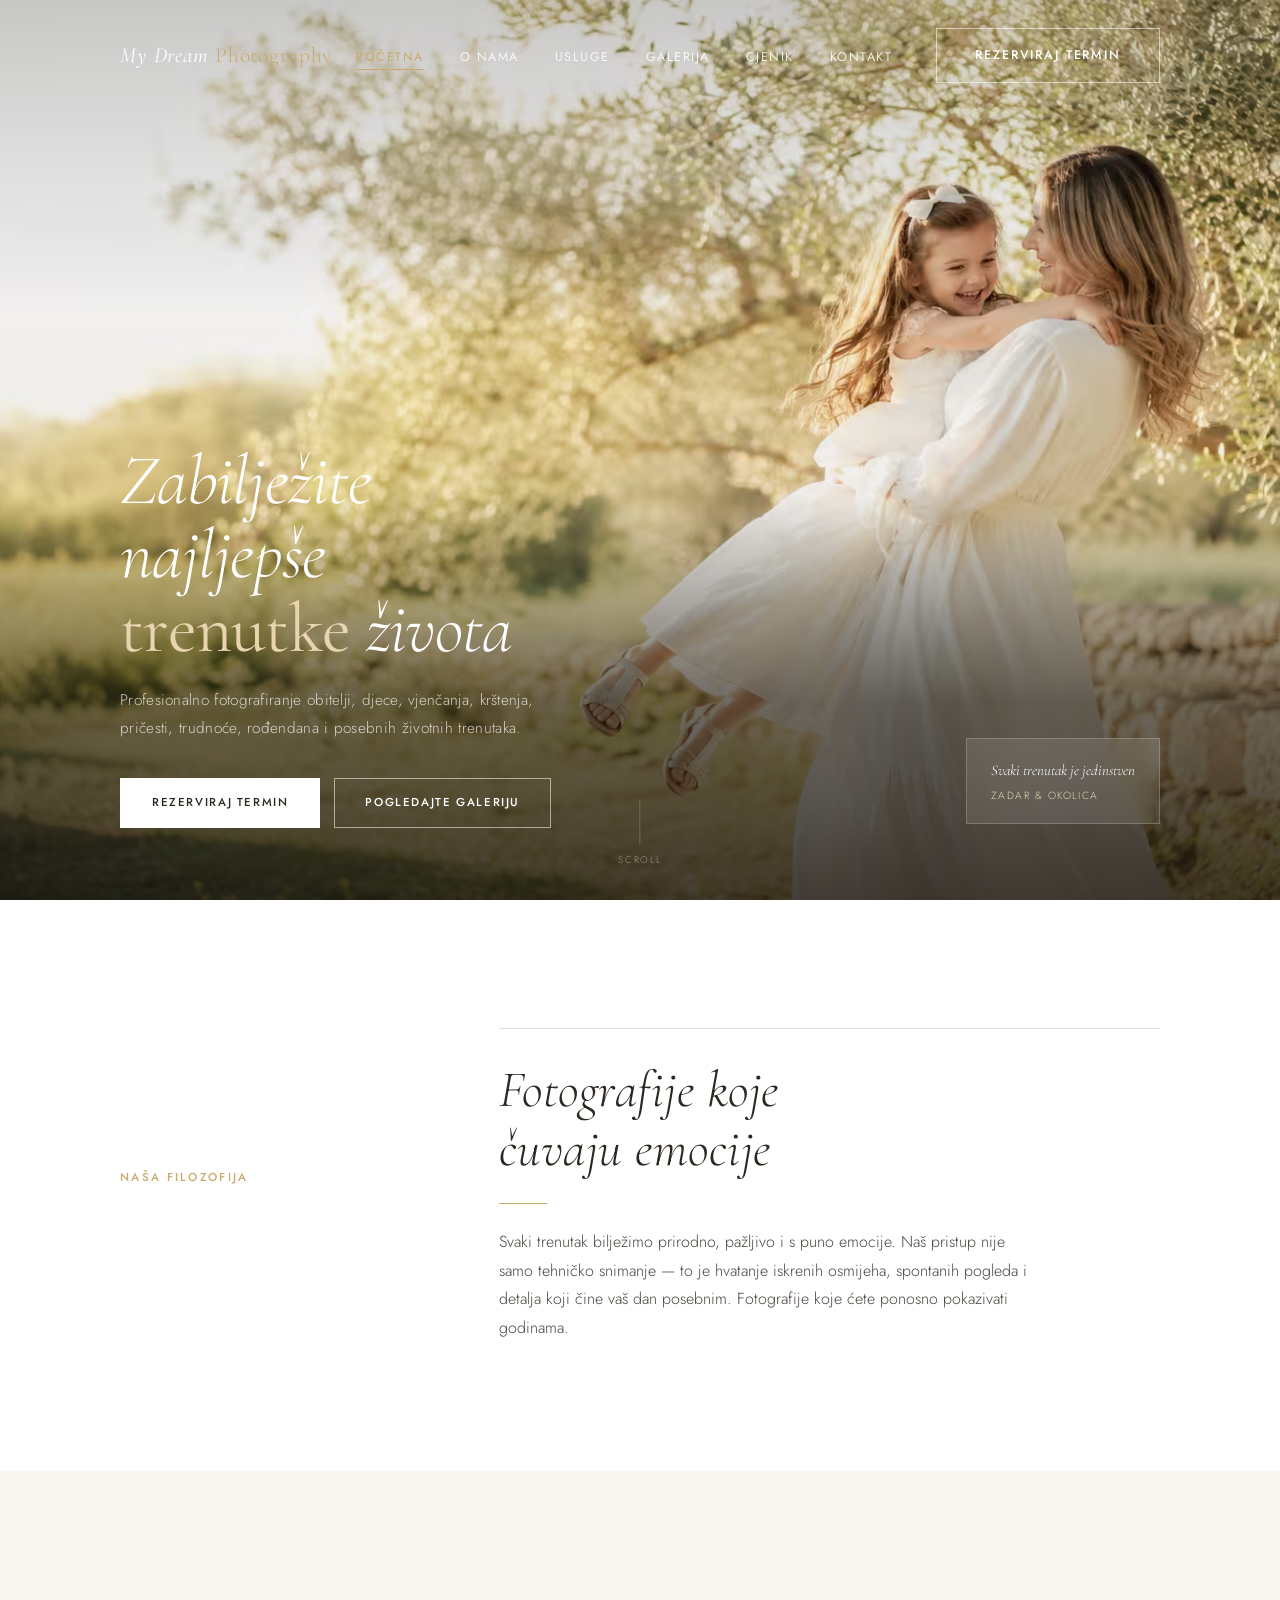
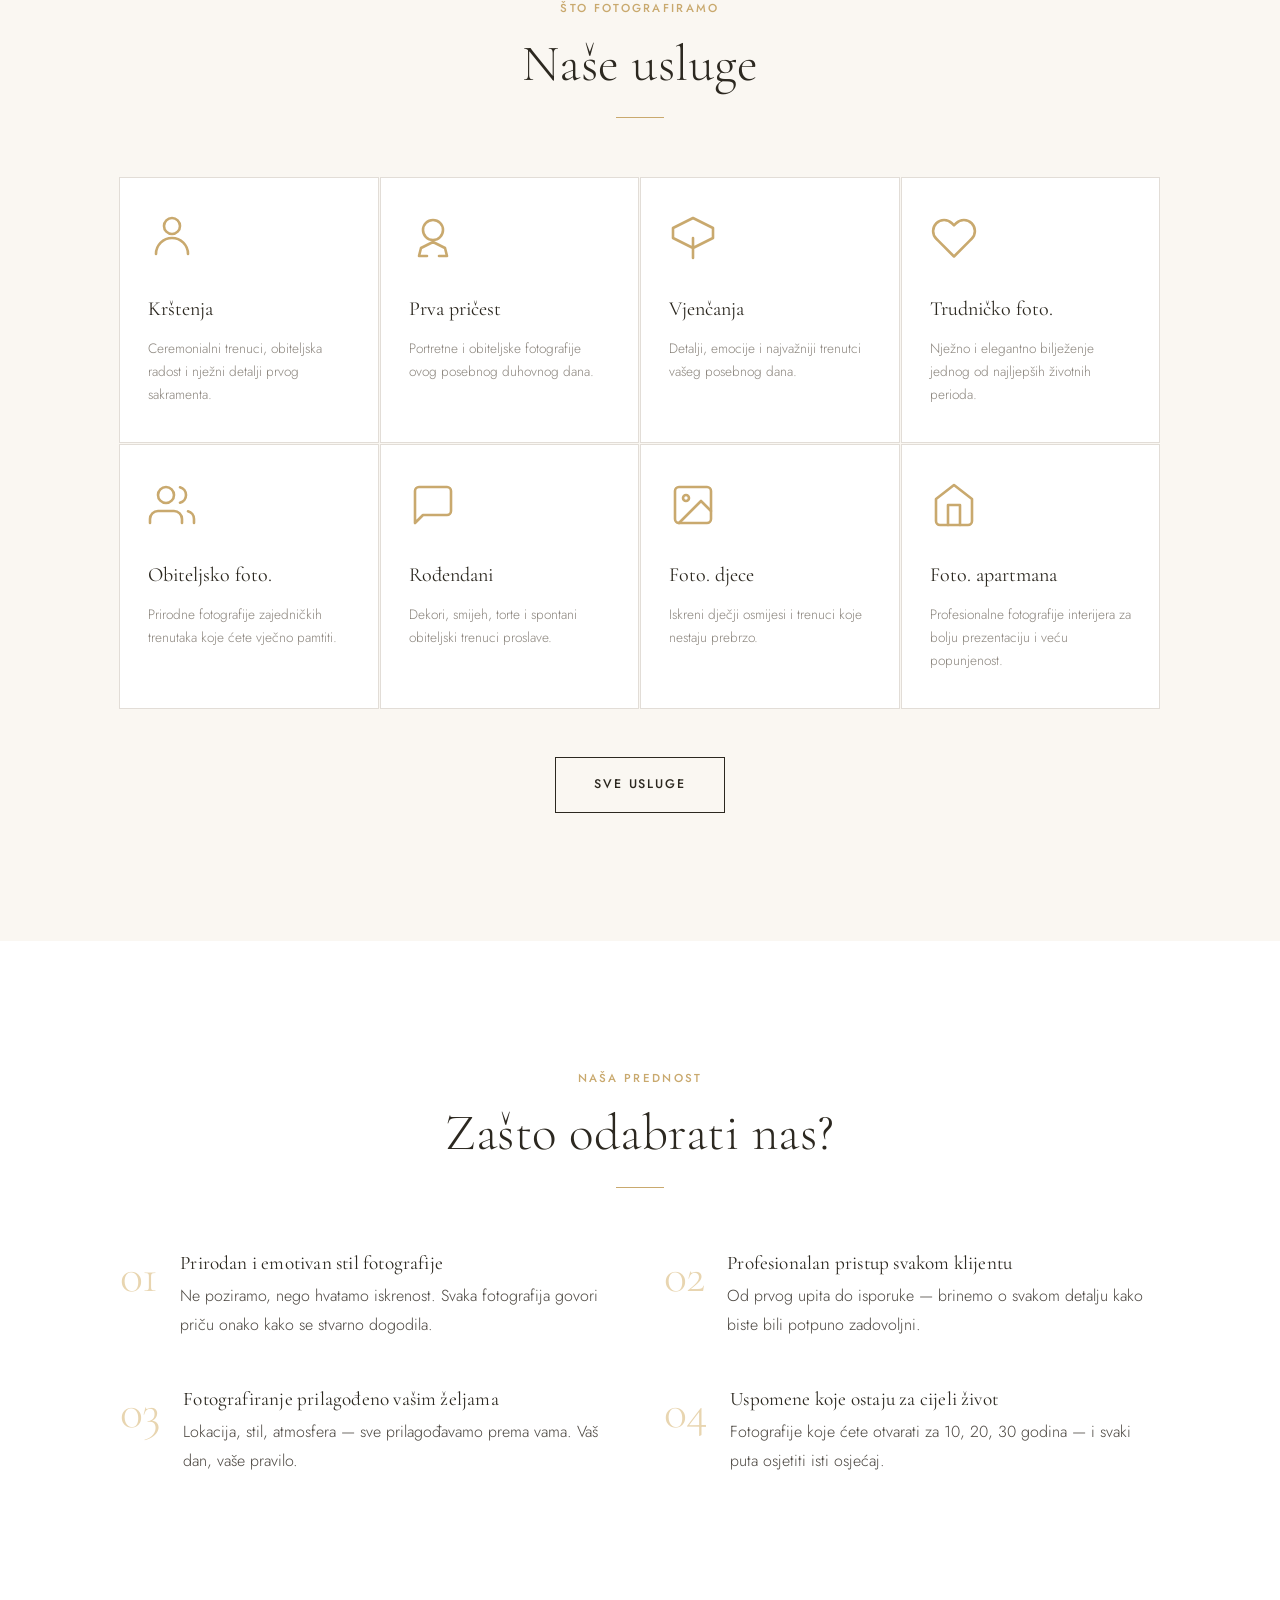
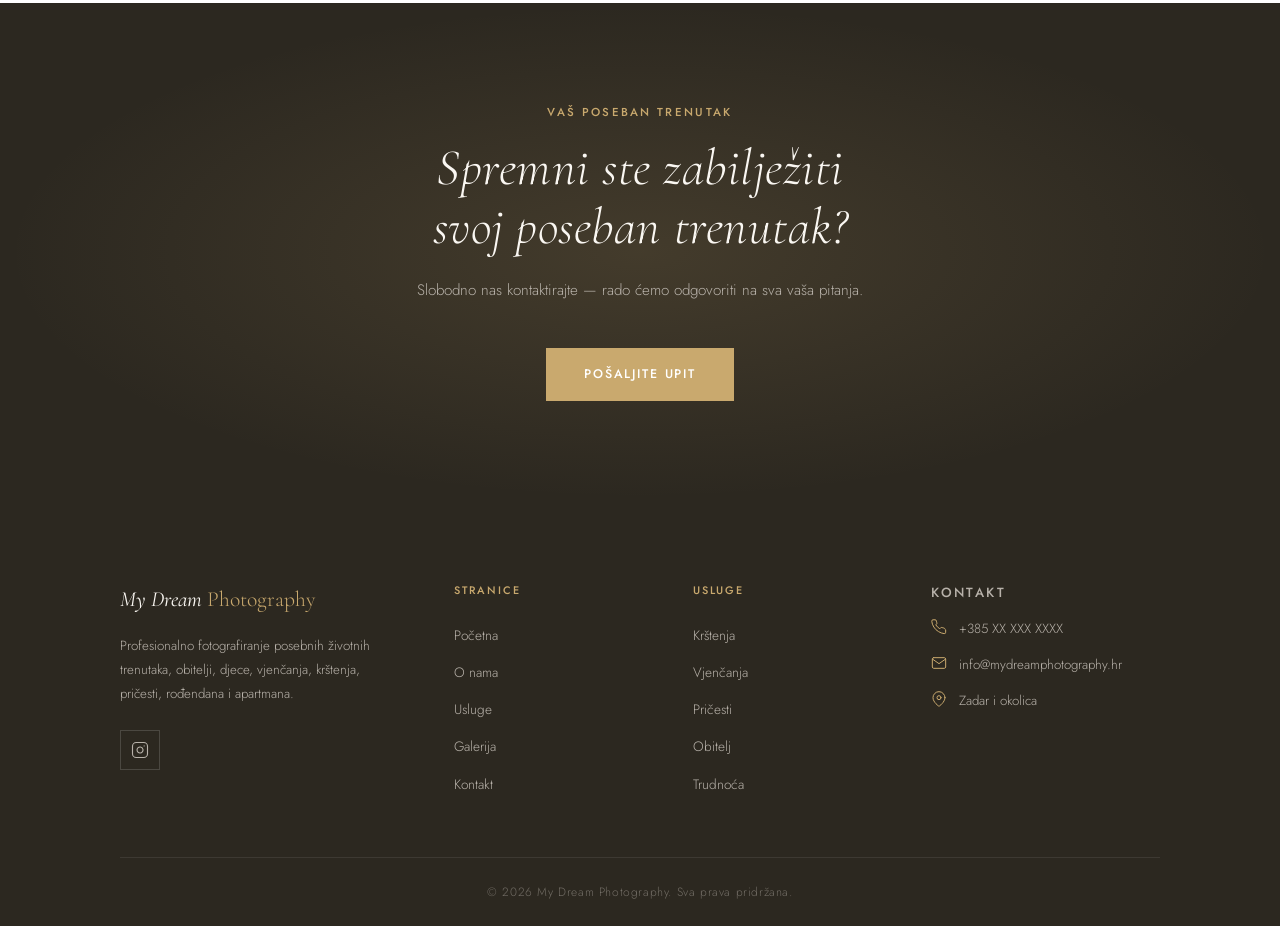
<file: index.html>
<!DOCTYPE html>
<html lang="hr">
<head>
  <meta charset="UTF-8">
  <meta name="viewport" content="width=device-width, initial-scale=1.0">
  <title>My Dream Photography | Profesionalni fotograf Zadar</title>
  <meta name="description" content="Profesionalno fotografiranje vjenčanja, krštenja, pričesti, obitelji, djece, trudnoće, rođendana i apartmana u Zadru i okolici.">
  <meta property="og:title" content="My Dream Photography | Profesionalni fotograf Zadar">
  <meta property="og:description" content="Zabilježite najljepše trenutke života kroz objektiv. Profesionalno fotografiranje u Zadru i okolici.">
  <meta property="og:type" content="website">
  <link rel="preconnect" href="https://fonts.googleapis.com">
  <link rel="preconnect" href="https://fonts.gstatic.com" crossorigin>
  <link href="https://fonts.googleapis.com/css2?family=Cormorant+Garamond:ital,wght@0,300;0,400;0,500;1,300;1,400&family=Jost:wght@300;400;500&display=swap" rel="stylesheet">
  <link rel="stylesheet" href="css/style.css">
</head>
<body>

  <!-- NAV — prozirna na hero fotografiji -->
  <nav class="nav nav--hero" aria-label="Glavna navigacija">
    <div class="container">
      <div class="nav__inner">
        <a href="index.html" class="nav__logo">My Dream <span>Photography</span></a>
        <ul class="nav__links" role="list">
          <li><a href="index.html">Početna</a></li>
          <li><a href="pages/o-nama.html">O nama</a></li>
          <li><a href="pages/usluge.html">Usluge</a></li>
          <li><a href="pages/galerija.html">Galerija</a></li>
          <li><a href="pages/cjenik.html">Cjenik</a></li>
          <li><a href="pages/kontakt.html">Kontakt</a></li>
        </ul>
        <a href="pages/kontakt.html" class="btn btn--primary nav__cta">Rezerviraj termin</a>
        <button class="nav__hamburger" aria-label="Otvori meni" aria-expanded="false">
          <span></span><span></span><span></span>
        </button>
      </div>
    </div>
  </nav>

  <!-- MOBILE MENU -->
  <div class="nav__overlay"></div>
  <div class="nav__mobile">
    <a href="index.html">Početna</a>
    <a href="pages/o-nama.html">O nama</a>
    <a href="pages/usluge.html">Usluge</a>
    <a href="pages/galerija.html">Galerija</a>
    <a href="pages/cjenik.html">Cjenik</a>
    <a href="pages/kontakt.html">Kontakt</a>
    <a href="pages/kontakt.html" class="btn btn--primary">Rezerviraj termin</a>
  </div>

  <main>

    <!-- HERO -->
    <section class="hero" aria-label="Hero sekcija">

      <!-- Fotografija u pozadini — zamijeni src kad imaš pravu sliku -->
      <img src="images/hero.avif" alt="Mama s djevojčicom u masliniku — My Dream Photography" class="hero__bg" style="position:absolute;inset:0;width:100%;height:100%;object-fit:cover;z-index:0;">

      <!-- Gradient overlay za čitljivost teksta -->
      <div class="hero__overlay"></div>

      <!-- Tekst sadržaj -->
      <div class="hero__content">
        <div class="hero__left">
          <h1 class="hero__title reveal">
            Zabilježite<br>
            najljepše<br>
            <em>trenutke</em> života
          </h1>
          <p class="hero__subtitle reveal" style="transition-delay: 0.15s;">
            Profesionalno fotografiranje obitelji, djece, vjenčanja, krštenja, pričesti, trudnoće, rođendana i posebnih životnih trenutaka.
          </p>
          <div class="hero__buttons reveal" style="transition-delay: 0.25s;">
            <a href="pages/kontakt.html" class="btn btn--hero-primary">Rezerviraj termin</a>
            <a href="pages/galerija.html" class="btn btn--hero-ghost">Pogledajte galeriju</a>
          </div>
        </div>

        <div class="hero__right">
          <div class="hero__badge reveal" style="transition-delay: 0.4s;">
            <p>Svaki trenutak je jedinstven</p>
            <span>Zadar &amp; okolica</span>
          </div>
        </div>
      </div>

      <!-- Scroll indikator -->
      <div class="hero__scroll">
        <span class="hero__scroll-line"></span>
        <span>Scroll</span>
      </div>

    </section>

    <!-- INTRO -->
    <section class="section intro" id="uvod">
      <div class="container">
        <div class="intro__inner">
          <div class="intro__label reveal-left">
            <span class="eyebrow">Naša filozofija</span>
          </div>
          <div class="intro__title-block reveal">
            <h2>Fotografije koje<br><em style="font-style:italic;">čuvaju emocije</em></h2>
            <div class="divider divider--left"></div>
            <p style="max-width: 540px;">
              Svaki trenutak bilježimo prirodno, pažljivo i s puno emocije. Naš pristup nije samo tehničko snimanje — to je hvatanje iskrenih osmijeha, spontanih pogleda i detalja koji čine vaš dan posebnim. Fotografije koje ćete ponosno pokazivati godinama.
            </p>
          </div>
        </div>
      </div>
    </section>

    <!-- SERVICES -->
    <section class="section section--cream">
      <div class="container">
        <div class="text-center reveal">
          <span class="eyebrow">Što fotografiramo</span>
          <h2>Naše usluge</h2>
          <div class="divider"></div>
        </div>
        <div class="services__grid stagger">
          <div class="service-card">
            <svg class="service-card__icon" viewBox="0 0 24 24" fill="none" stroke="currentColor" stroke-width="1.3" stroke-linecap="round" stroke-linejoin="round" aria-hidden="true">
              <path d="M12 2a4 4 0 1 0 4 4A4 4 0 0 0 12 2zM4 20a8 8 0 0 1 16 0"/>
            </svg>
            <p class="service-card__title">Krštenja</p>
            <p class="service-card__desc">Ceremonialni trenuci, obiteljska radost i nježni detalji prvog sakramenta.</p>
          </div>
          <div class="service-card">
            <svg class="service-card__icon" viewBox="0 0 24 24" fill="none" stroke="currentColor" stroke-width="1.3" stroke-linecap="round" stroke-linejoin="round" aria-hidden="true">
              <circle cx="12" cy="8" r="5"/><path d="M9 21H5l1-4 6-3 6 3 1 4h-4"/>
            </svg>
            <p class="service-card__title">Prva pričest</p>
            <p class="service-card__desc">Portretne i obiteljske fotografije ovog posebnog duhovnog dana.</p>
          </div>
          <div class="service-card">
            <svg class="service-card__icon" viewBox="0 0 24 24" fill="none" stroke="currentColor" stroke-width="1.3" stroke-linecap="round" stroke-linejoin="round" aria-hidden="true">
              <path d="M12 22V12M2 7l10-5 10 5M2 7v5l10 5 10-5V7"/>
            </svg>
            <p class="service-card__title">Vjenčanja</p>
            <p class="service-card__desc">Detalji, emocije i najvažniji trenutci vašeg posebnog dana.</p>
          </div>
          <div class="service-card">
            <svg class="service-card__icon" viewBox="0 0 24 24" fill="none" stroke="currentColor" stroke-width="1.3" stroke-linecap="round" stroke-linejoin="round" aria-hidden="true">
              <path d="M20.84 4.61a5.5 5.5 0 0 0-7.78 0L12 5.67l-1.06-1.06a5.5 5.5 0 0 0-7.78 7.78l1.06 1.06L12 21.23l7.78-7.78 1.06-1.06a5.5 5.5 0 0 0 0-7.78z"/>
            </svg>
            <p class="service-card__title">Trudničko foto.</p>
            <p class="service-card__desc">Nježno i elegantno bilježenje jednog od najljepših životnih perioda.</p>
          </div>
          <div class="service-card">
            <svg class="service-card__icon" viewBox="0 0 24 24" fill="none" stroke="currentColor" stroke-width="1.3" stroke-linecap="round" stroke-linejoin="round" aria-hidden="true">
              <path d="M17 21v-2a4 4 0 0 0-4-4H5a4 4 0 0 0-4 4v2"/><circle cx="9" cy="7" r="4"/>
              <path d="M23 21v-2a4 4 0 0 0-3-3.87"/><path d="M16 3.13a4 4 0 0 1 0 7.75"/>
            </svg>
            <p class="service-card__title">Obiteljsko foto.</p>
            <p class="service-card__desc">Prirodne fotografije zajedničkih trenutaka koje ćete vječno pamtiti.</p>
          </div>
          <div class="service-card">
            <svg class="service-card__icon" viewBox="0 0 24 24" fill="none" stroke="currentColor" stroke-width="1.3" stroke-linecap="round" stroke-linejoin="round" aria-hidden="true">
              <path d="M21 15a2 2 0 0 1-2 2H7l-4 4V5a2 2 0 0 1 2-2h14a2 2 0 0 1 2 2z"/>
            </svg>
            <p class="service-card__title">Rođendani</p>
            <p class="service-card__desc">Dekori, smijeh, torte i spontani obiteljski trenuci proslave.</p>
          </div>
          <div class="service-card">
            <svg class="service-card__icon" viewBox="0 0 24 24" fill="none" stroke="currentColor" stroke-width="1.3" stroke-linecap="round" stroke-linejoin="round" aria-hidden="true">
              <rect x="3" y="3" width="18" height="18" rx="2"/><circle cx="8.5" cy="8.5" r="1.5"/>
              <path d="M21 15l-5-5L5 21"/>
            </svg>
            <p class="service-card__title">Foto. djece</p>
            <p class="service-card__desc">Iskreni dječji osmijesi i trenuci koje nestaju prebrzo.</p>
          </div>
          <div class="service-card">
            <svg class="service-card__icon" viewBox="0 0 24 24" fill="none" stroke="currentColor" stroke-width="1.3" stroke-linecap="round" stroke-linejoin="round" aria-hidden="true">
              <path d="M3 9l9-7 9 7v11a2 2 0 0 1-2 2H5a2 2 0 0 1-2-2z"/>
              <polyline points="9 22 9 12 15 12 15 22"/>
            </svg>
            <p class="service-card__title">Foto. apartmana</p>
            <p class="service-card__desc">Profesionalne fotografije interijera za bolju prezentaciju i veću popunjenost.</p>
          </div>
        </div>
        <div class="text-center mt-48 reveal">
          <a href="pages/usluge.html" class="btn btn--outline">Sve usluge</a>
        </div>
      </div>
    </section>

    <!-- WHY US -->
    <section class="section">
      <div class="container">
        <div class="reveal text-center">
          <span class="eyebrow">Naša prednost</span>
          <h2>Zašto odabrati nas?</h2>
          <div class="divider"></div>
        </div>
        <div class="why__grid stagger" style="margin-top: 64px;">
          <div class="why-item">
            <span class="why-item__num">01</span>
            <div class="why-item__content">
              <h4>Prirodan i emotivan stil fotografije</h4>
              <p>Ne poziramo, nego hvatamo iskrenost. Svaka fotografija govori priču onako kako se stvarno dogodila.</p>
            </div>
          </div>
          <div class="why-item">
            <span class="why-item__num">02</span>
            <div class="why-item__content">
              <h4>Profesionalan pristup svakom klijentu</h4>
              <p>Od prvog upita do isporuke — brinemo o svakom detalju kako biste bili potpuno zadovoljni.</p>
            </div>
          </div>
          <div class="why-item">
            <span class="why-item__num">03</span>
            <div class="why-item__content">
              <h4>Fotografiranje prilagođeno vašim željama</h4>
              <p>Lokacija, stil, atmosfera — sve prilagođavamo prema vama. Vaš dan, vaše pravilo.</p>
            </div>
          </div>
          <div class="why-item">
            <span class="why-item__num">04</span>
            <div class="why-item__content">
              <h4>Uspomene koje ostaju za cijeli život</h4>
              <p>Fotografije koje ćete otvarati za 10, 20, 30 godina — i svaki puta osjetiti isti osjećaj.</p>
            </div>
          </div>
        </div>
      </div>
    </section>

    <!-- CTA BANNER -->
    <section class="cta-banner reveal">
      <div class="container text-center">
        <span class="eyebrow" style="color: var(--gold);">Vaš poseban trenutak</span>
        <h2>Spremni ste zabilježiti<br>svoj poseban trenutak?</h2>
        <p>Slobodno nas kontaktirajte — rado ćemo odgovoriti na sva vaša pitanja.</p>
        <a href="pages/kontakt.html" class="btn btn--gold">Pošaljite upit</a>
      </div>
    </section>

  </main>

  <!-- FOOTER -->
  <footer class="footer" role="contentinfo">
    <div class="container">
      <div class="footer__inner">
        <div>
          <a href="index.html" class="footer__logo">My Dream <span>Photography</span></a>
          <p class="footer__desc">Profesionalno fotografiranje posebnih životnih trenutaka, obitelji, djece, vjenčanja, krštenja, pričesti, rođendana i apartmana.</p>
          <a href="#" class="footer__insta" aria-label="Instagram profil">
            <svg width="18" height="18" viewBox="0 0 24 24" fill="none" stroke="currentColor" stroke-width="1.5" stroke-linecap="round" stroke-linejoin="round" aria-hidden="true">
              <rect x="2" y="2" width="20" height="20" rx="5" ry="5"/>
              <path d="M16 11.37A4 4 0 1 1 12.63 8 4 4 0 0 1 16 11.37z"/>
              <line x1="17.5" y1="6.5" x2="17.51" y2="6.5"/>
            </svg>
          </a>
        </div>
        <div>
          <p class="footer__heading">Stranice</p>
          <ul class="footer__links">
            <li><a href="index.html">Početna</a></li>
            <li><a href="pages/o-nama.html">O nama</a></li>
            <li><a href="pages/usluge.html">Usluge</a></li>
            <li><a href="pages/galerija.html">Galerija</a></li>
            <li><a href="pages/kontakt.html">Kontakt</a></li>
          </ul>
        </div>
        <div>
          <p class="footer__heading">Usluge</p>
          <ul class="footer__links">
            <li><a href="pages/usluge.html">Krštenja</a></li>
            <li><a href="pages/usluge.html">Vjenčanja</a></li>
            <li><a href="pages/usluge.html">Pričesti</a></li>
            <li><a href="pages/usluge.html">Obitelj</a></li>
            <li><a href="pages/usluge.html">Trudnoća</a></li>
          </ul>
        </div>
        <div class="footer__contact">
          <p class="footer__heading">Kontakt</p>
          <p>
            <svg viewBox="0 0 24 24" fill="none" stroke="currentColor" stroke-width="1.5" stroke-linecap="round" stroke-linejoin="round" aria-hidden="true"><path d="M22 16.92v3a2 2 0 0 1-2.18 2 19.79 19.79 0 0 1-8.63-3.07A19.5 19.5 0 0 1 4.19 12a19.79 19.79 0 0 1-3-8.64A2 2 0 0 1 3.06 1.18h3a2 2 0 0 1 2 1.72 12.84 12.84 0 0 0 .7 2.81 2 2 0 0 1-.45 2.11L7.09 8.54a16 16 0 0 0 6 6l1.27-1.27a2 2 0 0 1 2.11-.45 12.84 12.84 0 0 0 2.81.7A2 2 0 0 1 21 15z"/></svg>
            +385 XX XXX XXXX
          </p>
          <p>
            <svg viewBox="0 0 24 24" fill="none" stroke="currentColor" stroke-width="1.5" stroke-linecap="round" stroke-linejoin="round" aria-hidden="true"><path d="M4 4h16c1.1 0 2 .9 2 2v12c0 1.1-.9 2-2 2H4c-1.1 0-2-.9-2-2V6c0-1.1.9-2 2-2z"/><polyline points="22,6 12,13 2,6"/></svg>
            info@mydreamphotography.hr
          </p>
          <p>
            <svg viewBox="0 0 24 24" fill="none" stroke="currentColor" stroke-width="1.5" stroke-linecap="round" stroke-linejoin="round" aria-hidden="true"><path d="M21 10c0 7-9 13-9 13s-9-6-9-13a9 9 0 0 1 18 0z"/><circle cx="12" cy="10" r="3"/></svg>
            Zadar i okolica
          </p>
        </div>
      </div>
    </div>
    <div class="footer__bottom">
      &copy; 2026 My Dream Photography. Sva prava pridržana.
    </div>
  </footer>

  <script src="js/shared.js"></script>
</body>
</html>
</file>
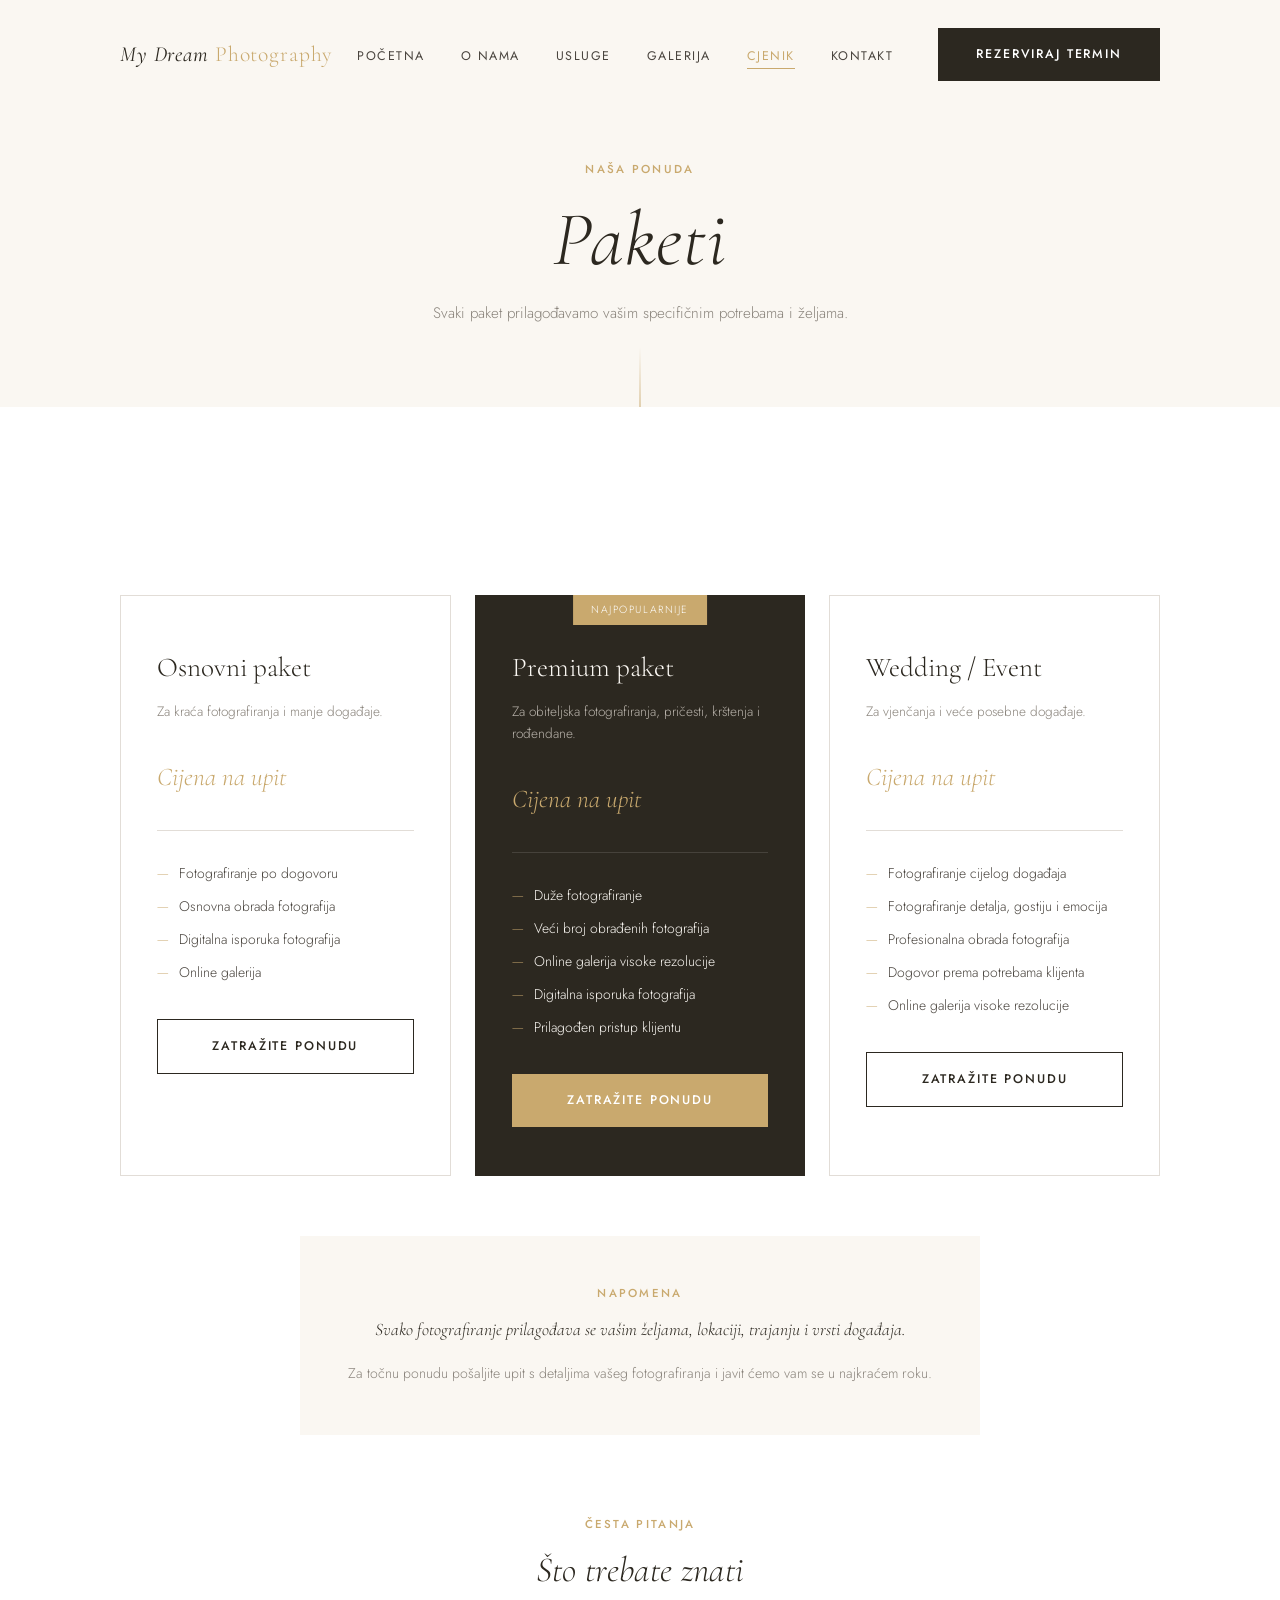
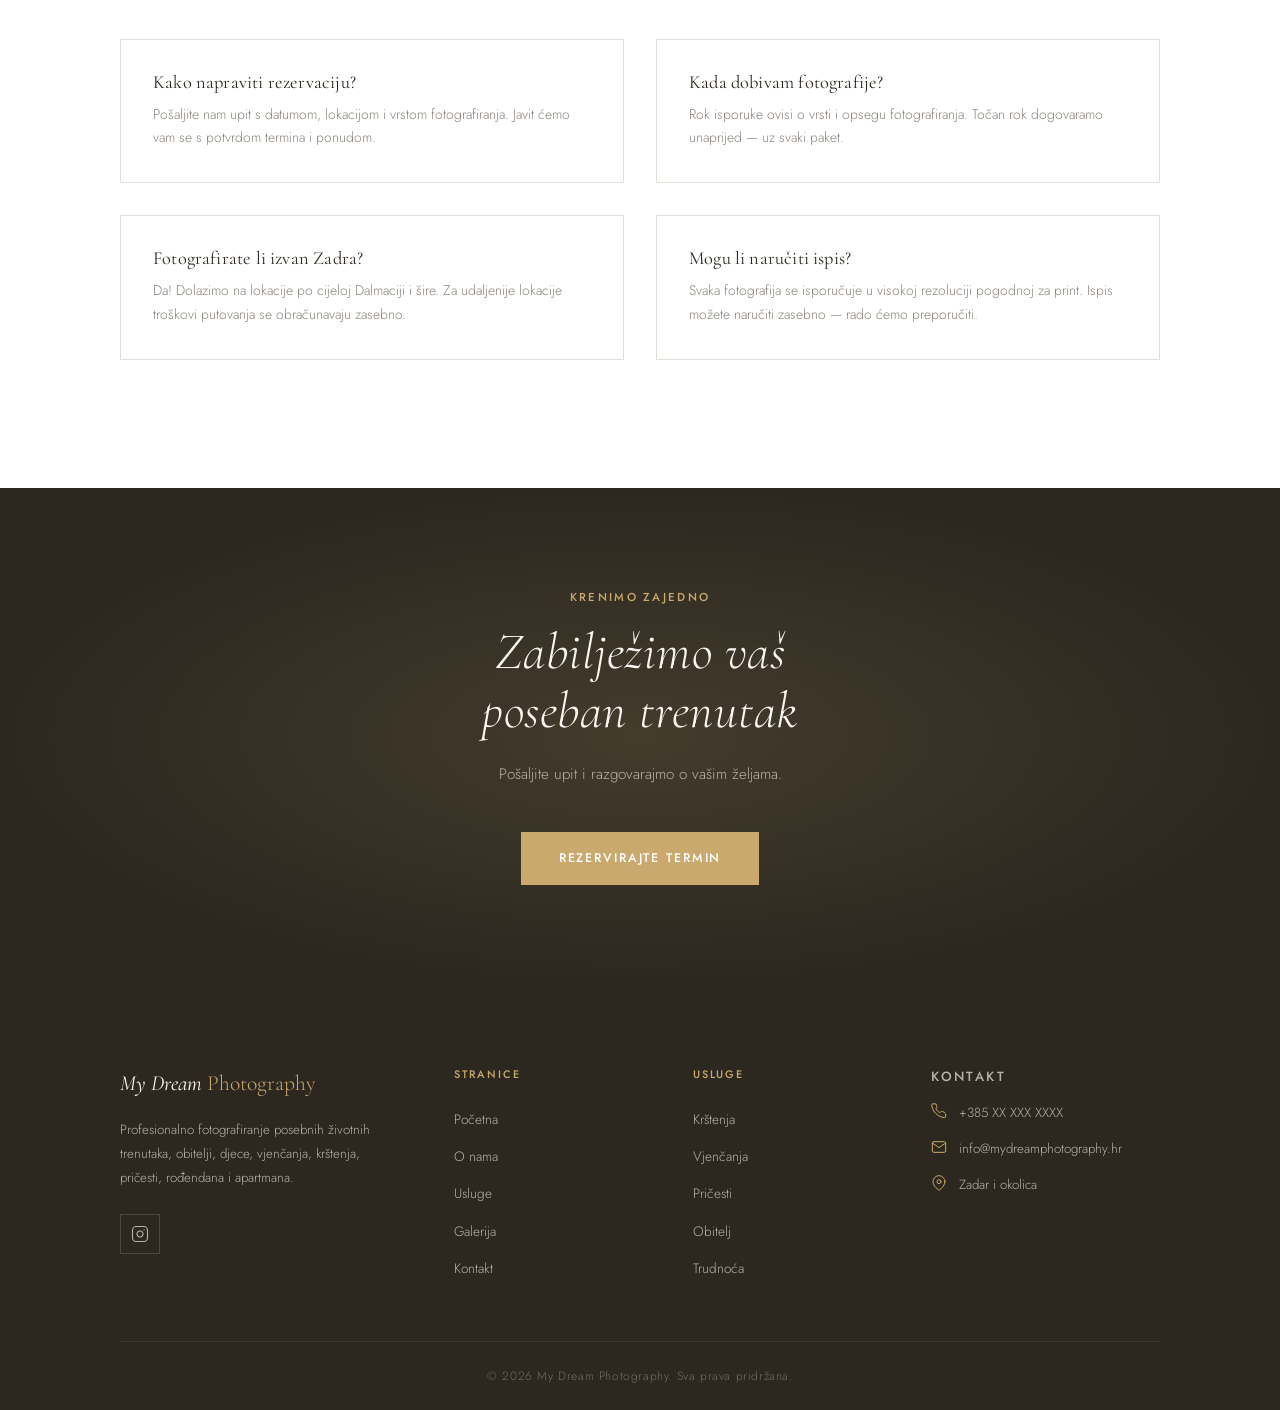
<file: pages/cjenik.html>
<!DOCTYPE html>
<html lang="hr">
<head>
  <meta charset="UTF-8">
  <meta name="viewport" content="width=device-width, initial-scale=1.0">
  <title>Cjenik & Paketi | My Dream Photography Zadar</title>
  <meta name="description" content="Pogledajte naše fotografske pakete. Cijena na upit — svako fotografiranje prilagođavamo vašim željama i potrebama.">
  <link rel="preconnect" href="https://fonts.googleapis.com">
  <link rel="preconnect" href="https://fonts.gstatic.com" crossorigin>
  <link href="https://fonts.googleapis.com/css2?family=Cormorant+Garamond:ital,wght@0,300;0,400;0,500;1,300;1,400&family=Jost:wght@300;400;500&display=swap" rel="stylesheet">
  <link rel="stylesheet" href="../css/style.css">
</head>
<body>

  <!-- NAV -->
  <nav class="nav" aria-label="Glavna navigacija">
    <div class="container">
      <div class="nav__inner">
        <a href="../index.html" class="nav__logo">My Dream <span>Photography</span></a>
        <ul class="nav__links" role="list">
          <li><a href="../index.html">Početna</a></li>
          <li><a href="o-nama.html">O nama</a></li>
          <li><a href="usluge.html">Usluge</a></li>
          <li><a href="galerija.html">Galerija</a></li>
          <li><a href="cjenik.html">Cjenik</a></li>
          <li><a href="kontakt.html">Kontakt</a></li>
        </ul>
        <a href="kontakt.html" class="btn btn--primary nav__cta">Rezerviraj termin</a>
        <button class="nav__hamburger" aria-label="Otvori meni" aria-expanded="false">
          <span></span><span></span><span></span>
        </button>
      </div>
    </div>
  </nav>

  <div class="nav__overlay"></div>
  <div class="nav__mobile">
    <a href="../index.html">Početna</a>
    <a href="o-nama.html">O nama</a>
    <a href="usluge.html">Usluge</a>
    <a href="galerija.html">Galerija</a>
    <a href="cjenik.html">Cjenik</a>
    <a href="kontakt.html">Kontakt</a>
    <a href="kontakt.html" class="btn btn--primary">Rezerviraj termin</a>
  </div>

  <main>

    <!-- PAGE HEADER -->
    <div class="page-header">
      <div class="container">
        <span class="eyebrow reveal" style="transition-delay: 0.1s;">Naša ponuda</span>
        <h1 class="reveal" style="transition-delay: 0.2s;">Paketi</h1>
        <p class="reveal" style="transition-delay: 0.3s; max-width: 500px;">Svaki paket prilagođavamo vašim specifičnim potrebama i željama.</p>
      </div>
    </div>

    <!-- PRICING -->
    <section class="section">
      <div class="container">
        <div class="pricing-grid">

          <!-- Basic -->
          <div class="pricing-card reveal" style="transition-delay: 0.05s;">
            <p class="pricing-card__title">Osnovni paket</p>
            <p class="pricing-card__subtitle">Za kraća fotografiranja i manje događaje.</p>
            <div class="pricing-card__price">
              <span class="pricing-card__price-value">Cijena na upit</span>
            </div>
            <ul class="pricing-card__items">
              <li>Fotografiranje po dogovoru</li>
              <li>Osnovna obrada fotografija</li>
              <li>Digitalna isporuka fotografija</li>
              <li>Online galerija</li>
            </ul>
            <a href="kontakt.html" class="btn btn--outline" style="width: 100%; justify-content: center;">Zatražite ponudu</a>
          </div>

          <!-- Premium (featured) -->
          <div class="pricing-card pricing-card--featured reveal" style="transition-delay: 0.15s;">
            <div class="pricing-card__label">Najpopularnije</div>
            <p class="pricing-card__title">Premium paket</p>
            <p class="pricing-card__subtitle">Za obiteljska fotografiranja, pričesti, krštenja i rođendane.</p>
            <div class="pricing-card__price">
              <span class="pricing-card__price-value">Cijena na upit</span>
            </div>
            <ul class="pricing-card__items">
              <li>Duže fotografiranje</li>
              <li>Veći broj obrađenih fotografija</li>
              <li>Online galerija visoke rezolucije</li>
              <li>Digitalna isporuka fotografija</li>
              <li>Prilagođen pristup klijentu</li>
            </ul>
            <a href="kontakt.html" class="btn btn--gold" style="width: 100%; justify-content: center;">Zatražite ponudu</a>
          </div>

          <!-- Wedding -->
          <div class="pricing-card reveal" style="transition-delay: 0.25s;">
            <p class="pricing-card__title">Wedding / Event</p>
            <p class="pricing-card__subtitle">Za vjenčanja i veće posebne događaje.</p>
            <div class="pricing-card__price">
              <span class="pricing-card__price-value">Cijena na upit</span>
            </div>
            <ul class="pricing-card__items">
              <li>Fotografiranje cijelog događaja</li>
              <li>Fotografiranje detalja, gostiju i emocija</li>
              <li>Profesionalna obrada fotografija</li>
              <li>Dogovor prema potrebama klijenta</li>
              <li>Online galerija visoke rezolucije</li>
            </ul>
            <a href="kontakt.html" class="btn btn--outline" style="width: 100%; justify-content: center;">Zatražite ponudu</a>
          </div>

        </div>

        <!-- Note -->
        <div class="reveal" style="margin-top: 60px; padding: 48px; background: var(--cream); text-align: center; max-width: 680px; margin-left: auto; margin-right: auto;">
          <span class="eyebrow" style="display:block; margin-bottom: 12px;">Napomena</span>
          <p style="font-family: var(--serif); font-size: 1.1rem; font-style: italic; color: var(--text-dark); line-height: 1.7; margin-bottom: 16px;">
            Svako fotografiranje prilagođava se vašim željama, lokaciji, trajanju i vrsti događaja.
          </p>
          <p style="font-size: 0.88rem; color: var(--text-light);">
            Za točnu ponudu pošaljite upit s detaljima vašeg fotografiranja i javit ćemo vam se u najkraćem roku.
          </p>
        </div>

        <!-- FAQ strip -->
        <div class="reveal" style="margin-top: 80px;">
          <div class="text-center" style="margin-bottom: 48px;">
            <span class="eyebrow">Česta pitanja</span>
            <h2 style="font-family: var(--serif); font-size: 2.2rem; font-weight: 300; font-style: italic;">Što trebate znati</h2>
          </div>

          <div style="display: grid; grid-template-columns: 1fr 1fr; gap: 32px;">
            <div style="padding: 32px; border: 1px solid var(--warm-gray);">
              <h4 style="font-family: var(--serif); font-size: 1.15rem; font-weight: 400; color: var(--text-dark); margin-bottom: 10px;">Kako napraviti rezervaciju?</h4>
              <p style="font-size: 0.87rem; color: var(--text-light); line-height: 1.7;">Pošaljite nam upit s datumom, lokacijom i vrstom fotografiranja. Javit ćemo vam se s potvrdom termina i ponudom.</p>
            </div>
            <div style="padding: 32px; border: 1px solid var(--warm-gray);">
              <h4 style="font-family: var(--serif); font-size: 1.15rem; font-weight: 400; color: var(--text-dark); margin-bottom: 10px;">Kada dobivam fotografije?</h4>
              <p style="font-size: 0.87rem; color: var(--text-light); line-height: 1.7;">Rok isporuke ovisi o vrsti i opsegu fotografiranja. Točan rok dogovaramo unaprijed — uz svaki paket.</p>
            </div>
            <div style="padding: 32px; border: 1px solid var(--warm-gray);">
              <h4 style="font-family: var(--serif); font-size: 1.15rem; font-weight: 400; color: var(--text-dark); margin-bottom: 10px;">Fotografirate li izvan Zadra?</h4>
              <p style="font-size: 0.87rem; color: var(--text-light); line-height: 1.7;">Da! Dolazimo na lokacije po cijeloj Dalmaciji i šire. Za udaljenije lokacije troškovi putovanja se obračunavaju zasebno.</p>
            </div>
            <div style="padding: 32px; border: 1px solid var(--warm-gray);">
              <h4 style="font-family: var(--serif); font-size: 1.15rem; font-weight: 400; color: var(--text-dark); margin-bottom: 10px;">Mogu li naručiti ispis?</h4>
              <p style="font-size: 0.87rem; color: var(--text-light); line-height: 1.7;">Svaka fotografija se isporučuje u visokoj rezoluciji pogodnoj za print. Ispis možete naručiti zasebno — rado ćemo preporučiti.</p>
            </div>
          </div>
        </div>

      </div>
    </section>

    <!-- CTA -->
    <section class="cta-banner reveal">
      <div class="container text-center">
        <span class="eyebrow" style="color: var(--gold);">Krenimo zajedno</span>
        <h2>Zabilježimo vaš<br>poseban trenutak</h2>
        <p>Pošaljite upit i razgovarajmo o vašim željama.</p>
        <a href="kontakt.html" class="btn btn--gold">Rezervirajte termin</a>
      </div>
    </section>

  </main>

  <!-- FOOTER -->
  <footer class="footer" role="contentinfo">
    <div class="container">
      <div class="footer__inner">
        <div>
          <a href="../index.html" class="footer__logo">My Dream <span>Photography</span></a>
          <p class="footer__desc">Profesionalno fotografiranje posebnih životnih trenutaka, obitelji, djece, vjenčanja, krštenja, pričesti, rođendana i apartmana.</p>
          <a href="#" class="footer__insta" aria-label="Instagram profil">
            <svg width="18" height="18" viewBox="0 0 24 24" fill="none" stroke="currentColor" stroke-width="1.5" stroke-linecap="round" stroke-linejoin="round" aria-hidden="true">
              <rect x="2" y="2" width="20" height="20" rx="5" ry="5"/>
              <path d="M16 11.37A4 4 0 1 1 12.63 8 4 4 0 0 1 16 11.37z"/>
              <line x1="17.5" y1="6.5" x2="17.51" y2="6.5"/>
            </svg>
          </a>
        </div>
        <div>
          <p class="footer__heading">Stranice</p>
          <ul class="footer__links">
            <li><a href="../index.html">Početna</a></li>
            <li><a href="o-nama.html">O nama</a></li>
            <li><a href="usluge.html">Usluge</a></li>
            <li><a href="galerija.html">Galerija</a></li>
            <li><a href="kontakt.html">Kontakt</a></li>
          </ul>
        </div>
        <div>
          <p class="footer__heading">Usluge</p>
          <ul class="footer__links">
            <li><a href="usluge.html">Krštenja</a></li>
            <li><a href="usluge.html">Vjenčanja</a></li>
            <li><a href="usluge.html">Pričesti</a></li>
            <li><a href="usluge.html">Obitelj</a></li>
            <li><a href="usluge.html">Trudnoća</a></li>
          </ul>
        </div>
        <div class="footer__contact">
          <p class="footer__heading">Kontakt</p>
          <p><svg viewBox="0 0 24 24" fill="none" stroke="currentColor" stroke-width="1.5" stroke-linecap="round" stroke-linejoin="round" aria-hidden="true"><path d="M22 16.92v3a2 2 0 0 1-2.18 2 19.79 19.79 0 0 1-8.63-3.07A19.5 19.5 0 0 1 4.19 12a19.79 19.79 0 0 1-3-8.64A2 2 0 0 1 3.06 1.18h3a2 2 0 0 1 2 1.72 12.84 12.84 0 0 0 .7 2.81 2 2 0 0 1-.45 2.11L7.09 8.54a16 16 0 0 0 6 6l1.27-1.27a2 2 0 0 1 2.11-.45 12.84 12.84 0 0 0 2.81.7A2 2 0 0 1 21 15z"/></svg>+385 XX XXX XXXX</p>
          <p><svg viewBox="0 0 24 24" fill="none" stroke="currentColor" stroke-width="1.5" stroke-linecap="round" stroke-linejoin="round" aria-hidden="true"><path d="M4 4h16c1.1 0 2 .9 2 2v12c0 1.1-.9 2-2 2H4c-1.1 0-2-.9-2-2V6c0-1.1.9-2 2-2z"/><polyline points="22,6 12,13 2,6"/></svg>info@mydreamphotography.hr</p>
          <p><svg viewBox="0 0 24 24" fill="none" stroke="currentColor" stroke-width="1.5" stroke-linecap="round" stroke-linejoin="round" aria-hidden="true"><path d="M21 10c0 7-9 13-9 13s-9-6-9-13a9 9 0 0 1 18 0z"/><circle cx="12" cy="10" r="3"/></svg>Zadar i okolica</p>
        </div>
      </div>
    </div>
    <div class="footer__bottom">&copy; 2026 My Dream Photography. Sva prava pridržana.</div>
  </footer>

  <script src="../js/shared.js"></script>
</body>
</html>
</file>
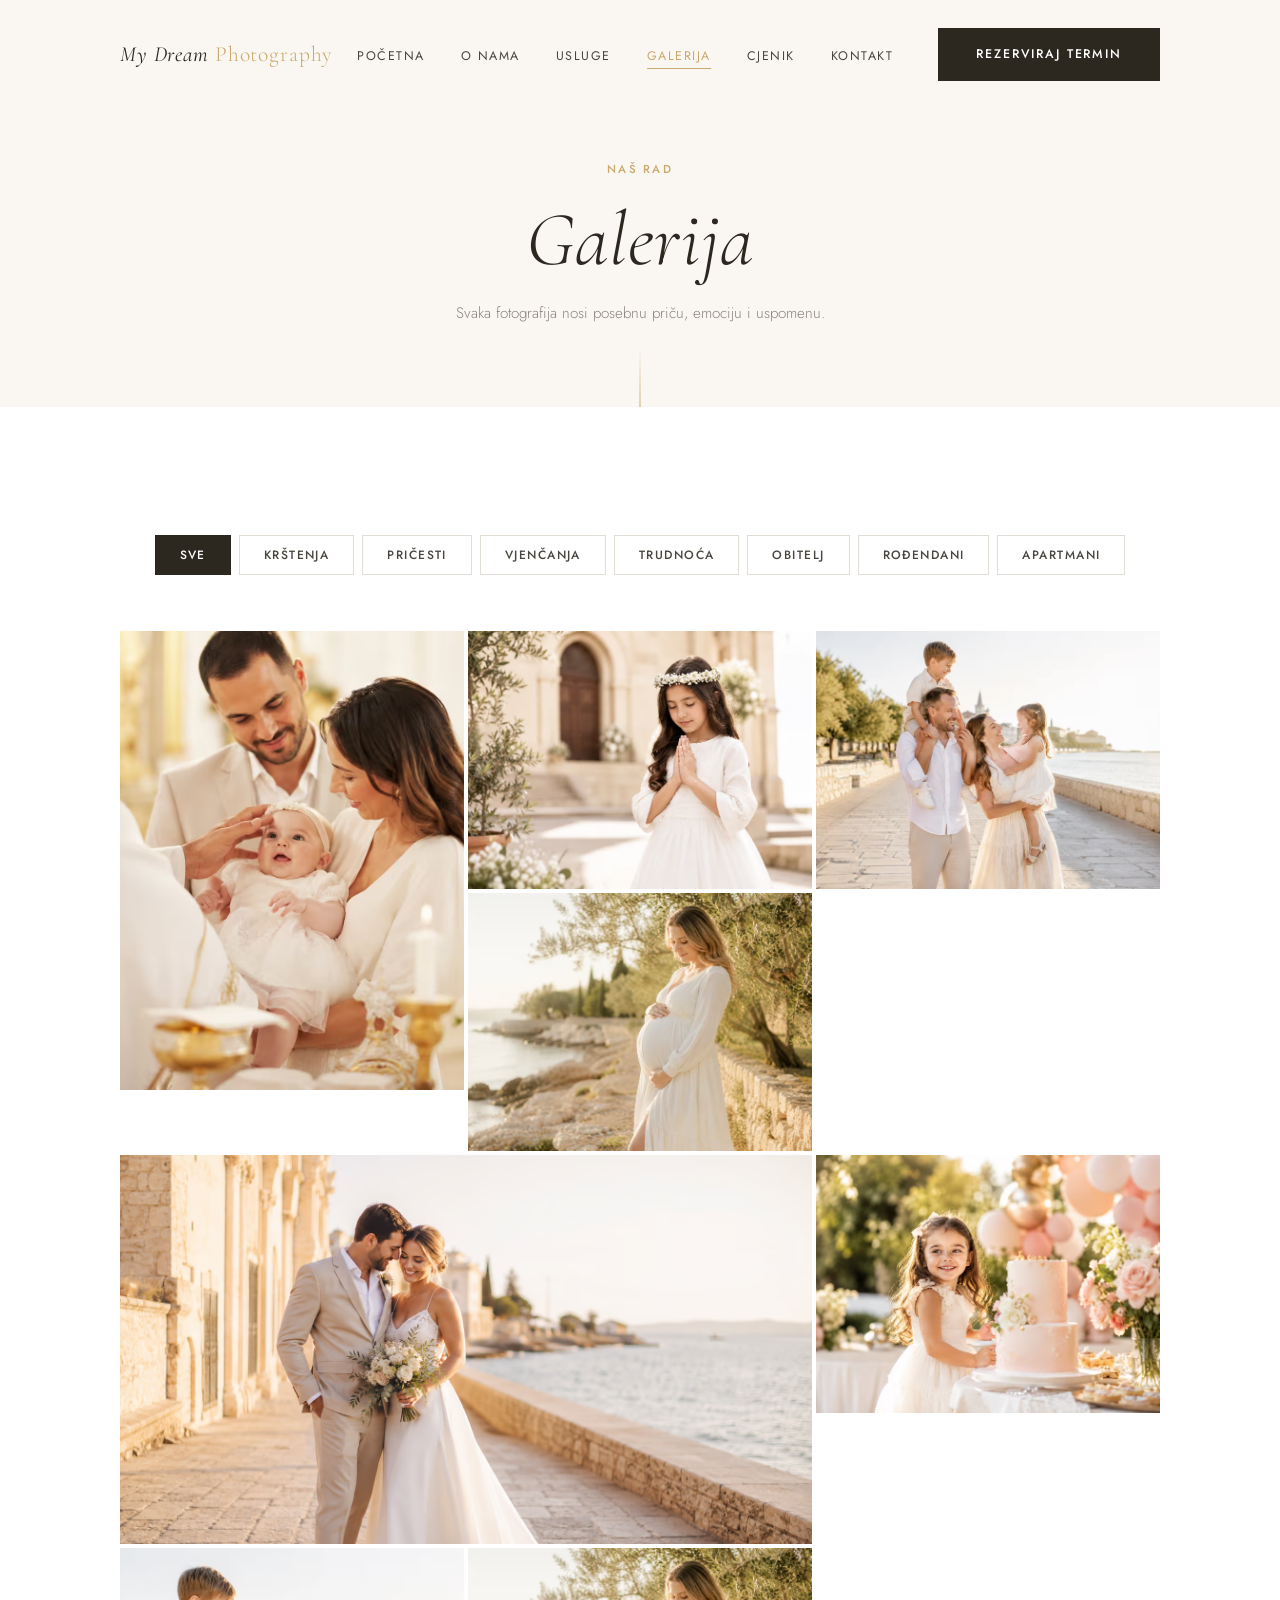
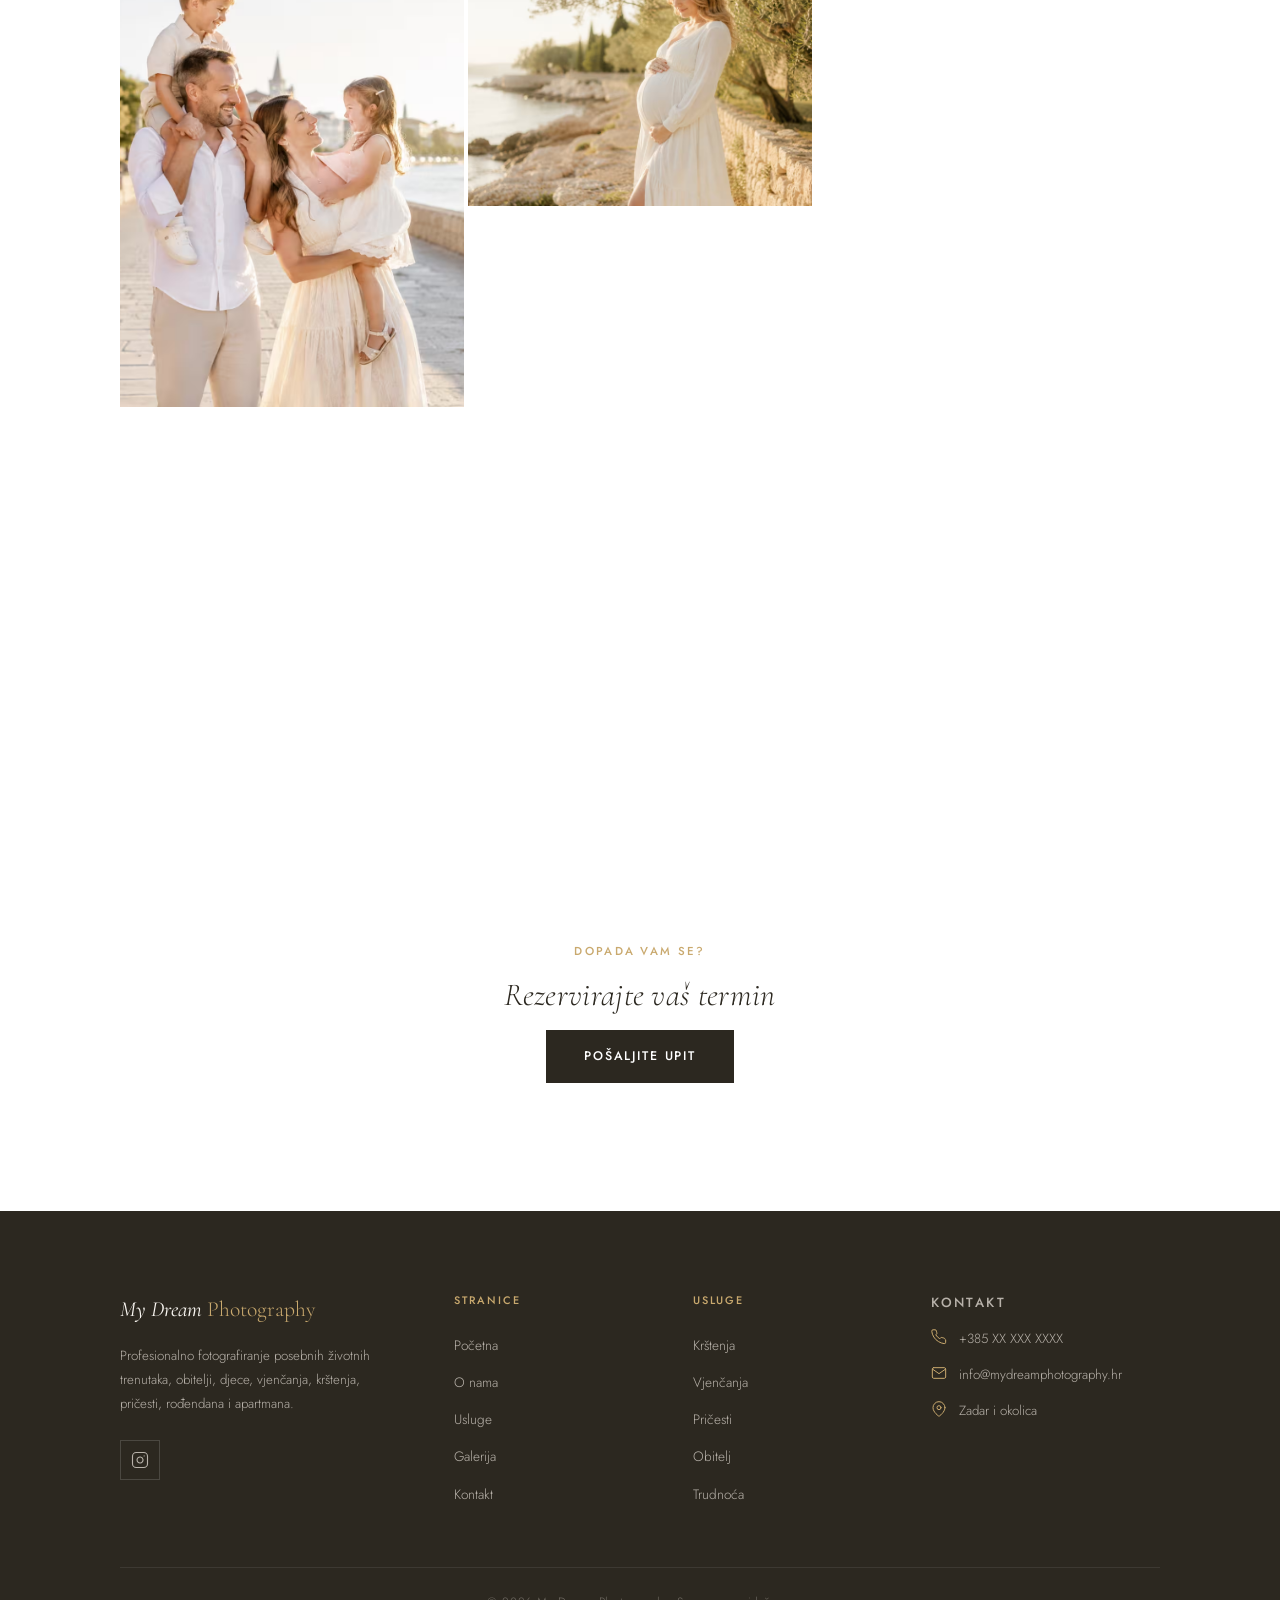
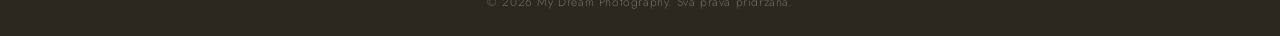
<file: pages/galerija.html>
<!DOCTYPE html>
<html lang="hr">
<head>
  <meta charset="UTF-8">
  <meta name="viewport" content="width=device-width, initial-scale=1.0">
  <title>Galerija | My Dream Photography Zadar</title>
  <meta name="description" content="Pogledajte dio trenutaka koje smo zabilježili. Galerija fotografija — krštenja, pričesti, vjenčanja, trudnoća, obitelj, rođendani, apartmani.">
  <link rel="preconnect" href="https://fonts.googleapis.com">
  <link rel="preconnect" href="https://fonts.gstatic.com" crossorigin>
  <link href="https://fonts.googleapis.com/css2?family=Cormorant+Garamond:ital,wght@0,300;0,400;0,500;1,300;1,400&family=Jost:wght@300;400;500&display=swap" rel="stylesheet">
  <link rel="stylesheet" href="../css/style.css">
</head>
<body>

  <!-- NAV -->
  <nav class="nav" aria-label="Glavna navigacija">
    <div class="container">
      <div class="nav__inner">
        <a href="../index.html" class="nav__logo">My Dream <span>Photography</span></a>
        <ul class="nav__links" role="list">
          <li><a href="../index.html">Početna</a></li>
          <li><a href="o-nama.html">O nama</a></li>
          <li><a href="usluge.html">Usluge</a></li>
          <li><a href="galerija.html">Galerija</a></li>
          <li><a href="cjenik.html">Cjenik</a></li>
          <li><a href="kontakt.html">Kontakt</a></li>
        </ul>
        <a href="kontakt.html" class="btn btn--primary nav__cta">Rezerviraj termin</a>
        <button class="nav__hamburger" aria-label="Otvori meni" aria-expanded="false">
          <span></span><span></span><span></span>
        </button>
      </div>
    </div>
  </nav>

  <div class="nav__overlay"></div>
  <div class="nav__mobile">
    <a href="../index.html">Početna</a>
    <a href="o-nama.html">O nama</a>
    <a href="usluge.html">Usluge</a>
    <a href="galerija.html">Galerija</a>
    <a href="cjenik.html">Cjenik</a>
    <a href="kontakt.html">Kontakt</a>
    <a href="kontakt.html" class="btn btn--primary">Rezerviraj termin</a>
  </div>

  <main>

    <!-- PAGE HEADER -->
    <div class="page-header">
      <div class="container">
        <span class="eyebrow reveal" style="transition-delay: 0.1s;">Naš rad</span>
        <h1 class="reveal" style="transition-delay: 0.2s;">Galerija</h1>
        <p class="reveal" style="transition-delay: 0.3s; max-width: 440px;">Svaka fotografija nosi posebnu priču, emociju i uspomenu.</p>
      </div>
    </div>

    <!-- GALLERY -->
    <section class="section">
      <div class="container">

        <!-- FILTERS -->
        <div class="gallery-filters reveal" role="group" aria-label="Filtriraj galeriju">
          <button class="gallery-filter active" data-filter="all">Sve</button>
          <button class="gallery-filter" data-filter="krstenja">Krštenja</button>
          <button class="gallery-filter" data-filter="pricesti">Pričesti</button>
          <button class="gallery-filter" data-filter="vjencanja">Vjenčanja</button>
          <button class="gallery-filter" data-filter="trudnoca">Trudnoća</button>
          <button class="gallery-filter" data-filter="obitelj">Obitelj</button>
          <button class="gallery-filter" data-filter="rodendani">Rođendani</button>
          <button class="gallery-filter" data-filter="apartmani">Apartmani</button>
        </div>

        <!-- GRID -->
<div class="gallery-grid stagger">

          <div class="gallery-item tall" data-category="krstenja" role="button" tabindex="0" aria-label="Otvori fotografiju — Krštenja">
            <img src="../images/galerija-krstenja.avif" alt="Krštenje" style="width:100%;height:100%;object-fit:cover;">
            <div class="gallery-item__overlay">
              <svg viewBox="0 0 24 24" fill="none" stroke="currentColor" stroke-width="1.5" aria-hidden="true"><circle cx="11" cy="11" r="8"/><line x1="21" y1="21" x2="16.65" y2="16.65"/></svg>
            </div>
          </div>

          <div class="gallery-item" data-category="pricesti" role="button" tabindex="0" aria-label="Otvori fotografiju — Pričesti">
            <img src="../images/galerija-pricesti.avif" alt="Pričest" style="width:100%;height:100%;object-fit:cover;">
            <div class="gallery-item__overlay">
              <svg viewBox="0 0 24 24" fill="none" stroke="currentColor" stroke-width="1.5" aria-hidden="true"><circle cx="11" cy="11" r="8"/><line x1="21" y1="21" x2="16.65" y2="16.65"/></svg>
            </div>
          </div>

          <div class="gallery-item" data-category="obitelj" role="button" tabindex="0" aria-label="Otvori fotografiju — Obitelj">
            <img src="../images/galerija-obitelj-1.avif" alt="Obiteljsko fotografiranje" style="width:100%;height:100%;object-fit:cover;">
            <div class="gallery-item__overlay">
              <svg viewBox="0 0 24 24" fill="none" stroke="currentColor" stroke-width="1.5" aria-hidden="true"><circle cx="11" cy="11" r="8"/><line x1="21" y1="21" x2="16.65" y2="16.65"/></svg>
            </div>
          </div>

          <div class="gallery-item" data-category="trudnoca" role="button" tabindex="0" aria-label="Otvori fotografiju — Trudnoća">
            <img src="../images/galerija-trudnoca.avif" alt="Trudničko fotografiranje" style="width:100%;height:100%;object-fit:cover;">
            <div class="gallery-item__overlay">
              <svg viewBox="0 0 24 24" fill="none" stroke="currentColor" stroke-width="1.5" aria-hidden="true"><circle cx="11" cy="11" r="8"/><line x1="21" y1="21" x2="16.65" y2="16.65"/></svg>
            </div>
          </div>

          <div class="gallery-item wide" data-category="vjencanja" role="button" tabindex="0" aria-label="Otvori fotografiju — Vjenčanja">
            <img src="../images/galerija-vjencanja.avif" alt="Vjenčanje" style="width:100%;height:100%;object-fit:cover;object-position:center 30%;">
            <div class="gallery-item__overlay">
              <svg viewBox="0 0 24 24" fill="none" stroke="currentColor" stroke-width="1.5" aria-hidden="true"><circle cx="11" cy="11" r="8"/><line x1="21" y1="21" x2="16.65" y2="16.65"/></svg>
            </div>
          </div>

          <div class="gallery-item" data-category="rodendani" role="button" tabindex="0" aria-label="Otvori fotografiju — Rođendani">
            <img src="../images/galerija-rodendani.avif" alt="Rođendansko fotografiranje" style="width:100%;height:100%;object-fit:cover;">
            <div class="gallery-item__overlay">
              <svg viewBox="0 0 24 24" fill="none" stroke="currentColor" stroke-width="1.5" aria-hidden="true"><circle cx="11" cy="11" r="8"/><line x1="21" y1="21" x2="16.65" y2="16.65"/></svg>
            </div>
          </div>

          <div class="gallery-item tall" data-category="obitelj" role="button" tabindex="0" aria-label="Otvori fotografiju — Obitelj">
            <img src="../images/galerija-obitelj-1.avif" alt="Obiteljsko fotografiranje" style="width:100%;height:100%;object-fit:cover;object-position:center top;">
            <div class="gallery-item__overlay">
              <svg viewBox="0 0 24 24" fill="none" stroke="currentColor" stroke-width="1.5" aria-hidden="true"><circle cx="11" cy="11" r="8"/><line x1="21" y1="21" x2="16.65" y2="16.65"/></svg>
            </div>
          </div>

          <div class="gallery-item" data-category="trudnoca" role="button" tabindex="0" aria-label="Otvori fotografiju — Trudnoća">
            <img src="../images/galerija-trudnoca.avif" alt="Trudničko fotografiranje" style="width:100%;height:100%;object-fit:cover;object-position:top;">
            <div class="gallery-item__overlay">
              <svg viewBox="0 0 24 24" fill="none" stroke="currentColor" stroke-width="1.5" aria-hidden="true"><circle cx="11" cy="11" r="8"/><line x1="21" y1="21" x2="16.65" y2="16.65"/></svg>
            </div>
          </div>

          <div class="gallery-item" data-category="krstenja" role="button" tabindex="0" aria-label="Otvori fotografiju — Krštenja">
            <img src="../images/galerija-krstenja.avif" alt="Krštenje" style="width:100%;height:100%;object-fit:cover;">
            <div class="gallery-item__overlay">
              <svg viewBox="0 0 24 24" fill="none" stroke="currentColor" stroke-width="1.5" aria-hidden="true"><circle cx="11" cy="11" r="8"/><line x1="21" y1="21" x2="16.65" y2="16.65"/></svg>
            </div>
          </div>

          <div class="gallery-item" data-category="pricesti" role="button" tabindex="0" aria-label="Otvori fotografiju — Pričesti">
            <img src="../images/galerija-pricesti.avif" alt="Pričest" style="width:100%;height:100%;object-fit:cover;">
            <div class="gallery-item__overlay">
              <svg viewBox="0 0 24 24" fill="none" stroke="currentColor" stroke-width="1.5" aria-hidden="true"><circle cx="11" cy="11" r="8"/><line x1="21" y1="21" x2="16.65" y2="16.65"/></svg>
            </div>
          </div>

          <div class="gallery-item" data-category="rodendani" role="button" tabindex="0" aria-label="Otvori fotografiju — Rođendani">
            <img src="../images/galerija-rodendani.avif" alt="Rođendan" style="width:100%;height:100%;object-fit:cover;">
            <div class="gallery-item__overlay">
              <svg viewBox="0 0 24 24" fill="none" stroke="currentColor" stroke-width="1.5" aria-hidden="true"><circle cx="11" cy="11" r="8"/><line x1="21" y1="21" x2="16.65" y2="16.65"/></svg>
            </div>
          </div>

          <div class="gallery-item wide" data-category="apartmani" role="button" tabindex="0" aria-label="Otvori fotografiju — Apartmani">
            <img src="../images/galerija-apartmani.avif" alt="Fotografiranje apartmana" style="width:100%;height:100%;object-fit:cover;">
            <div class="gallery-item__overlay">
              <svg viewBox="0 0 24 24" fill="none" stroke="currentColor" stroke-width="1.5" aria-hidden="true"><circle cx="11" cy="11" r="8"/><line x1="21" y1="21" x2="16.65" y2="16.65"/></svg>
            </div>
          </div>

        </div>

        </div>

        <!-- CTA -->
        <div class="text-center reveal" style="margin-top: 80px;">
          <span class="eyebrow">Dopada vam se?</span>
          <h3 style="font-family: var(--serif); font-size: 2rem; font-weight: 300; font-style: italic; margin-bottom: 16px; color: var(--text-dark);">Rezervirajte vaš termin</h3>
          <a href="kontakt.html" class="btn btn--primary">Pošaljite upit</a>
        </div>

      </div>
    </section>

  </main>

  <!-- LIGHTBOX -->
  <div class="lightbox" role="dialog" aria-modal="true" aria-label="Pregled fotografije">
    <button class="lightbox__close" aria-label="Zatvori">
      <svg width="16" height="16" viewBox="0 0 24 24" fill="none" stroke="currentColor" stroke-width="1.5" stroke-linecap="round" aria-hidden="true"><line x1="18" y1="6" x2="6" y2="18"/><line x1="6" y1="6" x2="18" y2="18"/></svg>
      Zatvori
    </button>
    <div class="lightbox__content">
      <div class="photo-placeholder lightbox__placeholder">
        <span>Ovdje ide fotografija</span>
      </div>
    </div>
  </div>

  <!-- FOOTER -->
  <footer class="footer" role="contentinfo">
    <div class="container">
      <div class="footer__inner">
        <div>
          <a href="../index.html" class="footer__logo">My Dream <span>Photography</span></a>
          <p class="footer__desc">Profesionalno fotografiranje posebnih životnih trenutaka, obitelji, djece, vjenčanja, krštenja, pričesti, rođendana i apartmana.</p>
          <a href="#" class="footer__insta" aria-label="Instagram profil">
            <svg width="18" height="18" viewBox="0 0 24 24" fill="none" stroke="currentColor" stroke-width="1.5" stroke-linecap="round" stroke-linejoin="round" aria-hidden="true">
              <rect x="2" y="2" width="20" height="20" rx="5" ry="5"/>
              <path d="M16 11.37A4 4 0 1 1 12.63 8 4 4 0 0 1 16 11.37z"/>
              <line x1="17.5" y1="6.5" x2="17.51" y2="6.5"/>
            </svg>
          </a>
        </div>
        <div>
          <p class="footer__heading">Stranice</p>
          <ul class="footer__links">
            <li><a href="../index.html">Početna</a></li>
            <li><a href="o-nama.html">O nama</a></li>
            <li><a href="usluge.html">Usluge</a></li>
            <li><a href="galerija.html">Galerija</a></li>
            <li><a href="kontakt.html">Kontakt</a></li>
          </ul>
        </div>
        <div>
          <p class="footer__heading">Usluge</p>
          <ul class="footer__links">
            <li><a href="usluge.html">Krštenja</a></li>
            <li><a href="usluge.html">Vjenčanja</a></li>
            <li><a href="usluge.html">Pričesti</a></li>
            <li><a href="usluge.html">Obitelj</a></li>
            <li><a href="usluge.html">Trudnoća</a></li>
          </ul>
        </div>
        <div class="footer__contact">
          <p class="footer__heading">Kontakt</p>
          <p><svg viewBox="0 0 24 24" fill="none" stroke="currentColor" stroke-width="1.5" stroke-linecap="round" stroke-linejoin="round" aria-hidden="true"><path d="M22 16.92v3a2 2 0 0 1-2.18 2 19.79 19.79 0 0 1-8.63-3.07A19.5 19.5 0 0 1 4.19 12a19.79 19.79 0 0 1-3-8.64A2 2 0 0 1 3.06 1.18h3a2 2 0 0 1 2 1.72 12.84 12.84 0 0 0 .7 2.81 2 2 0 0 1-.45 2.11L7.09 8.54a16 16 0 0 0 6 6l1.27-1.27a2 2 0 0 1 2.11-.45 12.84 12.84 0 0 0 2.81.7A2 2 0 0 1 21 15z"/></svg>+385 XX XXX XXXX</p>
          <p><svg viewBox="0 0 24 24" fill="none" stroke="currentColor" stroke-width="1.5" stroke-linecap="round" stroke-linejoin="round" aria-hidden="true"><path d="M4 4h16c1.1 0 2 .9 2 2v12c0 1.1-.9 2-2 2H4c-1.1 0-2-.9-2-2V6c0-1.1.9-2 2-2z"/><polyline points="22,6 12,13 2,6"/></svg>info@mydreamphotography.hr</p>
          <p><svg viewBox="0 0 24 24" fill="none" stroke="currentColor" stroke-width="1.5" stroke-linecap="round" stroke-linejoin="round" aria-hidden="true"><path d="M21 10c0 7-9 13-9 13s-9-6-9-13a9 9 0 0 1 18 0z"/><circle cx="12" cy="10" r="3"/></svg>Zadar i okolica</p>
        </div>
      </div>
    </div>
    <div class="footer__bottom">&copy; 2026 My Dream Photography. Sva prava pridržana.</div>
  </footer>

  <script src="../js/shared.js"></script>
</body>
</html>
</file>
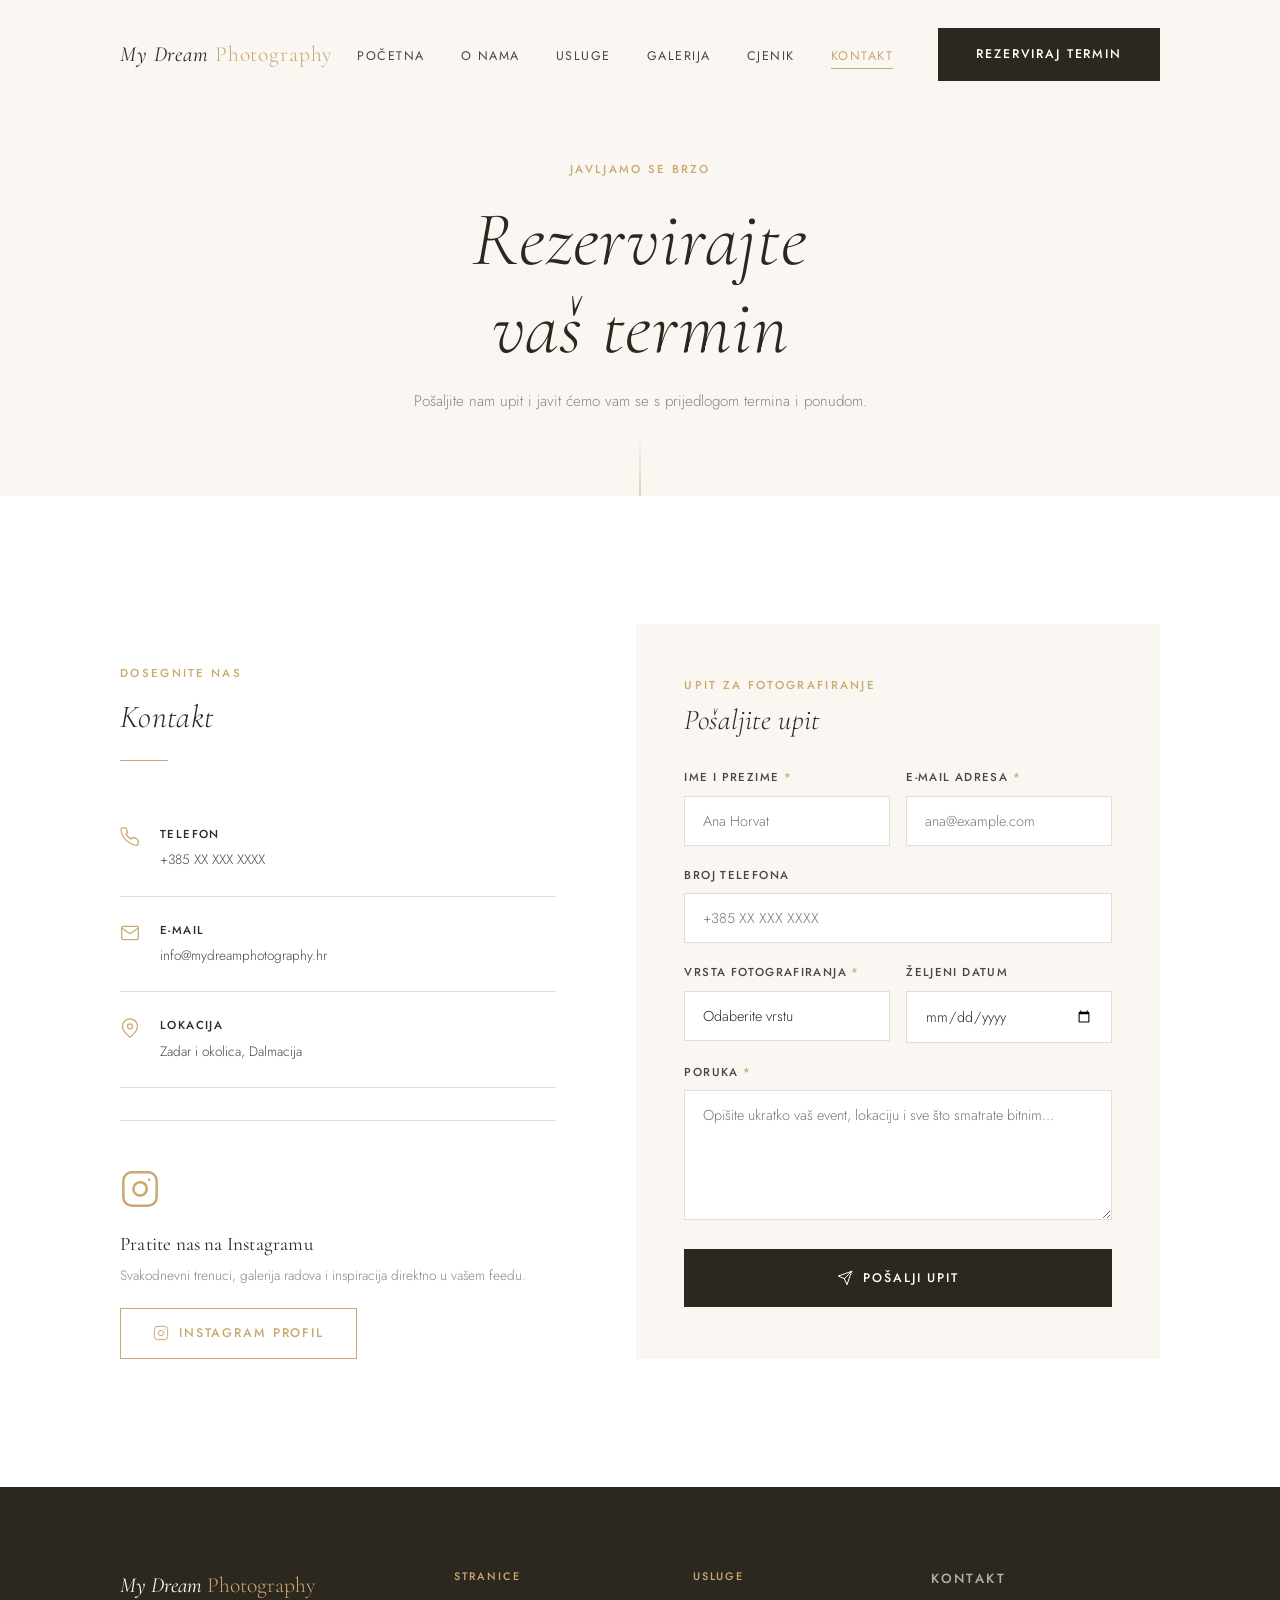
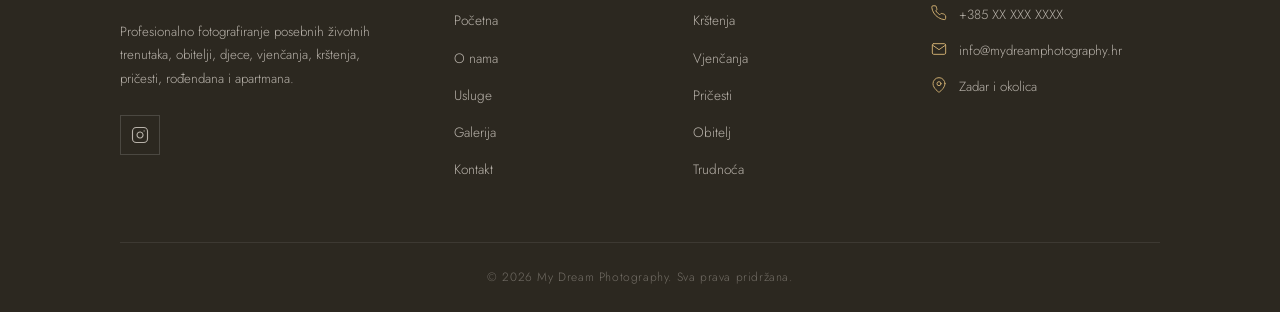
<file: pages/kontakt.html>
<!DOCTYPE html>
<html lang="hr">
<head>
  <meta charset="UTF-8">
  <meta name="viewport" content="width=device-width, initial-scale=1.0">
  <title>Kontakt | My Dream Photography Zadar</title>
  <meta name="description" content="Rezervirajte termin za fotografiranje u Zadru i okolici. Kontaktirajte My Dream Photography putem forme ili direktno.">
  <link rel="preconnect" href="https://fonts.googleapis.com">
  <link rel="preconnect" href="https://fonts.gstatic.com" crossorigin>
  <link href="https://fonts.googleapis.com/css2?family=Cormorant+Garamond:ital,wght@0,300;0,400;0,500;1,300;1,400&family=Jost:wght@300;400;500&display=swap" rel="stylesheet">
  <link rel="stylesheet" href="../css/style.css">
  <style>
    .success-msg {
      display: none;
      padding: 20px 24px;
      background: #f0faf4;
      border: 1px solid #a8d5bb;
      color: #2d6a4f;
      font-size: 0.88rem;
      margin-top: 20px;
    }
    .success-msg.visible { display: block; }
    .error-msg {
      display: none;
      padding: 16px 20px;
      background: #fff5f5;
      border: 1px solid #f5c0c0;
      color: #c53030;
      font-size: 0.85rem;
      margin-top: 16px;
    }
    .error-msg.visible { display: block; }
    .btn--submitting { opacity: 0.7; pointer-events: none; }
  </style>
</head>
<body>

  <!-- NAV -->
  <nav class="nav" aria-label="Glavna navigacija">
    <div class="container">
      <div class="nav__inner">
        <a href="../index.html" class="nav__logo">My Dream <span>Photography</span></a>
        <ul class="nav__links" role="list">
          <li><a href="../index.html">Početna</a></li>
          <li><a href="o-nama.html">O nama</a></li>
          <li><a href="usluge.html">Usluge</a></li>
          <li><a href="galerija.html">Galerija</a></li>
          <li><a href="cjenik.html">Cjenik</a></li>
          <li><a href="kontakt.html">Kontakt</a></li>
        </ul>
        <a href="kontakt.html" class="btn btn--primary nav__cta">Rezerviraj termin</a>
        <button class="nav__hamburger" aria-label="Otvori meni" aria-expanded="false">
          <span></span><span></span><span></span>
        </button>
      </div>
    </div>
  </nav>

  <div class="nav__overlay"></div>
  <div class="nav__mobile">
    <a href="../index.html">Početna</a>
    <a href="o-nama.html">O nama</a>
    <a href="usluge.html">Usluge</a>
    <a href="galerija.html">Galerija</a>
    <a href="cjenik.html">Cjenik</a>
    <a href="kontakt.html">Kontakt</a>
    <a href="kontakt.html" class="btn btn--primary">Rezerviraj termin</a>
  </div>

  <main>

    <!-- PAGE HEADER -->
    <div class="page-header">
      <div class="container">
        <span class="eyebrow reveal" style="transition-delay: 0.1s;">Javljamo se brzo</span>
        <h1 class="reveal" style="transition-delay: 0.2s;">Rezervirajte<br><em style="font-style:italic;">vaš termin</em></h1>
        <p class="reveal" style="transition-delay: 0.3s; max-width: 460px;">Pošaljite nam upit i javit ćemo vam se s prijedlogom termina i ponudom.</p>
      </div>
    </div>

    <!-- CONTACT LAYOUT -->
    <section class="section">
      <div class="container">
        <div class="contact-layout">

          <!-- INFO -->
          <div class="contact-info reveal-left">
            <span class="eyebrow">Dosegnite nas</span>
            <h2 style="font-family: var(--serif); font-size: 2rem; font-weight: 300; font-style: italic; margin-bottom: 8px; color: var(--text-dark);">Kontakt</h2>
            <div class="divider divider--left" style="margin-bottom: 40px;"></div>

            <div class="contact-info__item">
              <svg class="contact-info__icon" viewBox="0 0 24 24" fill="none" stroke="currentColor" stroke-width="1.5" stroke-linecap="round" stroke-linejoin="round" aria-hidden="true">
                <path d="M22 16.92v3a2 2 0 0 1-2.18 2 19.79 19.79 0 0 1-8.63-3.07A19.5 19.5 0 0 1 4.19 12a19.79 19.79 0 0 1-3-8.64A2 2 0 0 1 3.06 1.18h3a2 2 0 0 1 2 1.72 12.84 12.84 0 0 0 .7 2.81 2 2 0 0 1-.45 2.11L7.09 8.54a16 16 0 0 0 6 6l1.27-1.27a2 2 0 0 1 2.11-.45 12.84 12.84 0 0 0 2.81.7A2 2 0 0 1 21 15z"/>
              </svg>
              <div class="contact-info__text">
                <strong>Telefon</strong>
                <a href="tel:+385XXXXXXXXX">+385 XX XXX XXXX</a>
              </div>
            </div>

            <div class="contact-info__item">
              <svg class="contact-info__icon" viewBox="0 0 24 24" fill="none" stroke="currentColor" stroke-width="1.5" stroke-linecap="round" stroke-linejoin="round" aria-hidden="true">
                <path d="M4 4h16c1.1 0 2 .9 2 2v12c0 1.1-.9 2-2 2H4c-1.1 0-2-.9-2-2V6c0-1.1.9-2 2-2z"/>
                <polyline points="22,6 12,13 2,6"/>
              </svg>
              <div class="contact-info__text">
                <strong>E-mail</strong>
                <a href="mailto:info@mydreamphotography.hr">info@mydreamphotography.hr</a>
              </div>
            </div>

            <div class="contact-info__item">
              <svg class="contact-info__icon" viewBox="0 0 24 24" fill="none" stroke="currentColor" stroke-width="1.5" stroke-linecap="round" stroke-linejoin="round" aria-hidden="true">
                <path d="M21 10c0 7-9 13-9 13s-9-6-9-13a9 9 0 0 1 18 0z"/>
                <circle cx="12" cy="10" r="3"/>
              </svg>
              <div class="contact-info__text">
                <strong>Lokacija</strong>
                Zadar i okolica, Dalmacija
              </div>
            </div>

            <!-- Instagram CTA -->
            <div class="instagram-cta" style="text-align: left; padding-top: 48px; border-top: none; margin-top: 32px; border-top: 1px solid var(--warm-gray);">
              <svg class="instagram-cta__icon" style="margin-left: 0;" viewBox="0 0 24 24" fill="none" stroke="currentColor" stroke-width="1.5" stroke-linecap="round" stroke-linejoin="round" aria-hidden="true">
                <rect x="2" y="2" width="20" height="20" rx="5" ry="5"/>
                <path d="M16 11.37A4 4 0 1 1 12.63 8 4 4 0 0 1 16 11.37z"/>
                <line x1="17.5" y1="6.5" x2="17.51" y2="6.5"/>
              </svg>
              <h4 style="font-family: var(--serif); font-size: 1.2rem; font-weight: 400; color: var(--text-dark); margin-bottom: 8px;">Pratite nas na Instagramu</h4>
              <p style="font-size: 0.85rem; color: var(--text-light); margin-bottom: 20px;">Svakodnevni trenuci, galerija radova i inspiracija direktno u vašem feedu.</p>
              <a href="#" class="btn btn--ghost" target="_blank" rel="noopener noreferrer">
                <svg width="16" height="16" viewBox="0 0 24 24" fill="none" stroke="currentColor" stroke-width="1.5" stroke-linecap="round" stroke-linejoin="round" aria-hidden="true">
                  <rect x="2" y="2" width="20" height="20" rx="5" ry="5"/>
                  <path d="M16 11.37A4 4 0 1 1 12.63 8 4 4 0 0 1 16 11.37z"/>
                  <line x1="17.5" y1="6.5" x2="17.51" y2="6.5"/>
                </svg>
                Instagram profil
              </a>
            </div>
          </div>

          <!-- FORM -->
          <div class="contact-form reveal-right">
            <span class="eyebrow" style="display:block; margin-bottom: 8px;">Upit za fotografiranje</span>
            <h3 style="font-family: var(--serif); font-size: 1.8rem; font-weight: 300; font-style: italic; color: var(--text-dark); margin-bottom: 32px;">Pošaljite upit</h3>

            <form id="contactForm" novalidate>
              <!-- Web3Forms hidden key -->
              <input type="hidden" name="access_key" value="OVDJE-IDE-VAŠ-WEB3FORMS-KLJUČ">
              <input type="hidden" name="subject" value="Novi upit za fotografiranje — My Dream Photography">
              <input type="hidden" name="from_name" value="My Dream Photography Website">
              <input type="checkbox" name="botcheck" style="display:none">

              <div class="form-row">
                <div class="form-group">
                  <label for="name">Ime i prezime <span style="color: var(--gold);">*</span></label>
                  <input type="text" id="name" name="name" placeholder="Ana Horvat" required autocomplete="name">
                </div>
                <div class="form-group">
                  <label for="email">E-mail adresa <span style="color: var(--gold);">*</span></label>
                  <input type="email" id="email" name="email" placeholder="ana@example.com" required autocomplete="email">
                </div>
              </div>

              <div class="form-group">
                <label for="phone">Broj telefona</label>
                <input type="tel" id="phone" name="phone" placeholder="+385 XX XXX XXXX" autocomplete="tel">
              </div>

              <div class="form-row">
                <div class="form-group">
                  <label for="service">Vrsta fotografiranja <span style="color: var(--gold);">*</span></label>
                  <select id="service" name="service" required>
                    <option value="" disabled selected>Odaberite vrstu</option>
                    <option value="krstenje">Krštenje</option>
                    <option value="pricest">Prva pričest</option>
                    <option value="vjencanje">Vjenčanje</option>
                    <option value="trudnoca">Trudničko fotografiranje</option>
                    <option value="obitelj">Obiteljsko fotografiranje</option>
                    <option value="rodjendan">Rođendan</option>
                    <option value="djeca">Fotografiranje djece</option>
                    <option value="apartman">Fotografiranje apartmana</option>
                    <option value="ostalo">Ostalo</option>
                  </select>
                </div>
                <div class="form-group">
                  <label for="date">Željeni datum</label>
                  <input type="date" id="date" name="date" min="">
                </div>
              </div>

              <div class="form-group form-group--full">
                <label for="message">Poruka <span style="color: var(--gold);">*</span></label>
                <textarea id="message" name="message" placeholder="Opišite ukratko vaš event, lokaciju i sve što smatrate bitnim..." required rows="5"></textarea>
              </div>

              <button type="submit" class="btn btn--primary" id="submitBtn" style="width: 100%; justify-content: center; padding: 20px;">
                <svg width="16" height="16" viewBox="0 0 24 24" fill="none" stroke="currentColor" stroke-width="1.5" stroke-linecap="round" stroke-linejoin="round" aria-hidden="true">
                  <line x1="22" y1="2" x2="11" y2="13"/><polygon points="22 2 15 22 11 13 2 9 22 2"/>
                </svg>
                Pošalji upit
              </button>

              <div class="success-msg" id="successMsg" role="alert">
                ✓ &nbsp;Upit je uspješno poslan! Javit ćemo vam se uskoro.
              </div>
              <div class="error-msg" id="errorMsg" role="alert">
                Greška pri slanju. Molimo pokušajte ponovo ili nas kontaktirajte direktno.
              </div>

            </form>
          </div>

        </div>
      </div>
    </section>

  </main>

  <!-- FOOTER -->
  <footer class="footer" role="contentinfo">
    <div class="container">
      <div class="footer__inner">
        <div>
          <a href="../index.html" class="footer__logo">My Dream <span>Photography</span></a>
          <p class="footer__desc">Profesionalno fotografiranje posebnih životnih trenutaka, obitelji, djece, vjenčanja, krštenja, pričesti, rođendana i apartmana.</p>
          <a href="#" class="footer__insta" aria-label="Instagram profil">
            <svg width="18" height="18" viewBox="0 0 24 24" fill="none" stroke="currentColor" stroke-width="1.5" stroke-linecap="round" stroke-linejoin="round" aria-hidden="true">
              <rect x="2" y="2" width="20" height="20" rx="5" ry="5"/>
              <path d="M16 11.37A4 4 0 1 1 12.63 8 4 4 0 0 1 16 11.37z"/>
              <line x1="17.5" y1="6.5" x2="17.51" y2="6.5"/>
            </svg>
          </a>
        </div>
        <div>
          <p class="footer__heading">Stranice</p>
          <ul class="footer__links">
            <li><a href="../index.html">Početna</a></li>
            <li><a href="o-nama.html">O nama</a></li>
            <li><a href="usluge.html">Usluge</a></li>
            <li><a href="galerija.html">Galerija</a></li>
            <li><a href="kontakt.html">Kontakt</a></li>
          </ul>
        </div>
        <div>
          <p class="footer__heading">Usluge</p>
          <ul class="footer__links">
            <li><a href="usluge.html">Krštenja</a></li>
            <li><a href="usluge.html">Vjenčanja</a></li>
            <li><a href="usluge.html">Pričesti</a></li>
            <li><a href="usluge.html">Obitelj</a></li>
            <li><a href="usluge.html">Trudnoća</a></li>
          </ul>
        </div>
        <div class="footer__contact">
          <p class="footer__heading">Kontakt</p>
          <p><svg viewBox="0 0 24 24" fill="none" stroke="currentColor" stroke-width="1.5" stroke-linecap="round" stroke-linejoin="round" aria-hidden="true"><path d="M22 16.92v3a2 2 0 0 1-2.18 2 19.79 19.79 0 0 1-8.63-3.07A19.5 19.5 0 0 1 4.19 12a19.79 19.79 0 0 1-3-8.64A2 2 0 0 1 3.06 1.18h3a2 2 0 0 1 2 1.72 12.84 12.84 0 0 0 .7 2.81 2 2 0 0 1-.45 2.11L7.09 8.54a16 16 0 0 0 6 6l1.27-1.27a2 2 0 0 1 2.11-.45 12.84 12.84 0 0 0 2.81.7A2 2 0 0 1 21 15z"/></svg>+385 XX XXX XXXX</p>
          <p><svg viewBox="0 0 24 24" fill="none" stroke="currentColor" stroke-width="1.5" stroke-linecap="round" stroke-linejoin="round" aria-hidden="true"><path d="M4 4h16c1.1 0 2 .9 2 2v12c0 1.1-.9 2-2 2H4c-1.1 0-2-.9-2-2V6c0-1.1.9-2 2-2z"/><polyline points="22,6 12,13 2,6"/></svg>info@mydreamphotography.hr</p>
          <p><svg viewBox="0 0 24 24" fill="none" stroke="currentColor" stroke-width="1.5" stroke-linecap="round" stroke-linejoin="round" aria-hidden="true"><path d="M21 10c0 7-9 13-9 13s-9-6-9-13a9 9 0 0 1 18 0z"/><circle cx="12" cy="10" r="3"/></svg>Zadar i okolica</p>
        </div>
      </div>
    </div>
    <div class="footer__bottom">&copy; 2026 My Dream Photography. Sva prava pridržana.</div>
  </footer>

  <script src="../js/shared.js"></script>
  <script>
    // Set min date to today
    document.getElementById('date').min = new Date().toISOString().split('T')[0];

    // Web3Forms submission
    const form = document.getElementById('contactForm');
    const submitBtn = document.getElementById('submitBtn');
    const successMsg = document.getElementById('successMsg');
    const errorMsg = document.getElementById('errorMsg');

    form.addEventListener('submit', async (e) => {
      e.preventDefault();

      successMsg.classList.remove('visible');
      errorMsg.classList.remove('visible');

      submitBtn.classList.add('btn--submitting');
      submitBtn.innerHTML = `<svg width="16" height="16" viewBox="0 0 24 24" fill="none" stroke="currentColor" stroke-width="1.5" stroke-linecap="round" stroke-linejoin="round"><circle cx="12" cy="12" r="10"/><path d="M12 6v6l4 2"/></svg> Šaljem...`;

      const formData = new FormData(form);
      const object = Object.fromEntries(formData);
      const json = JSON.stringify(object);

      try {
        const res = await fetch('https://api.web3forms.com/submit', {
          method: 'POST',
          headers: {
            'Content-Type': 'application/json',
            'Accept': 'application/json'
          },
          body: json
        });

        const data = await res.json();

        if (data.success) {
          successMsg.classList.add('visible');
          form.reset();
          document.getElementById('date').min = new Date().toISOString().split('T')[0];
        } else {
          errorMsg.classList.add('visible');
        }
      } catch (err) {
        errorMsg.classList.add('visible');
      } finally {
        submitBtn.classList.remove('btn--submitting');
        submitBtn.innerHTML = `<svg width="16" height="16" viewBox="0 0 24 24" fill="none" stroke="currentColor" stroke-width="1.5" stroke-linecap="round" stroke-linejoin="round"><line x1="22" y1="2" x2="11" y2="13"/><polygon points="22 2 15 22 11 13 2 9 22 2"/></svg> Pošalji upit`;
      }
    });
  </script>
</body>
</html>
</file>
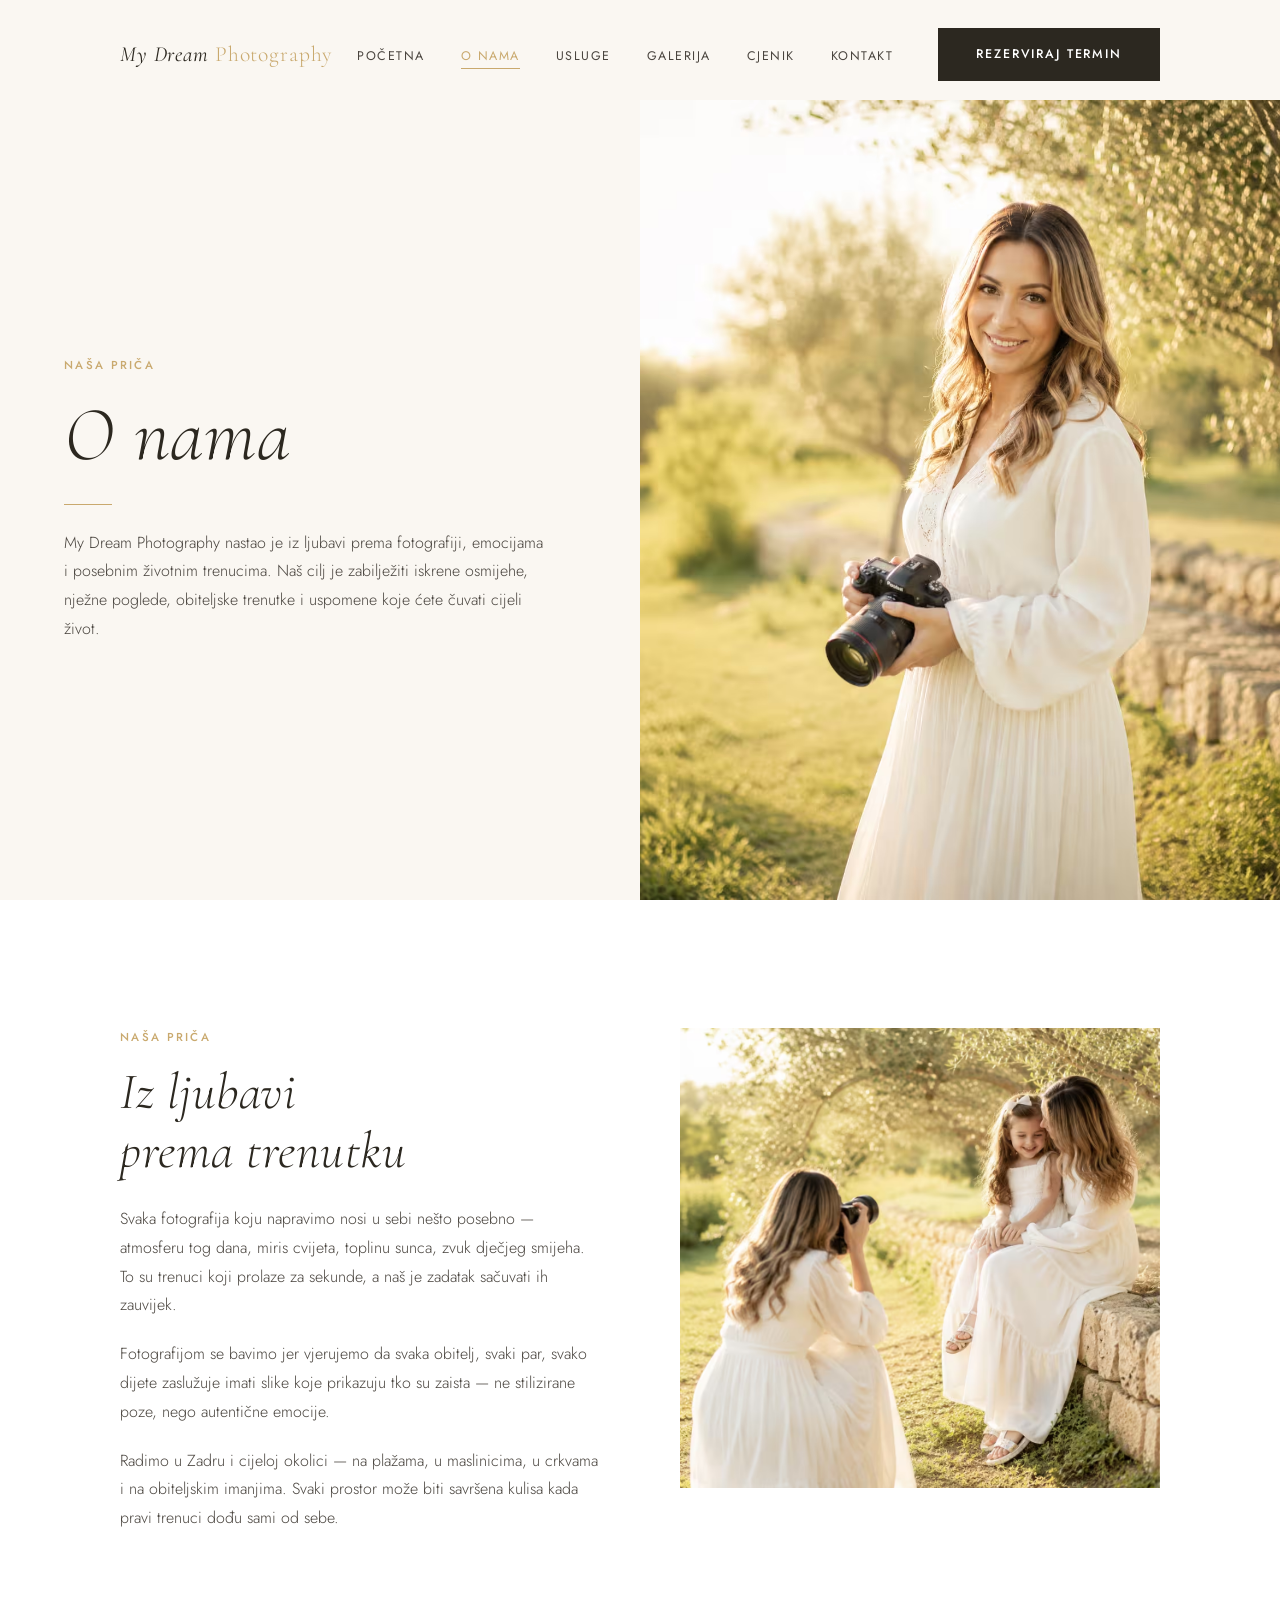
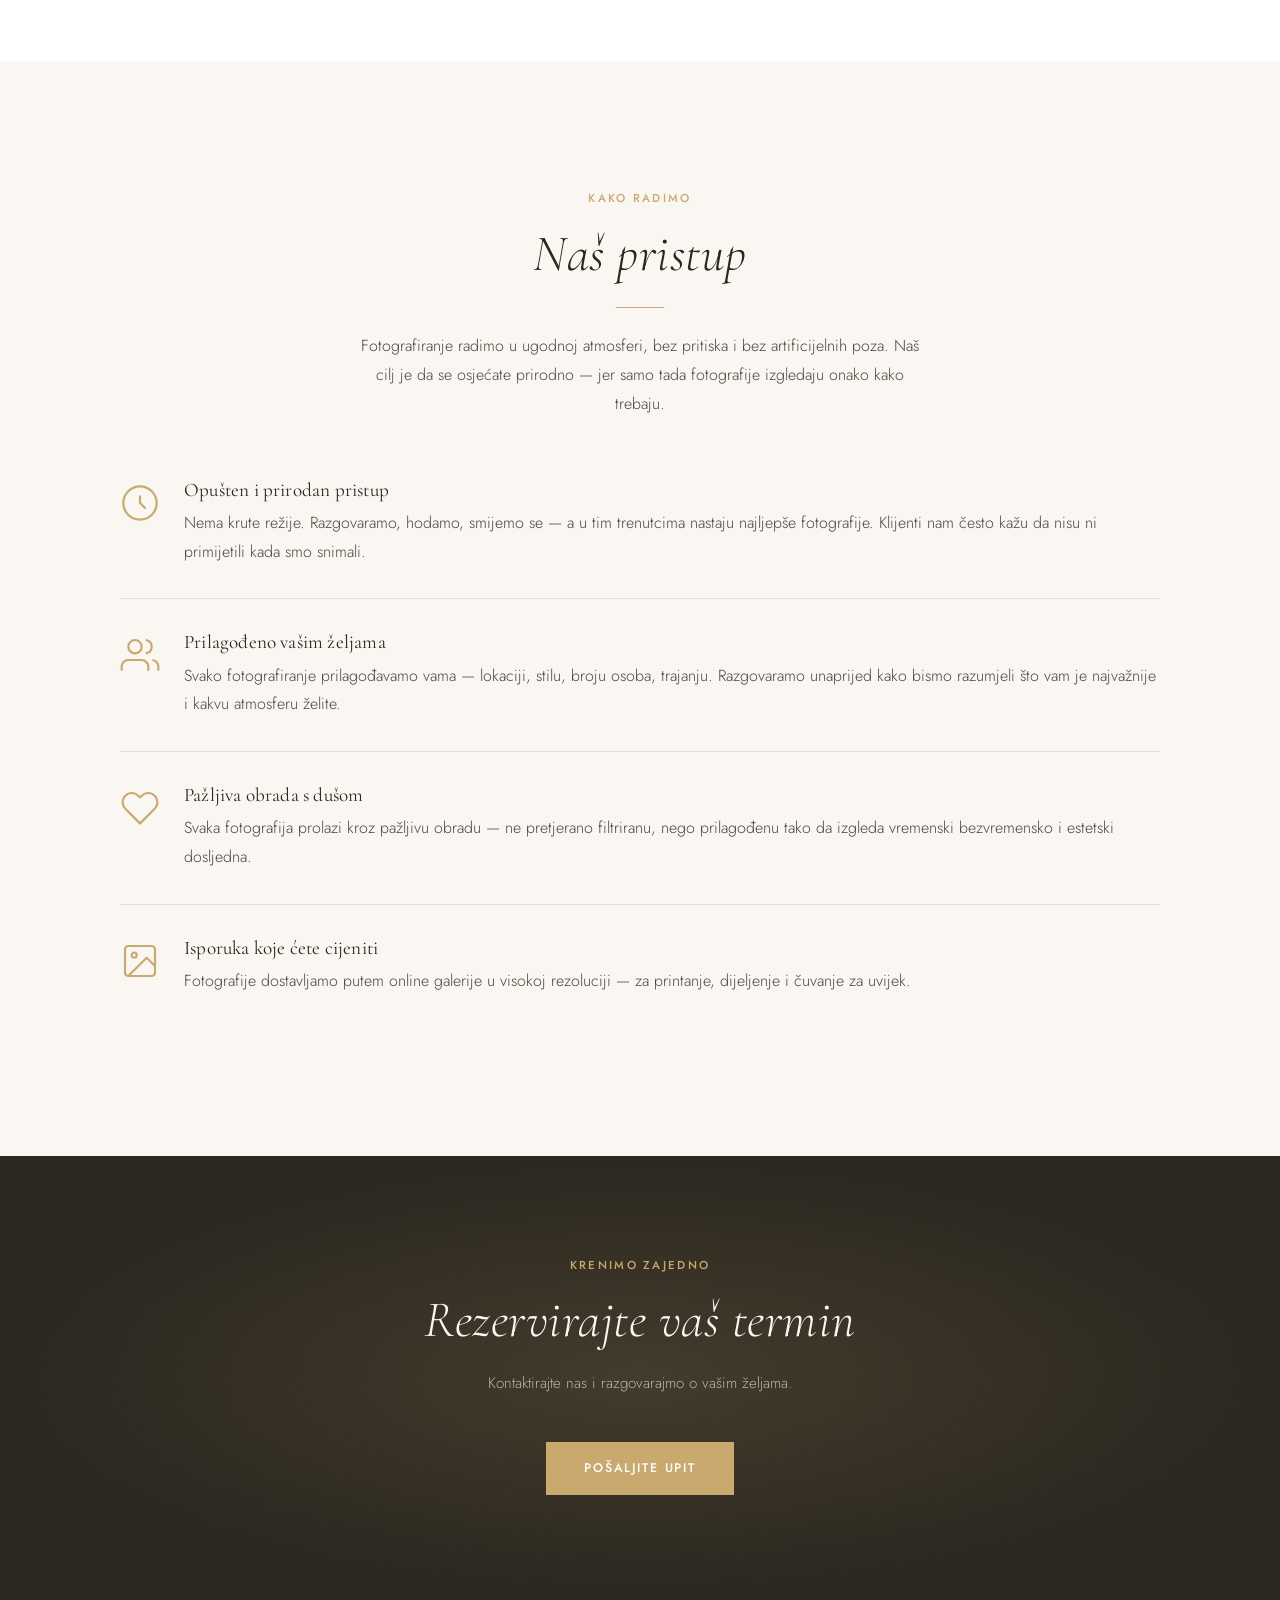
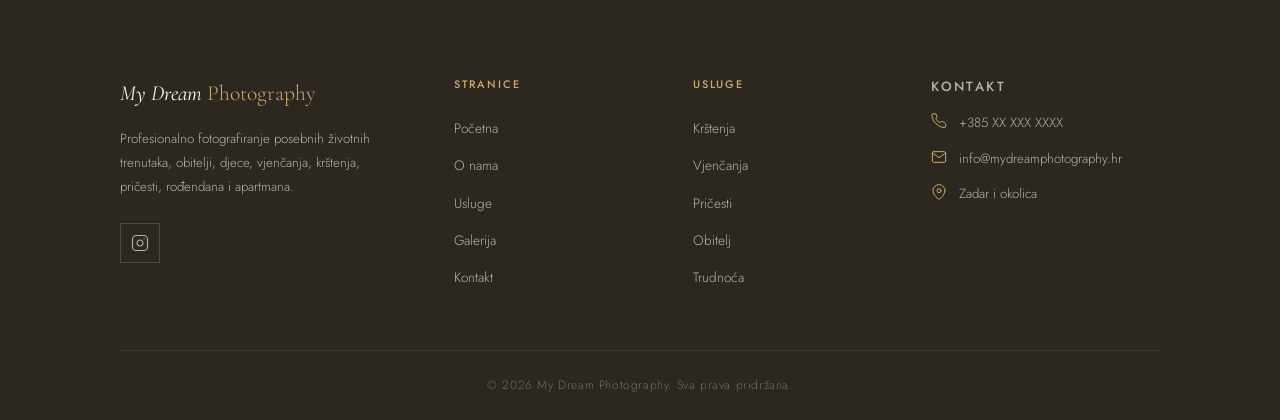
<file: pages/o-nama.html>
<!DOCTYPE html>
<html lang="hr">
<head>
  <meta charset="UTF-8">
  <meta name="viewport" content="width=device-width, initial-scale=1.0">
  <title>O nama | My Dream Photography Zadar</title>
  <meta name="description" content="My Dream Photography nastao je iz ljubavi prema fotografiji i posebnim životnim trenucima. Upoznajte naš pristup i filozofiju fotografiranja.">
  <link rel="preconnect" href="https://fonts.googleapis.com">
  <link rel="preconnect" href="https://fonts.gstatic.com" crossorigin>
  <link href="https://fonts.googleapis.com/css2?family=Cormorant+Garamond:ital,wght@0,300;0,400;0,500;1,300;1,400&family=Jost:wght@300;400;500&display=swap" rel="stylesheet">
  <link rel="stylesheet" href="../css/style.css">
</head>
<body>

  <!-- NAV -->
  <nav class="nav" aria-label="Glavna navigacija">
    <div class="container">
      <div class="nav__inner">
        <a href="../index.html" class="nav__logo">My Dream <span>Photography</span></a>
        <ul class="nav__links" role="list">
          <li><a href="../index.html">Početna</a></li>
          <li><a href="o-nama.html">O nama</a></li>
          <li><a href="usluge.html">Usluge</a></li>
          <li><a href="galerija.html">Galerija</a></li>
          <li><a href="cjenik.html">Cjenik</a></li>
          <li><a href="kontakt.html">Kontakt</a></li>
        </ul>
        <a href="kontakt.html" class="btn btn--primary nav__cta">Rezerviraj termin</a>
        <button class="nav__hamburger" aria-label="Otvori meni" aria-expanded="false">
          <span></span><span></span><span></span>
        </button>
      </div>
    </div>
  </nav>

  <div class="nav__overlay"></div>
  <div class="nav__mobile">
    <a href="../index.html">Početna</a>
    <a href="o-nama.html">O nama</a>
    <a href="usluge.html">Usluge</a>
    <a href="galerija.html">Galerija</a>
    <a href="cjenik.html">Cjenik</a>
    <a href="kontakt.html">Kontakt</a>
    <a href="kontakt.html" class="btn btn--primary">Rezerviraj termin</a>
  </div>

  <main>

    <!-- HERO SPLIT -->
    <section class="about-hero">
      <div class="about-hero__content">
        <span class="eyebrow reveal" style="transition-delay: 0.1s;">Naša priča</span>
        <h1 class="reveal" style="transition-delay: 0.2s; font-style: italic; font-weight: 300;">O nama</h1>
        <div class="divider divider--left reveal" style="transition-delay: 0.3s;"></div>
        <p class="reveal" style="max-width: 480px; transition-delay: 0.35s;">
          My Dream Photography nastao je iz ljubavi prema fotografiji, emocijama i posebnim životnim trenucima. Naš cilj je zabilježiti iskrene osmijehe, nježne poglede, obiteljske trenutke i uspomene koje ćete čuvati cijeli život.
        </p>
      </div>
      <div class="about-right" style="overflow:hidden;">
      <img src="../images/o-nama-portret.avif" alt="Fotografkinja My Dream Photography" style="width:100%;height:100%;object-fit:cover;min-height:500px;">
    </div>
    </section>

    <!-- STORY + APPROACH -->
    <section class="section">
      <div class="container">
        <div class="about-story">
          <div class="reveal-left">
            <span class="eyebrow">Naša priča</span>
            <h2 style="font-style:italic; font-weight:300; margin-bottom:24px;">Iz ljubavi<br>prema trenutku</h2>
            <p style="margin-bottom:20px;">
              Svaka fotografija koju napravimo nosi u sebi nešto posebno — atmosferu tog dana, miris cvijeta, toplinu sunca, zvuk dječjeg smijeha. To su trenuci koji prolaze za sekunde, a naš je zadatak sačuvati ih zauvijek.
            </p>
            <p style="margin-bottom:20px;">
              Fotografijom se bavimo jer vjerujemo da svaka obitelj, svaki par, svako dijete zaslužuje imati slike koje prikazuju tko su zaista — ne stilizirane poze, nego autentične emocije.
            </p>
            <p>
              Radimo u Zadru i cijeloj okolici — na plažama, u maslinicima, u crkvama i na obiteljskim imanjima. Svaki prostor može biti savršena kulisa kada pravi trenuci dođu sami od sebe.
            </p>
          </div>

          <div class="reveal-right" style="overflow:hidden;">
            <img src="../images/o-nama-rad.avif" alt="Fotografkinja na poslu" style="width:100%;height:460px;object-fit:cover;">
          </div>
        </div>
      </div>
    </section>

    <!-- APPROACH -->
    <section class="section section--cream">
      <div class="container">
        <div class="reveal text-center">
          <span class="eyebrow">Kako radimo</span>
          <h2 style="font-style:italic; font-weight:300;">Naš pristup</h2>
          <div class="divider"></div>
          <p style="max-width: 560px; margin: 0 auto 60px;">
            Fotografiranje radimo u ugodnoj atmosferi, bez pritiska i bez artificijelnih poza. Naš cilj je da se osjećate prirodno — jer samo tada fotografije izgledaju onako kako trebaju.
          </p>
        </div>

        <div class="approach__items">
          <div class="approach-item stagger">
            <svg class="approach-item__icon" viewBox="0 0 24 24" fill="none" stroke="currentColor" stroke-width="1.3" stroke-linecap="round" stroke-linejoin="round" aria-hidden="true">
              <circle cx="12" cy="12" r="10"/><path d="M12 8v4l3 3"/>
            </svg>
            <div>
              <h4 style="font-family: var(--serif); font-size: 1.2rem; font-weight: 400; margin-bottom: 8px;">Opušten i prirodan pristup</h4>
              <p>Nema krute režije. Razgovaramo, hodamo, smijemo se — a u tim trenutcima nastaju najljepše fotografije. Klijenti nam često kažu da nisu ni primijetili kada smo snimali.</p>
            </div>
          </div>

          <div class="approach-item stagger">
            <svg class="approach-item__icon" viewBox="0 0 24 24" fill="none" stroke="currentColor" stroke-width="1.3" stroke-linecap="round" stroke-linejoin="round" aria-hidden="true">
              <path d="M17 21v-2a4 4 0 0 0-4-4H5a4 4 0 0 0-4 4v2"/><circle cx="9" cy="7" r="4"/>
              <path d="M23 21v-2a4 4 0 0 0-3-3.87"/><path d="M16 3.13a4 4 0 0 1 0 7.75"/>
            </svg>
            <div>
              <h4 style="font-family: var(--serif); font-size: 1.2rem; font-weight: 400; margin-bottom: 8px;">Prilagođeno vašim željama</h4>
              <p>Svako fotografiranje prilagođavamo vama — lokaciji, stilu, broju osoba, trajanju. Razgovaramo unaprijed kako bismo razumjeli što vam je najvažnije i kakvu atmosferu želite.</p>
            </div>
          </div>

          <div class="approach-item stagger">
            <svg class="approach-item__icon" viewBox="0 0 24 24" fill="none" stroke="currentColor" stroke-width="1.3" stroke-linecap="round" stroke-linejoin="round" aria-hidden="true">
              <path d="M20.84 4.61a5.5 5.5 0 0 0-7.78 0L12 5.67l-1.06-1.06a5.5 5.5 0 0 0-7.78 7.78l1.06 1.06L12 21.23l7.78-7.78 1.06-1.06a5.5 5.5 0 0 0 0-7.78z"/>
            </svg>
            <div>
              <h4 style="font-family: var(--serif); font-size: 1.2rem; font-weight: 400; margin-bottom: 8px;">Pažljiva obrada s dušom</h4>
              <p>Svaka fotografija prolazi kroz pažljivu obradu — ne pretjerano filtriranu, nego prilagođenu tako da izgleda vremenski bezvremensko i estetski dosljedna.</p>
            </div>
          </div>

          <div class="approach-item stagger">
            <svg class="approach-item__icon" viewBox="0 0 24 24" fill="none" stroke="currentColor" stroke-width="1.3" stroke-linecap="round" stroke-linejoin="round" aria-hidden="true">
              <rect x="3" y="3" width="18" height="18" rx="2"/><circle cx="8.5" cy="8.5" r="1.5"/>
              <path d="M21 15l-5-5L5 21"/>
            </svg>
            <div>
              <h4 style="font-family: var(--serif); font-size: 1.2rem; font-weight: 400; margin-bottom: 8px;">Isporuka koje ćete cijeniti</h4>
              <p>Fotografije dostavljamo putem online galerije u visokoj rezoluciji — za printanje, dijeljenje i čuvanje za uvijek.</p>
            </div>
          </div>
        </div>
      </div>
    </section>

    <!-- CTA -->
    <section class="cta-banner reveal">
      <div class="container text-center">
        <span class="eyebrow" style="color: var(--gold);">Krenimo zajedno</span>
        <h2>Rezervirajte vaš termin</h2>
        <p>Kontaktirajte nas i razgovarajmo o vašim željama.</p>
        <a href="kontakt.html" class="btn btn--gold">Pošaljite upit</a>
      </div>
    </section>

  </main>

  <!-- FOOTER -->
  <footer class="footer" role="contentinfo">
    <div class="container">
      <div class="footer__inner">
        <div>
          <a href="../index.html" class="footer__logo">My Dream <span>Photography</span></a>
          <p class="footer__desc">Profesionalno fotografiranje posebnih životnih trenutaka, obitelji, djece, vjenčanja, krštenja, pričesti, rođendana i apartmana.</p>
          <a href="#" class="footer__insta" aria-label="Instagram profil">
            <svg width="18" height="18" viewBox="0 0 24 24" fill="none" stroke="currentColor" stroke-width="1.5" stroke-linecap="round" stroke-linejoin="round" aria-hidden="true">
              <rect x="2" y="2" width="20" height="20" rx="5" ry="5"/>
              <path d="M16 11.37A4 4 0 1 1 12.63 8 4 4 0 0 1 16 11.37z"/>
              <line x1="17.5" y1="6.5" x2="17.51" y2="6.5"/>
            </svg>
          </a>
        </div>
        <div>
          <p class="footer__heading">Stranice</p>
          <ul class="footer__links">
            <li><a href="../index.html">Početna</a></li>
            <li><a href="o-nama.html">O nama</a></li>
            <li><a href="usluge.html">Usluge</a></li>
            <li><a href="galerija.html">Galerija</a></li>
            <li><a href="kontakt.html">Kontakt</a></li>
          </ul>
        </div>
        <div>
          <p class="footer__heading">Usluge</p>
          <ul class="footer__links">
            <li><a href="usluge.html">Krštenja</a></li>
            <li><a href="usluge.html">Vjenčanja</a></li>
            <li><a href="usluge.html">Pričesti</a></li>
            <li><a href="usluge.html">Obitelj</a></li>
            <li><a href="usluge.html">Trudnoća</a></li>
          </ul>
        </div>
        <div class="footer__contact">
          <p class="footer__heading">Kontakt</p>
          <p><svg viewBox="0 0 24 24" fill="none" stroke="currentColor" stroke-width="1.5" stroke-linecap="round" stroke-linejoin="round" aria-hidden="true"><path d="M22 16.92v3a2 2 0 0 1-2.18 2 19.79 19.79 0 0 1-8.63-3.07A19.5 19.5 0 0 1 4.19 12a19.79 19.79 0 0 1-3-8.64A2 2 0 0 1 3.06 1.18h3a2 2 0 0 1 2 1.72 12.84 12.84 0 0 0 .7 2.81 2 2 0 0 1-.45 2.11L7.09 8.54a16 16 0 0 0 6 6l1.27-1.27a2 2 0 0 1 2.11-.45 12.84 12.84 0 0 0 2.81.7A2 2 0 0 1 21 15z"/></svg>+385 XX XXX XXXX</p>
          <p><svg viewBox="0 0 24 24" fill="none" stroke="currentColor" stroke-width="1.5" stroke-linecap="round" stroke-linejoin="round" aria-hidden="true"><path d="M4 4h16c1.1 0 2 .9 2 2v12c0 1.1-.9 2-2 2H4c-1.1 0-2-.9-2-2V6c0-1.1.9-2 2-2z"/><polyline points="22,6 12,13 2,6"/></svg>info@mydreamphotography.hr</p>
          <p><svg viewBox="0 0 24 24" fill="none" stroke="currentColor" stroke-width="1.5" stroke-linecap="round" stroke-linejoin="round" aria-hidden="true"><path d="M21 10c0 7-9 13-9 13s-9-6-9-13a9 9 0 0 1 18 0z"/><circle cx="12" cy="10" r="3"/></svg>Zadar i okolica</p>
        </div>
      </div>
    </div>
    <div class="footer__bottom">&copy; 2026 My Dream Photography. Sva prava pridržana.</div>
  </footer>

  <script src="../js/shared.js"></script>
</body>
</html>
</file>
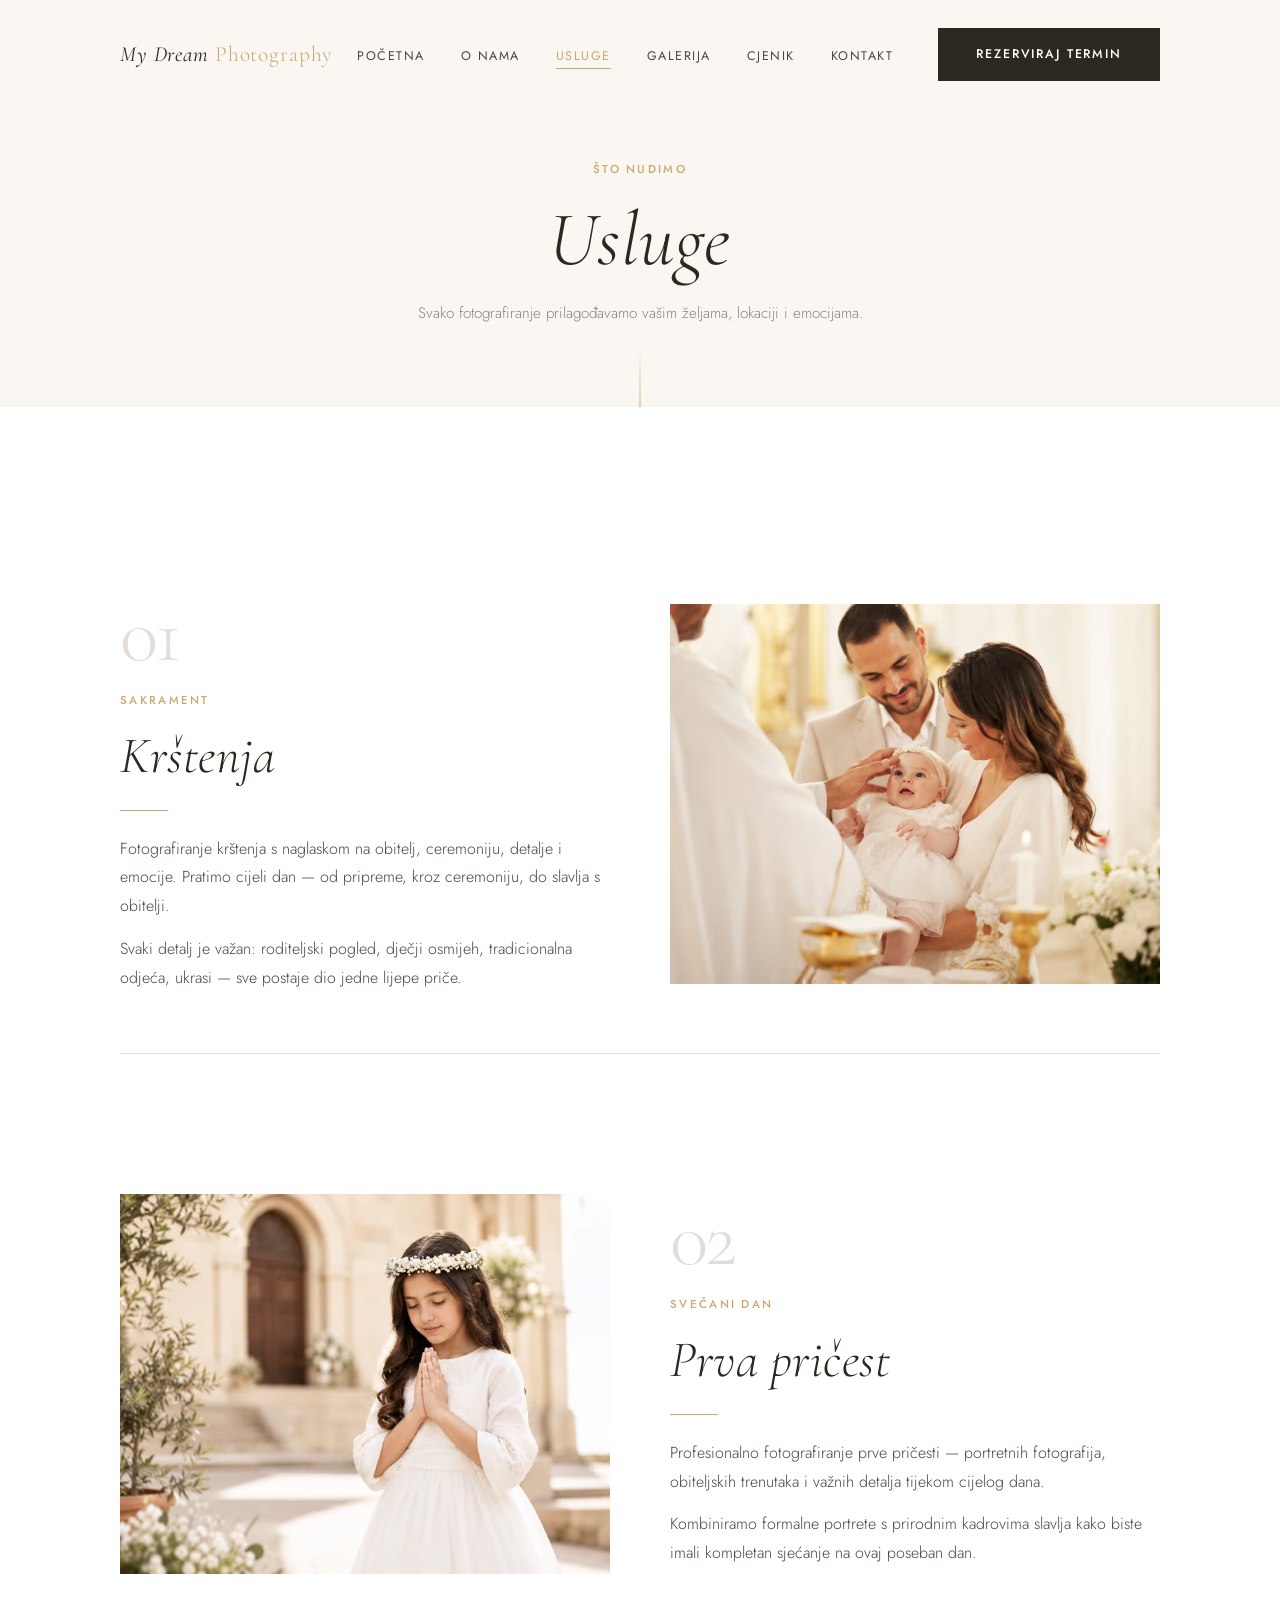
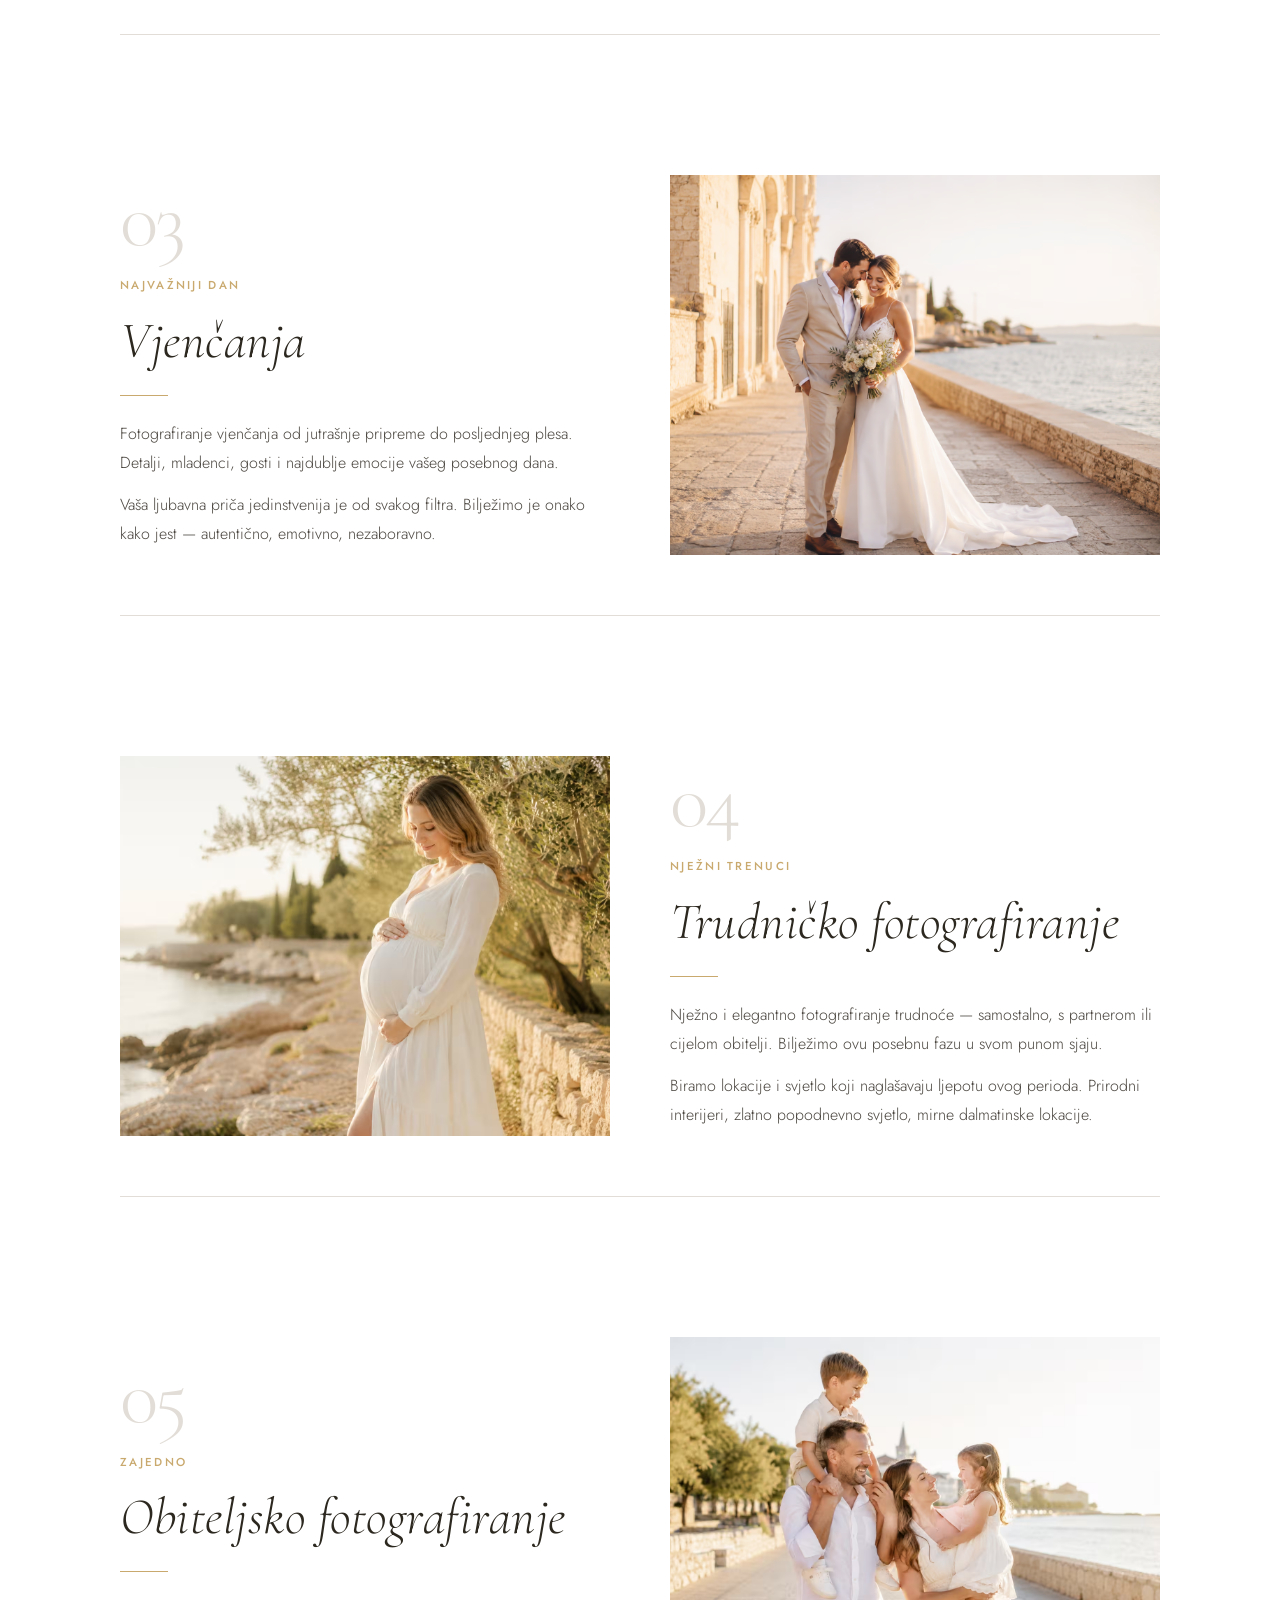
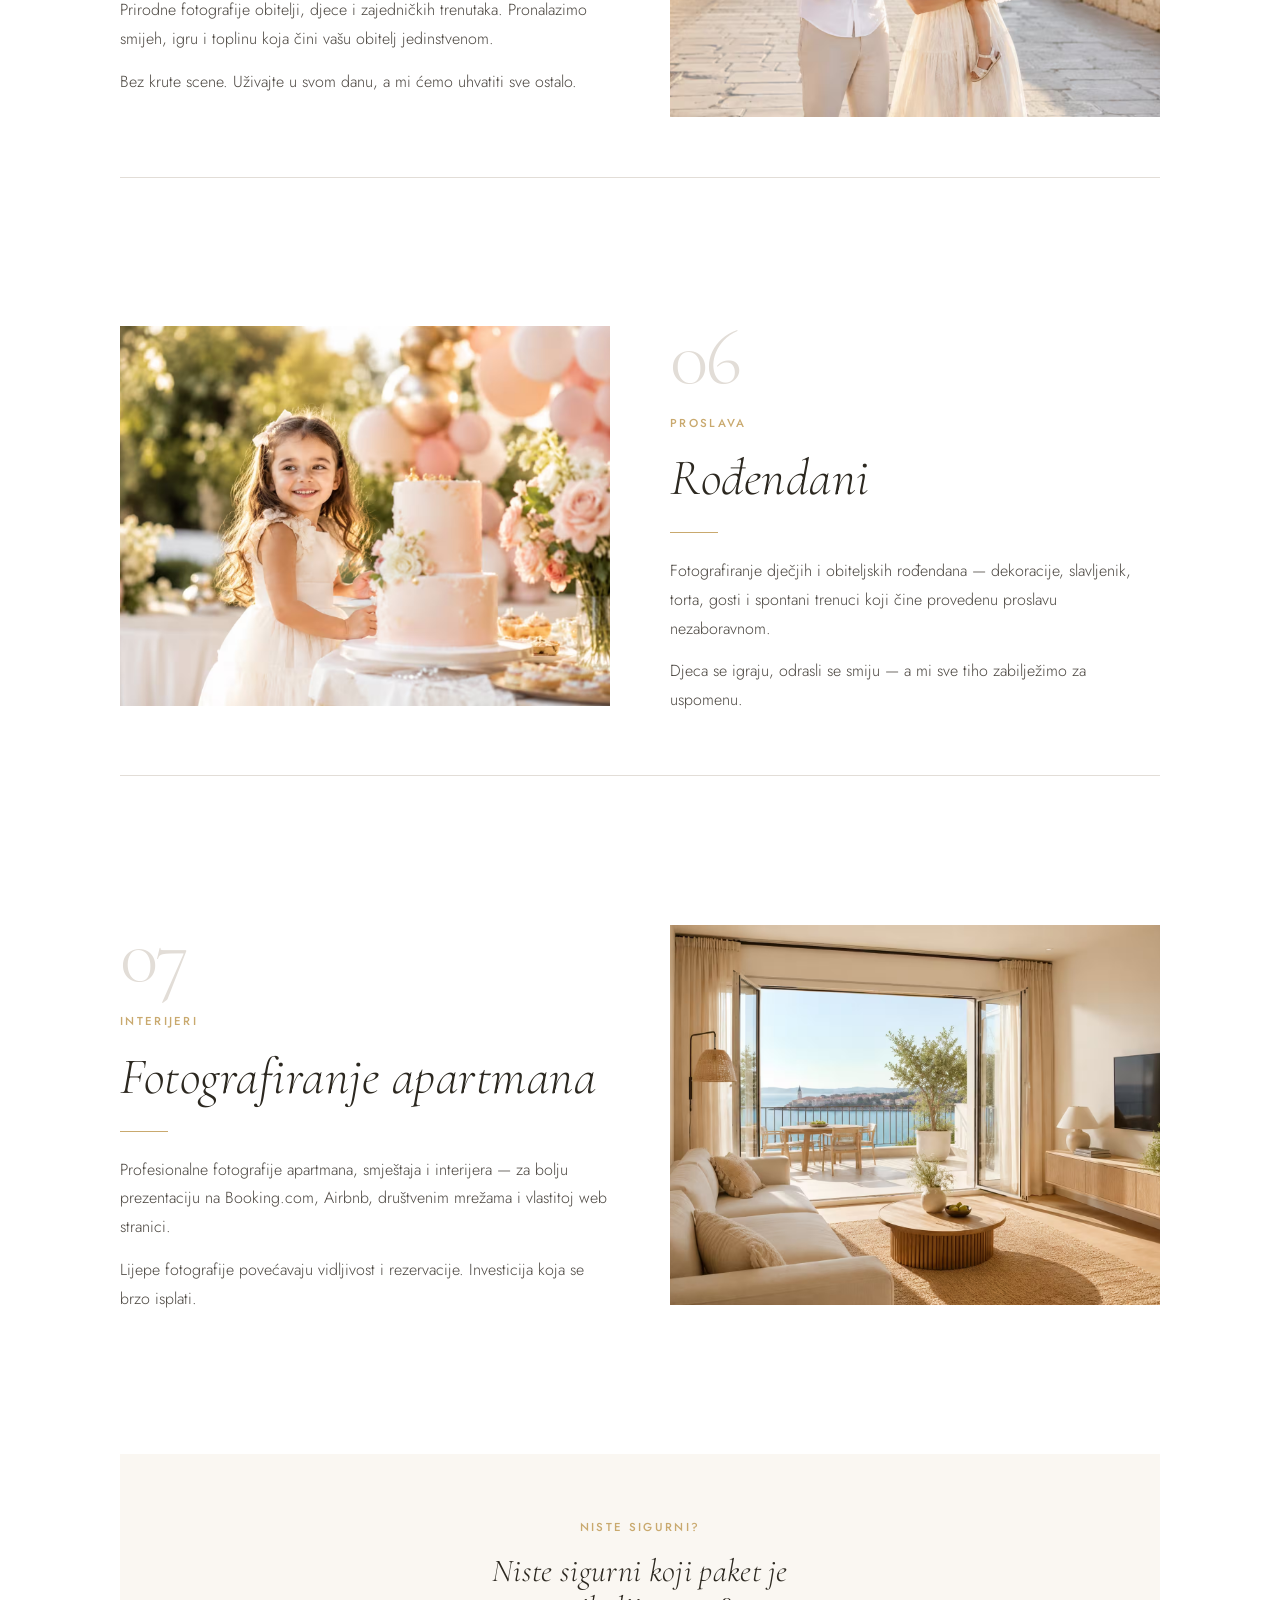
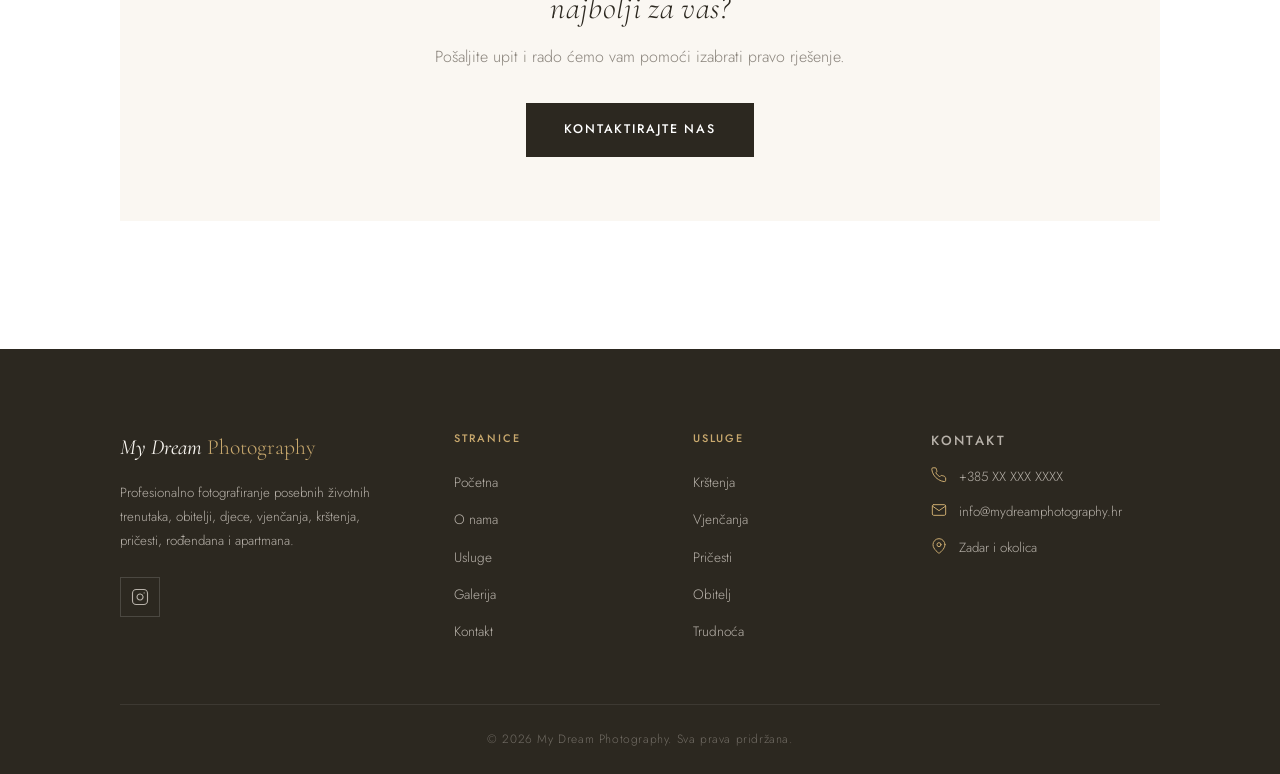
<file: pages/usluge.html>
<!DOCTYPE html>
<html lang="hr">
<head>
  <meta charset="UTF-8">
  <meta name="viewport" content="width=device-width, initial-scale=1.0">
  <title>Usluge | My Dream Photography Zadar</title>
  <meta name="description" content="Fotografiranje vjenčanja, krštenja, pričesti, trudnoće, obitelji, djece, rođendana i apartmana u Zadru i okolici. Profesionalna usluga prilagođena vašim željama.">
  <link rel="preconnect" href="https://fonts.googleapis.com">
  <link rel="preconnect" href="https://fonts.gstatic.com" crossorigin>
  <link href="https://fonts.googleapis.com/css2?family=Cormorant+Garamond:ital,wght@0,300;0,400;0,500;1,300;1,400&family=Jost:wght@300;400;500&display=swap" rel="stylesheet">
  <link rel="stylesheet" href="../css/style.css">
</head>
<body>

  <!-- NAV -->
  <nav class="nav" aria-label="Glavna navigacija">
    <div class="container">
      <div class="nav__inner">
        <a href="../index.html" class="nav__logo">My Dream <span>Photography</span></a>
        <ul class="nav__links" role="list">
          <li><a href="../index.html">Početna</a></li>
          <li><a href="o-nama.html">O nama</a></li>
          <li><a href="usluge.html">Usluge</a></li>
          <li><a href="galerija.html">Galerija</a></li>
          <li><a href="cjenik.html">Cjenik</a></li>
          <li><a href="kontakt.html">Kontakt</a></li>
        </ul>
        <a href="kontakt.html" class="btn btn--primary nav__cta">Rezerviraj termin</a>
        <button class="nav__hamburger" aria-label="Otvori meni" aria-expanded="false">
          <span></span><span></span><span></span>
        </button>
      </div>
    </div>
  </nav>

  <div class="nav__overlay"></div>
  <div class="nav__mobile">
    <a href="../index.html">Početna</a>
    <a href="o-nama.html">O nama</a>
    <a href="usluge.html">Usluge</a>
    <a href="galerija.html">Galerija</a>
    <a href="cjenik.html">Cjenik</a>
    <a href="kontakt.html">Kontakt</a>
    <a href="kontakt.html" class="btn btn--primary">Rezerviraj termin</a>
  </div>

  <main>

    <!-- PAGE HEADER -->
    <div class="page-header">
      <div class="container">
        <span class="eyebrow reveal" style="transition-delay: 0.1s;">Što nudimo</span>
        <h1 class="reveal" style="transition-delay: 0.2s;">Usluge</h1>
        <p class="reveal" style="transition-delay: 0.3s;">Svako fotografiranje prilagođavamo vašim željama, lokaciji i emocijama.</p>
      </div>
    </div>

    <!-- SERVICES LIST -->
    <section class="section">
      <div class="container">
        <div class="services-list">

          <!-- Krštenja -->
          <div class="service-detail">
            <div class="service-detail__content">
              <div class="service-detail__num reveal-left">01</div>
              <span class="eyebrow reveal" style="transition-delay: 0.05s;">Sakrament</span>
              <h2 class="reveal" style="font-style:italic; font-weight:300; transition-delay: 0.1s;">Krštenja</h2>
              <div class="divider divider--left reveal" style="transition-delay: 0.15s;"></div>
              <p class="reveal" style="transition-delay: 0.2s;">
                Fotografiranje krštenja s naglaskom na obitelj, ceremoniju, detalje i emocije. Pratimo cijeli dan — od pripreme, kroz ceremoniju, do slavlja s obitelji.
              </p>
              <p class="reveal" style="margin-top: 14px; transition-delay: 0.25s;">
                Svaki detalj je važan: roditeljski pogled, dječji osmijeh, tradicionalna odjeća, ukrasi — sve postaje dio jedne lijepe priče.
              </p>
            </div>
            <div class="service-detail__photo reveal-right" style="overflow:hidden;">
              <img src="../images/galerija-krstenja.avif" alt="Krštenje" style="width:100%;height:100%;min-height:340px;object-fit:cover;">
            </div>
          </div>

          <!-- Prva pričest -->
          <div class="service-detail">
            <div class="service-detail__content">
              <div class="service-detail__num reveal-right">02</div>
              <span class="eyebrow reveal" style="transition-delay: 0.05s;">Svečani dan</span>
              <h2 class="reveal" style="font-style:italic; font-weight:300; transition-delay: 0.1s;">Prva pričest</h2>
              <div class="divider divider--left reveal" style="transition-delay: 0.15s;"></div>
              <p class="reveal" style="transition-delay: 0.2s;">
                Profesionalno fotografiranje prve pričesti — portretnih fotografija, obiteljskih trenutaka i važnih detalja tijekom cijelog dana.
              </p>
              <p class="reveal" style="margin-top: 14px; transition-delay: 0.25s;">
                Kombiniramo formalne portrete s prirodnim kadrovima slavlja kako biste imali kompletan sjećanje na ovaj poseban dan.
              </p>
            </div>
            <div class="service-detail__photo reveal-left" style="overflow:hidden;">
              <img src="../images/galerija-pricesti.avif" alt="Prva pričest" style="width:100%;height:100%;min-height:340px;object-fit:cover;">
            </div>
          </div>

          <!-- Vjenčanja -->
          <div class="service-detail">
            <div class="service-detail__content">
              <div class="service-detail__num reveal-left">03</div>
              <span class="eyebrow reveal" style="transition-delay: 0.05s;">Najvažniji dan</span>
              <h2 class="reveal" style="font-style:italic; font-weight:300; transition-delay: 0.1s;">Vjenčanja</h2>
              <div class="divider divider--left reveal" style="transition-delay: 0.15s;"></div>
              <p class="reveal" style="transition-delay: 0.2s;">
                Fotografiranje vjenčanja od jutrašnje pripreme do posljednjeg plesa. Detalji, mladenci, gosti i najdublje emocije vašeg posebnog dana.
              </p>
              <p class="reveal" style="margin-top: 14px; transition-delay: 0.25s;">
                Vaša ljubavna priča jedinstvenija je od svakog filtra. Bilježimo je onako kako jest — autentično, emotivno, nezaboravno.
              </p>
            </div>
            <div class="service-detail__photo reveal-right" style="overflow:hidden;">
              <img src="../images/galerija-vjencanja.avif" alt="Vjenčanje" style="width:100%;height:100%;min-height:340px;object-fit:cover;object-position:center 20%;">
            </div>
          </div>

          <!-- Trudničko -->
          <div class="service-detail">
            <div class="service-detail__content">
              <div class="service-detail__num reveal-right">04</div>
              <span class="eyebrow reveal" style="transition-delay: 0.05s;">Nježni trenuci</span>
              <h2 class="reveal" style="font-style:italic; font-weight:300; transition-delay: 0.1s;">Trudničko fotografiranje</h2>
              <div class="divider divider--left reveal" style="transition-delay: 0.15s;"></div>
              <p class="reveal" style="transition-delay: 0.2s;">
                Nježno i elegantno fotografiranje trudnoće — samostalno, s partnerom ili cijelom obitelji. Bilježimo ovu posebnu fazu u svom punom sjaju.
              </p>
              <p class="reveal" style="margin-top: 14px; transition-delay: 0.25s;">
                Biramo lokacije i svjetlo koji naglašavaju ljepotu ovog perioda. Prirodni interijeri, zlatno popodnevno svjetlo, mirne dalmatinske lokacije.
              </p>
            </div>
            <div class="service-detail__photo reveal-left" style="overflow:hidden;">
              <img src="../images/galerija-trudnoca.avif" alt="Trudničko fotografiranje" style="width:100%;height:100%;min-height:340px;object-fit:cover;object-position:top;">
            </div>
          </div>

          <!-- Obiteljsko -->
          <div class="service-detail">
            <div class="service-detail__content">
              <div class="service-detail__num reveal-left">05</div>
              <span class="eyebrow reveal" style="transition-delay: 0.05s;">Zajedno</span>
              <h2 class="reveal" style="font-style:italic; font-weight:300; transition-delay: 0.1s;">Obiteljsko fotografiranje</h2>
              <div class="divider divider--left reveal" style="transition-delay: 0.15s;"></div>
              <p class="reveal" style="transition-delay: 0.2s;">
                Prirodne fotografije obitelji, djece i zajedničkih trenutaka. Pronalazimo smijeh, igru i toplinu koja čini vašu obitelj jedinstvenom.
              </p>
              <p class="reveal" style="margin-top: 14px; transition-delay: 0.25s;">
                Bez krute scene. Uživajte u svom danu, a mi ćemo uhvatiti sve ostalo.
              </p>
            </div>
            <div class="service-detail__photo reveal-right" style="overflow:hidden;">
              <img src="../images/galerija-obitelj-1.avif" alt="Obiteljsko fotografiranje" style="width:100%;height:100%;min-height:340px;object-fit:cover;">
            </div>
          </div>

          <!-- Rođendani -->
          <div class="service-detail">
            <div class="service-detail__content">
              <div class="service-detail__num reveal-right">06</div>
              <span class="eyebrow reveal" style="transition-delay: 0.05s;">Proslava</span>
              <h2 class="reveal" style="font-style:italic; font-weight:300; transition-delay: 0.1s;">Rođendani</h2>
              <div class="divider divider--left reveal" style="transition-delay: 0.15s;"></div>
              <p class="reveal" style="transition-delay: 0.2s;">
                Fotografiranje dječjih i obiteljskih rođendana — dekoracije, slavljenik, torta, gosti i spontani trenuci koji čine provedenu proslavu nezaboravnom.
              </p>
              <p class="reveal" style="margin-top: 14px; transition-delay: 0.25s;">
                Djeca se igraju, odrasli se smiju — a mi sve tiho zabilježimo za uspomenu.
              </p>
            </div>
            <div class="service-detail__photo reveal-left" style="overflow:hidden;">
              <img src="../images/galerija-rodendani.avif" alt="Rođendansko fotografiranje" style="width:100%;height:100%;min-height:340px;object-fit:cover;">
            </div>
          </div>

          <!-- Apartmani -->
          <div class="service-detail">
            <div class="service-detail__content">
              <div class="service-detail__num reveal-left">07</div>
              <span class="eyebrow reveal" style="transition-delay: 0.05s;">Interijeri</span>
              <h2 class="reveal" style="font-style:italic; font-weight:300; transition-delay: 0.1s;">Fotografiranje apartmana</h2>
              <div class="divider divider--left reveal" style="transition-delay: 0.15s;"></div>
              <p class="reveal" style="transition-delay: 0.2s;">
                Profesionalne fotografije apartmana, smještaja i interijera — za bolju prezentaciju na Booking.com, Airbnb, društvenim mrežama i vlastitoj web stranici.
              </p>
              <p class="reveal" style="margin-top: 14px; transition-delay: 0.25s;">
                Lijepe fotografije povećavaju vidljivost i rezervacije. Investicija koja se brzo isplati.
              </p>
            </div>
            <div class="service-detail__photo reveal-right" style="overflow:hidden;">
              <img src="../images/galerija-apartmani.avif" alt="Fotografiranje apartmana" style="width:100%;height:100%;min-height:340px;object-fit:cover;">
            </div>
          </div>

        </div>

        <!-- CTA -->
        <div class="text-center reveal" style="margin-top: 80px; padding: 64px; background: var(--cream);">
          <span class="eyebrow">Niste sigurni?</span>
          <h3 style="font-family: var(--serif); font-size: 2rem; font-weight: 300; font-style: italic; margin-bottom: 16px; color: var(--text-dark);">Niste sigurni koji paket je<br>najbolji za vas?</h3>
          <p style="margin-bottom: 32px; color: var(--text-light);">Pošaljite upit i rado ćemo vam pomoći izabrati pravo rješenje.</p>
          <a href="kontakt.html" class="btn btn--primary">Kontaktirajte nas</a>
        </div>
      </div>
    </section>

  </main>

  <!-- FOOTER -->
  <footer class="footer" role="contentinfo">
    <div class="container">
      <div class="footer__inner">
        <div>
          <a href="../index.html" class="footer__logo">My Dream <span>Photography</span></a>
          <p class="footer__desc">Profesionalno fotografiranje posebnih životnih trenutaka, obitelji, djece, vjenčanja, krštenja, pričesti, rođendana i apartmana.</p>
          <a href="#" class="footer__insta" aria-label="Instagram profil">
            <svg width="18" height="18" viewBox="0 0 24 24" fill="none" stroke="currentColor" stroke-width="1.5" stroke-linecap="round" stroke-linejoin="round" aria-hidden="true">
              <rect x="2" y="2" width="20" height="20" rx="5" ry="5"/>
              <path d="M16 11.37A4 4 0 1 1 12.63 8 4 4 0 0 1 16 11.37z"/>
              <line x1="17.5" y1="6.5" x2="17.51" y2="6.5"/>
            </svg>
          </a>
        </div>
        <div>
          <p class="footer__heading">Stranice</p>
          <ul class="footer__links">
            <li><a href="../index.html">Početna</a></li>
            <li><a href="o-nama.html">O nama</a></li>
            <li><a href="usluge.html">Usluge</a></li>
            <li><a href="galerija.html">Galerija</a></li>
            <li><a href="kontakt.html">Kontakt</a></li>
          </ul>
        </div>
        <div>
          <p class="footer__heading">Usluge</p>
          <ul class="footer__links">
            <li><a href="usluge.html">Krštenja</a></li>
            <li><a href="usluge.html">Vjenčanja</a></li>
            <li><a href="usluge.html">Pričesti</a></li>
            <li><a href="usluge.html">Obitelj</a></li>
            <li><a href="usluge.html">Trudnoća</a></li>
          </ul>
        </div>
        <div class="footer__contact">
          <p class="footer__heading">Kontakt</p>
          <p><svg viewBox="0 0 24 24" fill="none" stroke="currentColor" stroke-width="1.5" stroke-linecap="round" stroke-linejoin="round" aria-hidden="true"><path d="M22 16.92v3a2 2 0 0 1-2.18 2 19.79 19.79 0 0 1-8.63-3.07A19.5 19.5 0 0 1 4.19 12a19.79 19.79 0 0 1-3-8.64A2 2 0 0 1 3.06 1.18h3a2 2 0 0 1 2 1.72 12.84 12.84 0 0 0 .7 2.81 2 2 0 0 1-.45 2.11L7.09 8.54a16 16 0 0 0 6 6l1.27-1.27a2 2 0 0 1 2.11-.45 12.84 12.84 0 0 0 2.81.7A2 2 0 0 1 21 15z"/></svg>+385 XX XXX XXXX</p>
          <p><svg viewBox="0 0 24 24" fill="none" stroke="currentColor" stroke-width="1.5" stroke-linecap="round" stroke-linejoin="round" aria-hidden="true"><path d="M4 4h16c1.1 0 2 .9 2 2v12c0 1.1-.9 2-2 2H4c-1.1 0-2-.9-2-2V6c0-1.1.9-2 2-2z"/><polyline points="22,6 12,13 2,6"/></svg>info@mydreamphotography.hr</p>
          <p><svg viewBox="0 0 24 24" fill="none" stroke="currentColor" stroke-width="1.5" stroke-linecap="round" stroke-linejoin="round" aria-hidden="true"><path d="M21 10c0 7-9 13-9 13s-9-6-9-13a9 9 0 0 1 18 0z"/><circle cx="12" cy="10" r="3"/></svg>Zadar i okolica</p>
        </div>
      </div>
    </div>
    <div class="footer__bottom">&copy; 2026 My Dream Photography. Sva prava pridržana.</div>
  </footer>

  <script src="../js/shared.js"></script>
</body>
</html>
</file>
<file: css/style.css>
/* ===========================
   MY DREAM PHOTOGRAPHY
   Design tokens & base styles
   =========================== */

@import url('https://fonts.googleapis.com/css2?family=Cormorant+Garamond:ital,wght@0,300;0,400;0,500;0,600;1,300;1,400&family=Jost:wght@300;400;500&display=swap');

:root {
  /* Palette */
  --white:       #FFFFFF;
  --cream:       #FAF7F2;
  --blush:       #F5EDE3;
  --gold-light:  #E8D5B0;
  --gold:        #C9A96E;
  --warm-gray:   #E2DDD7;
  --mid-gray:    #B8B2AA;
  --text-light:  #8A847C;
  --text:        #4A453F;
  --text-dark:   #2C2820;

  /* Typography */
  --serif:       'Cormorant Garamond', Georgia, serif;
  --sans:        'Jost', system-ui, sans-serif;

  /* Spacing */
  --section-pad: clamp(80px, 10vw, 140px);
  --container:   1160px;
  --gap:         clamp(24px, 4vw, 48px);

  /* Motion */
  --ease-out:    cubic-bezier(0.16, 1, 0.3, 1);
  --ease-in-out: cubic-bezier(0.4, 0, 0.2, 1);
  --dur-fast:    0.3s;
  --dur-med:     0.6s;
  --dur-slow:    1s;
}

/* ====== RESET & BASE ====== */
*, *::before, *::after { box-sizing: border-box; margin: 0; padding: 0; }

html {
  scroll-behavior: smooth;
  font-size: 16px;
}

body {
  font-family: var(--sans);
  font-weight: 300;
  color: var(--text);
  background: var(--white);
  line-height: 1.7;
  overflow-x: hidden;
}

img { max-width: 100%; height: auto; display: block; }
a { color: inherit; text-decoration: none; }
ul { list-style: none; }

/* ====== TYPOGRAPHY ====== */
h1, h2, h3, h4, h5 {
  font-family: var(--serif);
  font-weight: 400;
  color: var(--text-dark);
  line-height: 1.15;
  letter-spacing: 0.01em;
}

h1 { font-size: clamp(2.8rem, 6vw, 5.2rem); font-weight: 300; }
h2 { font-size: clamp(2rem, 4vw, 3.2rem); font-weight: 300; }
h3 { font-size: clamp(1.4rem, 2.5vw, 2rem); }
h4 { font-size: clamp(1.1rem, 2vw, 1.4rem); }

p {
  font-size: clamp(0.9rem, 1.5vw, 1rem);
  color: var(--text);
  line-height: 1.8;
}

.eyebrow {
  font-family: var(--sans);
  font-size: 0.72rem;
  font-weight: 500;
  letter-spacing: 0.2em;
  text-transform: uppercase;
  color: var(--gold);
  display: block;
  margin-bottom: 16px;
}

/* ====== LAYOUT ====== */
.container {
  max-width: var(--container);
  margin: 0 auto;
  padding: 0 clamp(20px, 5vw, 60px);
}

.section {
  padding: var(--section-pad) 0;
}

.section--cream { background: var(--cream); }
.section--blush { background: var(--blush); }
.section--warm  { background: var(--warm-gray); }

/* ====== PLACEHOLDERS ====== */
.photo-placeholder {
  background: linear-gradient(135deg, var(--warm-gray) 0%, var(--gold-light) 100%);
  display: flex;
  align-items: center;
  justify-content: center;
  text-align: center;
  position: relative;
  overflow: hidden;
}

.photo-placeholder::before {
  content: '';
  position: absolute;
  inset: 0;
  background: 
    linear-gradient(135deg, rgba(201,169,110,0.12) 0%, transparent 60%),
    repeating-linear-gradient(
      45deg,
      transparent,
      transparent 10px,
      rgba(201,169,110,0.06) 10px,
      rgba(201,169,110,0.06) 11px
    );
}

.photo-placeholder span {
  font-family: var(--serif);
  font-style: italic;
  font-size: 0.95rem;
  color: var(--text-light);
  letter-spacing: 0.05em;
  position: relative;
  z-index: 1;
  padding: 20px;
}

/* ====== BUTTONS ====== */
.btn {
  display: inline-flex;
  align-items: center;
  gap: 10px;
  font-family: var(--sans);
  font-size: 0.78rem;
  font-weight: 500;
  letter-spacing: 0.15em;
  text-transform: uppercase;
  padding: 16px 38px;
  border: none;
  cursor: pointer;
  transition: all var(--dur-fast) var(--ease-out);
  text-decoration: none;
  position: relative;
  overflow: hidden;
}

.btn::after {
  content: '';
  position: absolute;
  inset: 0;
  background: rgba(255,255,255,0.15);
  transform: translateX(-110%);
  transition: transform 0.5s var(--ease-out);
  pointer-events: none;
}

.btn:hover::after { transform: translateX(0); }

.btn--primary {
  background: var(--text-dark);
  color: var(--white);
}

.btn--primary:hover {
  background: var(--gold);
  transform: translateY(-2px);
}

.btn--outline {
  background: transparent;
  color: var(--text-dark);
  border: 1px solid var(--text-dark);
}

.btn--outline:hover {
  background: var(--text-dark);
  color: var(--white);
  transform: translateY(-2px);
}

.btn--gold {
  background: var(--gold);
  color: var(--white);
}

.btn--gold:hover {
  background: var(--text-dark);
  transform: translateY(-2px);
}

.btn--ghost {
  background: transparent;
  color: var(--gold);
  border: 1px solid var(--gold);
  padding: 14px 32px;
}

.btn--ghost:hover {
  background: var(--gold);
  color: var(--white);
}

/* ====== NAVIGATION ====== */
.nav {
  position: fixed;
  top: 0;
  left: 0;
  width: 100%;
  z-index: 1000;
  transition: all var(--dur-med) var(--ease-out);
  padding: 28px 0;
}

.nav.scrolled {
  background: rgba(255,255,255,0.96);
  backdrop-filter: blur(20px);
  -webkit-backdrop-filter: blur(20px);
  padding: 18px 0;
  box-shadow: 0 1px 0 rgba(0,0,0,0.06);
}

.nav__inner {
  display: flex;
  align-items: center;
  justify-content: space-between;
}

.nav__logo {
  font-family: var(--serif);
  font-size: 1.35rem;
  font-weight: 400;
  letter-spacing: 0.04em;
  color: var(--text-dark);
  font-style: italic;
}

.nav__logo span {
  font-weight: 300;
  font-style: normal;
  color: var(--gold);
}

.nav__links {
  display: flex;
  align-items: center;
  gap: 36px;
}

.nav__links a {
  font-size: 0.78rem;
  font-weight: 400;
  letter-spacing: 0.12em;
  text-transform: uppercase;
  color: var(--text);
  transition: color var(--dur-fast);
  position: relative;
}

.nav__links a::after {
  content: '';
  position: absolute;
  bottom: -4px;
  left: 0;
  width: 0;
  height: 1px;
  background: var(--gold);
  transition: width var(--dur-fast) var(--ease-out);
}

.nav__links a:hover { color: var(--text-dark); }
.nav__links a:hover::after { width: 100%; }
.nav__links a.active { color: var(--gold); }
.nav__links a.active::after { width: 100%; }

.nav__cta {
  margin-left: 20px;
}

/* Hamburger */
.nav__hamburger {
  display: none;
  flex-direction: column;
  justify-content: space-between;
  width: 28px;
  height: 20px;
  cursor: pointer;
  background: none;
  border: none;
  padding: 0;
  z-index: 1100;
}

.nav__hamburger span {
  display: block;
  height: 1px;
  background: var(--text-dark);
  transition: all var(--dur-fast) var(--ease-out);
  transform-origin: left center;
}

.nav__hamburger.open span:nth-child(1) { transform: rotate(45deg) translate(1px, -1px); }
.nav__hamburger.open span:nth-child(2) { opacity: 0; transform: scaleX(0); }
.nav__hamburger.open span:nth-child(3) { transform: rotate(-45deg) translate(1px, 1px); }

/* Mobile menu */
.nav__mobile {
  position: fixed;
  top: 0;
  right: -100%;
  width: min(360px, 100vw);
  height: 100vh;
  background: var(--white);
  z-index: 1050;
  display: flex;
  flex-direction: column;
  justify-content: center;
  align-items: flex-start;
  padding: 60px 48px;
  transition: right var(--dur-slow) var(--ease-out);
  box-shadow: -20px 0 60px rgba(0,0,0,0.08);
}

.nav__mobile.open { right: 0; }

.nav__mobile a {
  font-family: var(--serif);
  font-size: 2.2rem;
  font-weight: 300;
  color: var(--text-dark);
  margin-bottom: 16px;
  opacity: 0;
  transform: translateX(20px);
  transition: opacity 0.4s, transform 0.4s, color var(--dur-fast);
}

.nav__mobile.open a {
  opacity: 1;
  transform: translateX(0);
}

.nav__mobile.open a:nth-child(1) { transition-delay: 0.1s; }
.nav__mobile.open a:nth-child(2) { transition-delay: 0.15s; }
.nav__mobile.open a:nth-child(3) { transition-delay: 0.2s; }
.nav__mobile.open a:nth-child(4) { transition-delay: 0.25s; }
.nav__mobile.open a:nth-child(5) { transition-delay: 0.3s; }
.nav__mobile.open a:nth-child(6) { transition-delay: 0.35s; }

.nav__mobile a:hover { color: var(--gold); }

.nav__mobile .btn {
  margin-top: 36px;
  opacity: 0;
  transform: translateY(10px);
  transition: opacity 0.4s 0.4s, transform 0.4s 0.4s;
  background: var(--text-dark);
  color: var(--white) !important;
  border: none;
  width: 100%;
  justify-content: center;
  padding: 18px 24px;
  font-size: 0.78rem;
  letter-spacing: 0.15em;
}

.nav__mobile.open .btn {
  opacity: 1;
  transform: translateY(0);
}

.nav__overlay {
  position: fixed;
  inset: 0;
  background: rgba(44,40,32,0.5);
  z-index: 1040;
  opacity: 0;
  pointer-events: none;
  transition: opacity var(--dur-med);
  backdrop-filter: blur(4px);
}

.nav__overlay.open {
  opacity: 1;
  pointer-events: all;
}

/* ====== NAVIGATION — hero transparent varijanta ====== */
.nav--hero {
  background: transparent;
  padding: 28px 0;
}

.nav--hero .nav__logo { color: var(--white); }
.nav--hero .nav__logo span { color: var(--gold); }
.nav--hero .nav__links a { color: rgba(255,255,255,0.85); }
.nav--hero .nav__links a:hover { color: var(--white); }
.nav--hero .nav__links a.active { color: var(--gold); }
.nav--hero .btn--primary {
  background: transparent;
  color: var(--white);
  border: 1px solid rgba(255,255,255,0.55);
}
.nav--hero .btn--primary:hover {
  background: var(--white);
  color: var(--dark);
}
.nav--hero .nav__hamburger span { background: var(--white); }

.nav--hero.scrolled {
  background: rgba(255,255,255,0.96);
  padding: 18px 0;
}
.nav--hero.scrolled .nav__logo { color: var(--text-dark); }
.nav--hero.scrolled .nav__links a { color: var(--text); }
.nav--hero.scrolled .btn--primary {
  background: var(--text-dark);
  color: var(--white);
  border-color: transparent;
}
.nav--hero.scrolled .btn--primary:hover { background: var(--gold); }
.nav--hero.scrolled .nav__hamburger span { background: var(--text-dark); }

/* ====== HERO FULL BLEED ====== */
.hero {
  position: relative;
  width: 100%;
  height: 100vh;
  min-height: 640px;
  overflow: hidden;
  display: flex;
  align-items: flex-end;
}

.hero__bg {
  position: absolute;
  inset: 0;
  width: 100%;
  height: 100%;
  object-fit: cover;
  z-index: 0;
}

/* Gradient overlay — tamno odozdo za čitljivost */
.hero__overlay {
  position: absolute;
  inset: 0;
  z-index: 2;
  background:
    linear-gradient(
      to bottom,
      rgba(20,16,10,0.22) 0%,
      rgba(20,16,10,0.04) 35%,
      rgba(20,16,10,0.06) 55%,
      rgba(20,16,10,0.62) 78%,
      rgba(20,16,10,0.80) 100%
    );
}

/* Sadržaj — pozicioniran dolje */
.hero__content {
  position: relative;
  z-index: 10;
  width: 100%;
  max-width: var(--container);
  margin: 0 auto;
  padding: 0 clamp(20px, 5vw, 60px) 72px;
  display: flex;
  align-items: flex-end;
  justify-content: space-between;
  gap: 40px;
}

.hero__left { max-width: 600px; }

.hero__title {
  font-family: var(--serif);
  font-size: clamp(3.2rem, 5.5vw, 5.8rem);
  font-weight: 300;
  font-style: italic;
  color: var(--white);
  line-height: 1.05;
  margin-bottom: 20px;
  letter-spacing: -0.01em;
}

.hero__title em {
  font-style: normal;
  font-weight: 400;
  color: var(--gold-light);
}

.hero__subtitle {
  font-size: clamp(0.88rem, 1.4vw, 0.96rem);
  font-weight: 300;
  color: rgba(255,255,255,0.75);
  max-width: 460px;
  margin-bottom: 36px;
  line-height: 1.85;
  letter-spacing: 0.02em;
}

.hero__buttons {
  display: flex;
  gap: 14px;
  flex-wrap: wrap;
}

/* Gumbi na hero fotografiji */
.btn--hero-primary {
  background: var(--white);
  color: var(--text-dark);
  font-family: var(--sans);
  font-size: 0.72rem;
  font-weight: 500;
  letter-spacing: 0.14em;
  text-transform: uppercase;
  padding: 15px 32px;
  border: none;
  cursor: pointer;
  transition: all var(--dur-fast) var(--ease-out);
  text-decoration: none;
  display: inline-flex;
  align-items: center;
}
.btn--hero-primary:hover {
  background: var(--gold);
  color: var(--white);
  transform: translateY(-2px);
}

.btn--hero-ghost {
  background: transparent;
  color: var(--white);
  border: 1px solid rgba(255,255,255,0.55);
  font-family: var(--sans);
  font-size: 0.72rem;
  font-weight: 500;
  letter-spacing: 0.14em;
  text-transform: uppercase;
  padding: 14px 30px;
  cursor: pointer;
  transition: all var(--dur-fast) var(--ease-out);
  text-decoration: none;
  display: inline-flex;
  align-items: center;
}
.btn--hero-ghost:hover {
  border-color: var(--white);
  background: rgba(255,255,255,0.1);
}

/* Desni badge */
.hero__right {
  flex-shrink: 0;
  align-self: flex-end;
  padding-bottom: 4px;
}

.hero__badge {
  background: rgba(255,255,255,0.1);
  backdrop-filter: blur(12px);
  -webkit-backdrop-filter: blur(12px);
  border: 1px solid rgba(255,255,255,0.2);
  padding: 18px 24px;
  min-width: 190px;
}

.hero__badge p {
  font-family: var(--serif);
  font-style: italic;
  font-size: 0.93rem;
  color: var(--white);
  margin-bottom: 4px;
}

.hero__badge span {
  font-family: var(--sans);
  font-size: 0.65rem;
  letter-spacing: 0.14em;
  text-transform: uppercase;
  color: var(--gold-light);
  display: block;
}

/* Scroll indikator — vertikalna linija */
.hero__scroll {
  position: absolute;
  bottom: 32px;
  left: 50%;
  transform: translateX(-50%);
  z-index: 10;
  display: flex;
  flex-direction: column;
  align-items: center;
  gap: 8px;
  font-size: 0.6rem;
  letter-spacing: 0.18em;
  text-transform: uppercase;
  color: rgba(255,255,255,0.45);
}

.hero__scroll-line {
  width: 1px;
  height: 44px;
  background: rgba(255,255,255,0.2);
  position: relative;
  overflow: hidden;
  order: -1;
}

.hero__scroll-line::after {
  content: '';
  position: absolute;
  top: -100%;
  left: 0;
  width: 100%;
  height: 100%;
  background: var(--gold);
  animation: lineSlide 2s ease-in-out infinite;
}

@keyframes lineSlide {
  0% { top: -100%; }
  50% { top: 0; }
  100% { top: 100%; }
}

/* Responsive hero */
@media (max-width: 768px) {
  .hero { height: 100svh; align-items: flex-end; }
  .hero__content { flex-direction: column; align-items: flex-start; padding-bottom: 60px; gap: 24px; }
  .hero__right { align-self: flex-start; }
  .hero__title { font-size: clamp(2.8rem, 10vw, 4rem); }
  .hero__scroll { display: none; }
}

/* ====== INTRO SECTION ====== */
.intro {
  padding: var(--section-pad) 0;
  background: var(--white);
}

.intro__inner {
  display: grid;
  grid-template-columns: 1fr 2fr;
  gap: var(--gap);
  align-items: center;
}

.intro__label {
  position: relative;
}

.intro__title-block {
  border-top: 1px solid var(--warm-gray);
  padding-top: 32px;
}

.intro__title-block h2 {
  font-style: italic;
  font-weight: 300;
}

.intro__divider {
  width: 48px;
  height: 1px;
  background: var(--gold);
  margin: 28px 0;
}

/* ====== SERVICE CARDS ====== */
.services__grid {
  display: grid;
  grid-template-columns: repeat(4, 1fr);
  gap: 2px;
  margin-top: 60px;
}

.service-card {
  background: var(--white);
  padding: 36px 28px;
  cursor: pointer;
  transition: all var(--dur-med) var(--ease-out);
  position: relative;
  overflow: hidden;
  border: 1px solid var(--warm-gray);
  margin: -1px 0 0 -1px;
}

.service-card::before {
  content: '';
  position: absolute;
  bottom: 0;
  left: 0;
  width: 100%;
  height: 3px;
  background: var(--gold);
  transform: scaleX(0);
  transform-origin: left;
  transition: transform var(--dur-med) var(--ease-out);
}

.service-card:hover {
  transform: translateY(-6px);
  z-index: 2;
  box-shadow: 0 20px 60px rgba(0,0,0,0.07);
  border-color: transparent;
}

.service-card:hover::before { transform: scaleX(1); }

.service-card__icon {
  width: 48px;
  height: 48px;
  margin-bottom: 20px;
  color: var(--gold);
}

.service-card__title {
  font-family: var(--serif);
  font-size: 1.25rem;
  font-weight: 400;
  color: var(--text-dark);
  margin-bottom: 10px;
}

.service-card__desc {
  font-size: 0.85rem;
  color: var(--text-light);
  line-height: 1.7;
}

/* ====== WHY US ====== */
.why__grid {
  display: grid;
  grid-template-columns: repeat(2, 1fr);
  gap: 48px;
  margin-top: 64px;
}

.why-item {
  display: flex;
  gap: 24px;
  align-items: flex-start;
}

.why-item__num {
  font-family: var(--serif);
  font-size: 3rem;
  font-weight: 300;
  color: var(--gold-light);
  line-height: 1;
  flex-shrink: 0;
  letter-spacing: -0.03em;
}

.why-item__content h4 {
  font-family: var(--serif);
  font-size: 1.2rem;
  margin-bottom: 8px;
  font-weight: 400;
}

/* ====== CTA BANNER ====== */
.cta-banner {
  background: var(--text-dark);
  padding: 100px 0;
  text-align: center;
  position: relative;
  overflow: hidden;
}

.cta-banner::before {
  content: '';
  position: absolute;
  inset: 0;
  background: radial-gradient(ellipse at center, rgba(201,169,110,0.15) 0%, transparent 70%);
}

.cta-banner h2 {
  font-family: var(--serif);
  font-style: italic;
  font-weight: 300;
  color: var(--cream);
  font-size: clamp(2rem, 4vw, 3.5rem);
  margin-bottom: 20px;
  position: relative;
}

.cta-banner p {
  color: var(--mid-gray);
  margin-bottom: 44px;
  font-size: 0.95rem;
  position: relative;
}

.cta-banner .btn {
  position: relative;
}

/* ====== ABOUT ====== */
.about-hero {
  min-height: 60vh;
  display: grid;
  grid-template-columns: 1fr 1fr;
  background: var(--cream);
  padding-top: 100px;
}

.about-hero__content {
  display: flex;
  flex-direction: column;
  justify-content: center;
  padding: 80px clamp(20px, 5vw, 80px);
}

.about-hero__photo {
  background: linear-gradient(160deg, var(--gold-light) 0%, var(--warm-gray) 100%);
  min-height: 500px;
}

.about-story {
  display: grid;
  grid-template-columns: 1fr 1fr;
  gap: 80px;
  align-items: start;
}

.approach__items {
  display: flex;
  flex-direction: column;
  gap: 32px;
  margin-top: 40px;
}

.approach-item {
  display: flex;
  gap: 24px;
  padding-bottom: 32px;
  border-bottom: 1px solid var(--warm-gray);
}

.approach-item:last-child { border-bottom: none; }

.approach-item__icon {
  width: 40px;
  height: 40px;
  color: var(--gold);
  flex-shrink: 0;
  margin-top: 4px;
}

/* ====== SERVICES PAGE ====== */
.services-list {
  display: flex;
  flex-direction: column;
  gap: 80px;
}

.service-detail {
  display: grid;
  grid-template-columns: 1fr 1fr;
  gap: 60px;
  align-items: center;
  padding: 60px 0;
  border-bottom: 1px solid var(--warm-gray);
}

.service-detail:last-child { border-bottom: none; }
.service-detail:nth-child(even) .service-detail__content { order: 2; }
.service-detail:nth-child(even) .service-detail__photo { order: 1; }

.service-detail__photo {
  border-radius: 0;
  overflow: hidden;
  height: 380px;
}

.service-detail__num {
  font-family: var(--serif);
  font-size: 5rem;
  font-weight: 300;
  color: var(--warm-gray);
  line-height: 1;
  margin-bottom: 16px;
  letter-spacing: -0.04em;
}

/* ====== GALLERY ====== */
.gallery-filters {
  display: flex;
  gap: 8px;
  flex-wrap: wrap;
  justify-content: center;
  margin-bottom: 56px;
}

.gallery-filter {
  font-family: var(--sans);
  font-size: 0.75rem;
  font-weight: 500;
  letter-spacing: 0.12em;
  text-transform: uppercase;
  padding: 10px 24px;
  background: transparent;
  border: 1px solid var(--warm-gray);
  color: var(--text);
  cursor: pointer;
  transition: all var(--dur-fast);
}

.gallery-filter:hover,
.gallery-filter.active {
  background: var(--text-dark);
  border-color: var(--text-dark);
  color: var(--white);
}

.gallery-grid {
  display: grid;
  grid-template-columns: repeat(3, 1fr);
  gap: 4px;
}

.gallery-item {
  position: relative;
  overflow: hidden;
  cursor: pointer;
  aspect-ratio: 4/3;
}

.gallery-item.tall { aspect-ratio: 3/4; grid-row: span 2; }
.gallery-item.wide { grid-column: span 2; aspect-ratio: 16/9; }

.gallery-item .photo-placeholder {
  width: 100%;
  height: 100%;
  transition: transform var(--dur-slow) var(--ease-out);
}

.gallery-item:hover .photo-placeholder {
  transform: scale(1.06);
}

.gallery-item__overlay {
  position: absolute;
  inset: 0;
  background: rgba(44,40,32,0);
  display: flex;
  align-items: center;
  justify-content: center;
  transition: background var(--dur-med);
}

.gallery-item__overlay svg {
  opacity: 0;
  transform: scale(0.7);
  transition: opacity var(--dur-med), transform var(--dur-med);
  color: var(--white);
  width: 32px;
  height: 32px;
}

.gallery-item:hover .gallery-item__overlay {
  background: rgba(44,40,32,0.35);
}

.gallery-item:hover .gallery-item__overlay svg {
  opacity: 1;
  transform: scale(1);
}

/* ====== LIGHTBOX ====== */
.lightbox {
  position: fixed;
  inset: 0;
  background: rgba(20,18,14,0.96);
  z-index: 2000;
  display: flex;
  align-items: center;
  justify-content: center;
  opacity: 0;
  pointer-events: none;
  transition: opacity var(--dur-med);
}

.lightbox.active {
  opacity: 1;
  pointer-events: all;
}

.lightbox__close {
  position: absolute;
  top: 28px;
  right: 36px;
  background: none;
  border: none;
  color: var(--cream);
  cursor: pointer;
  font-size: 0.72rem;
  letter-spacing: 0.15em;
  text-transform: uppercase;
  display: flex;
  align-items: center;
  gap: 10px;
  transition: color var(--dur-fast);
}

.lightbox__close:hover { color: var(--gold); }

.lightbox__content {
  max-width: 80vw;
  max-height: 80vh;
  transform: scale(0.9);
  transition: transform var(--dur-med) var(--ease-out);
}

.lightbox.active .lightbox__content { transform: scale(1); }

.lightbox__placeholder {
  width: min(700px, 80vw);
  height: min(500px, 60vh);
}

/* ====== PRICING ====== */
.pricing-grid {
  display: grid;
  grid-template-columns: repeat(3, 1fr);
  gap: 24px;
  margin-top: 60px;
}

.pricing-card {
  border: 1px solid var(--warm-gray);
  padding: 48px 36px;
  position: relative;
  transition: all var(--dur-med) var(--ease-out);
}

.pricing-card--featured {
  background: var(--text-dark);
  border-color: var(--text-dark);
}

.pricing-card--featured .pricing-card__title,
.pricing-card--featured h3,
.pricing-card--featured .pricing-card__items li {
  color: var(--cream);
}

.pricing-card--featured .pricing-card__subtitle,
.pricing-card--featured .pricing-card__price-label {
  color: var(--mid-gray);
}

.pricing-card:not(.pricing-card--featured):hover {
  border-color: var(--gold);
  transform: translateY(-4px);
  box-shadow: 0 20px 50px rgba(0,0,0,0.06);
}

.pricing-card__label {
  position: absolute;
  top: -1px;
  left: 50%;
  transform: translateX(-50%);
  background: var(--gold);
  color: var(--white);
  font-size: 0.65rem;
  letter-spacing: 0.15em;
  text-transform: uppercase;
  padding: 6px 18px;
}

.pricing-card__title {
  font-family: var(--serif);
  font-size: 1.7rem;
  font-weight: 300;
  color: var(--text-dark);
  margin-bottom: 8px;
}

.pricing-card__subtitle {
  font-size: 0.85rem;
  color: var(--text-light);
  margin-bottom: 32px;
  line-height: 1.6;
}

.pricing-card__price {
  display: flex;
  align-items: baseline;
  gap: 6px;
  margin-bottom: 32px;
  padding-bottom: 32px;
  border-bottom: 1px solid var(--warm-gray);
}

.pricing-card--featured .pricing-card__price { border-color: rgba(255,255,255,0.12); }

.pricing-card__price-value {
  font-family: var(--serif);
  font-size: 1.6rem;
  font-style: italic;
  color: var(--gold);
}

.pricing-card__price-label {
  font-size: 0.75rem;
  letter-spacing: 0.08em;
  text-transform: uppercase;
  color: var(--text-light);
}

.pricing-card__items {
  display: flex;
  flex-direction: column;
  gap: 12px;
  margin-bottom: 36px;
}

.pricing-card__items li {
  display: flex;
  align-items: flex-start;
  gap: 10px;
  font-size: 0.87rem;
  color: var(--text);
  line-height: 1.5;
}

.pricing-card__items li::before {
  content: '—';
  color: var(--gold);
  flex-shrink: 0;
  font-family: var(--serif);
}

/* ====== CONTACT ====== */
.contact-layout {
  display: grid;
  grid-template-columns: 1fr 1.2fr;
  gap: 80px;
  align-items: start;
}

.contact-info {
  padding-top: 40px;
}

.contact-info__item {
  display: flex;
  gap: 20px;
  padding: 24px 0;
  border-bottom: 1px solid var(--warm-gray);
}

.contact-info__item:first-child { border-top: 1px solid var(--warm-gray); }

.contact-info__icon {
  width: 20px;
  height: 20px;
  color: var(--gold);
  flex-shrink: 0;
  margin-top: 2px;
}

.contact-info__text {
  font-size: 0.85rem;
}

.contact-info__text strong {
  display: block;
  font-family: var(--sans);
  font-weight: 500;
  font-size: 0.72rem;
  letter-spacing: 0.12em;
  text-transform: uppercase;
  color: var(--text-dark);
  margin-bottom: 4px;
}

.contact-form {
  background: var(--cream);
  padding: 52px 48px;
}

.form-row {
  display: grid;
  grid-template-columns: 1fr 1fr;
  gap: 16px;
}

.form-group {
  margin-bottom: 20px;
}

.form-group label {
  display: block;
  font-size: 0.72rem;
  font-weight: 500;
  letter-spacing: 0.12em;
  text-transform: uppercase;
  color: var(--text);
  margin-bottom: 8px;
}

.form-group input,
.form-group select,
.form-group textarea {
  width: 100%;
  padding: 14px 18px;
  background: var(--white);
  border: 1px solid var(--warm-gray);
  font-family: var(--sans);
  font-size: 0.9rem;
  font-weight: 300;
  color: var(--text-dark);
  outline: none;
  transition: border-color var(--dur-fast);
  appearance: none;
  -webkit-appearance: none;
}

.form-group input:focus,
.form-group select:focus,
.form-group textarea:focus {
  border-color: var(--gold);
}

.form-group textarea {
  resize: vertical;
  min-height: 120px;
}

.form-group--full { grid-column: 1 / -1; }

.instagram-cta {
  text-align: center;
  padding: 60px 0 0;
  border-top: 1px solid var(--warm-gray);
  margin-top: 60px;
}

.instagram-cta__icon {
  width: 40px;
  height: 40px;
  color: var(--gold);
  margin: 0 auto 16px;
}

/* ====== FOOTER ====== */
.footer {
  background: var(--text-dark);
  padding: 80px 0 0;
  color: var(--cream);
}

.footer__inner {
  display: grid;
  grid-template-columns: 1.5fr 1fr 1fr 1.2fr;
  gap: 48px;
  padding-bottom: 60px;
  border-bottom: 1px solid rgba(255,255,255,0.08);
}

.footer__logo {
  font-family: var(--serif);
  font-size: 1.35rem;
  font-weight: 400;
  font-style: italic;
  color: var(--cream);
  margin-bottom: 16px;
  display: block;
}

.footer__logo span {
  font-style: normal;
  font-weight: 300;
  color: var(--gold);
}

.footer__desc {
  font-size: 0.83rem;
  color: var(--mid-gray);
  line-height: 1.8;
  margin-bottom: 24px;
}

.footer__heading {
  font-family: var(--sans);
  font-size: 0.68rem;
  font-weight: 500;
  letter-spacing: 0.18em;
  text-transform: uppercase;
  color: var(--gold);
  margin-bottom: 20px;
}

.footer__links {
  display: flex;
  flex-direction: column;
  gap: 10px;
}

.footer__links a {
  font-size: 0.85rem;
  color: var(--mid-gray);
  transition: color var(--dur-fast);
}

.footer__links a:hover { color: var(--cream); }

.footer__contact p {
  display: flex;
  align-items: flex-start;
  gap: 12px;
  font-size: 0.83rem;
  color: var(--mid-gray);
  margin-bottom: 12px;
}

.footer__contact svg {
  width: 16px;
  height: 16px;
  color: var(--gold);
  flex-shrink: 0;
  margin-top: 2px;
}

.footer__insta {
  display: inline-flex;
  align-items: center;
  gap: 8px;
  width: 40px;
  height: 40px;
  border: 1px solid rgba(255,255,255,0.15);
  justify-content: center;
  transition: all var(--dur-fast);
  color: var(--mid-gray);
}

.footer__insta:hover {
  border-color: var(--gold);
  color: var(--gold);
}

.footer__bottom {
  text-align: center;
  padding: 24px;
  font-size: 0.75rem;
  color: rgba(184,178,170,0.5);
  letter-spacing: 0.05em;
}

/* ====== PAGE HEADER ====== */
.page-header {
  padding: 160px 0 80px;
  background: var(--cream);
  text-align: center;
  position: relative;
  overflow: hidden;
}

.page-header::before {
  content: '';
  position: absolute;
  bottom: 0;
  left: 50%;
  transform: translateX(-50%);
  width: 1px;
  height: 60px;
  background: linear-gradient(to bottom, transparent, var(--gold));
}

.page-header h1 {
  font-style: italic;
  font-weight: 300;
  margin-bottom: 16px;
}

.page-header p {
  max-width: 500px;
  margin: 0 auto;
  color: var(--text-light);
  font-size: 0.95rem;
}

/* ====== SCROLL ANIMATIONS ====== */
.reveal {
  opacity: 0;
  transform: translateY(30px);
  transition: opacity var(--dur-slow) var(--ease-out), transform var(--dur-slow) var(--ease-out);
}

.reveal.revealed {
  opacity: 1;
  transform: translateY(0);
}

.reveal-left {
  opacity: 0;
  transform: translateX(-40px);
  transition: opacity var(--dur-slow) var(--ease-out), transform var(--dur-slow) var(--ease-out);
}

.reveal-left.revealed {
  opacity: 1;
  transform: translateX(0);
}

.reveal-right {
  opacity: 0;
  transform: translateX(40px);
  transition: opacity var(--dur-slow) var(--ease-out), transform var(--dur-slow) var(--ease-out);
}

.reveal-right.revealed {
  opacity: 1;
  transform: translateX(0);
}

.stagger > * {
  opacity: 0;
  transform: translateY(24px);
  transition: opacity 0.7s var(--ease-out), transform 0.7s var(--ease-out);
}

.stagger.revealed > *:nth-child(1) { opacity: 1; transform: none; transition-delay: 0s; }
.stagger.revealed > *:nth-child(2) { opacity: 1; transform: none; transition-delay: 0.08s; }
.stagger.revealed > *:nth-child(3) { opacity: 1; transform: none; transition-delay: 0.16s; }
.stagger.revealed > *:nth-child(4) { opacity: 1; transform: none; transition-delay: 0.24s; }
.stagger.revealed > *:nth-child(5) { opacity: 1; transform: none; transition-delay: 0.32s; }
.stagger.revealed > *:nth-child(6) { opacity: 1; transform: none; transition-delay: 0.40s; }
.stagger.revealed > *:nth-child(7) { opacity: 1; transform: none; transition-delay: 0.48s; }
.stagger.revealed > *:nth-child(8) { opacity: 1; transform: none; transition-delay: 0.56s; }

/* ====== UTILITY ====== */
.text-center { text-align: center; }
.text-gold { color: var(--gold); }
.mt-12 { margin-top: 12px; }
.mt-20 { margin-top: 20px; }
.mt-32 { margin-top: 32px; }
.mt-48 { margin-top: 48px; }
.mb-8  { margin-bottom: 8px; }
.mb-16 { margin-bottom: 16px; }
.mb-24 { margin-bottom: 24px; }

.divider {
  width: 48px;
  height: 1px;
  background: var(--gold);
  margin: 24px auto;
}

.divider--left { margin-left: 0; }

/* ====== RESPONSIVE ====== */
@media (max-width: 1024px) {
  .services__grid { grid-template-columns: repeat(2, 1fr); }
  .pricing-grid { grid-template-columns: 1fr; max-width: 500px; margin-left: auto; margin-right: auto; }
  .footer__inner { grid-template-columns: 1fr 1fr; }
  .about-story { grid-template-columns: 1fr; gap: 40px; }
  .contact-layout { grid-template-columns: 1fr; gap: 40px; }
  .contact-form { padding: 40px 32px; }
}

@media (max-width: 768px) {
  .nav__links, .nav__cta { display: none; }
  .nav__hamburger { display: flex; }

  /* Mobile menu button — puni width, dobro udaljen od linkova */
  .nav__mobile {
    padding: 80px 36px 60px;
    gap: 0;
  }
  .nav__mobile a {
    font-size: 1.8rem;
    margin-bottom: 12px;
    width: 100%;
  }
  .nav__mobile .btn {
    margin-top: 36px;
    width: 100%;
    justify-content: center;
    padding: 18px 24px;
    font-size: 0.78rem;
    text-align: center;
  }

  /* Hero — tekst vidljiv na fotografiji */
  .hero {
    height: 100svh;
    min-height: 600px;
    align-items: flex-end;
  }

  /* Jači overlay na mobitelu za čitljivost */
  .hero__overlay {
    background:
      linear-gradient(
        to bottom,
        rgba(20,16,10,0.35) 0%,
        rgba(20,16,10,0.10) 30%,
        rgba(20,16,10,0.25) 55%,
        rgba(20,16,10,0.75) 78%,
        rgba(20,16,10,0.90) 100%
      );
  }

  .hero__content {
    flex-direction: column;
    align-items: flex-start;
    padding: 0 24px 56px;
    gap: 0;
  }

  .hero__left { max-width: 100%; }

  /* Eyebrow u hero */
  .hero__content .eyebrow {
    color: var(--gold-light);
    margin-bottom: 10px;
  }

  .hero__title {
    font-size: clamp(2.6rem, 11vw, 3.8rem);
    color: var(--white);
    margin-bottom: 14px;
    line-height: 1.05;
  }

  .hero__title em { color: var(--gold-light); }

  .hero__subtitle {
    color: rgba(255,255,255,0.82);
    font-size: 0.88rem;
    margin-bottom: 28px;
    max-width: 100%;
  }

  .hero__buttons {
    flex-direction: column;
    gap: 10px;
    width: 100%;
  }

  .btn--hero-primary,
  .btn--hero-ghost {
    width: 100%;
    justify-content: center;
    padding: 16px 24px;
    font-size: 0.72rem;
  }

  .hero__right { display: none; }
  .hero__scroll { display: none; }

  .intro__inner {
    grid-template-columns: 1fr;
  }

  .why__grid { grid-template-columns: 1fr; }

  .about-hero {
    grid-template-columns: 1fr;
  }

  .about-hero__photo { min-height: 300px; order: -1; }

  .service-detail {
    grid-template-columns: 1fr;
  }

  .service-detail:nth-child(even) .service-detail__content { order: unset; }
  .service-detail:nth-child(even) .service-detail__photo { order: unset; }

  .gallery-grid { grid-template-columns: repeat(2, 1fr); }
  .gallery-item.wide { grid-column: span 1; aspect-ratio: 4/3; }
  .gallery-item.tall { grid-row: span 1; aspect-ratio: 4/3; }

  .footer__inner { grid-template-columns: 1fr; gap: 32px; }

  .form-row { grid-template-columns: 1fr; }

  .page-header { padding: 120px 0 60px; }
}

@media (prefers-reduced-motion: reduce) {
  .reveal, .reveal-left, .reveal-right, .stagger > *,
  .hero__title, .hero__subtitle, .hero__buttons { transition: none; opacity: 1; transform: none; }
  .hero__scroll-line::after { animation: none; }
}
</file>
